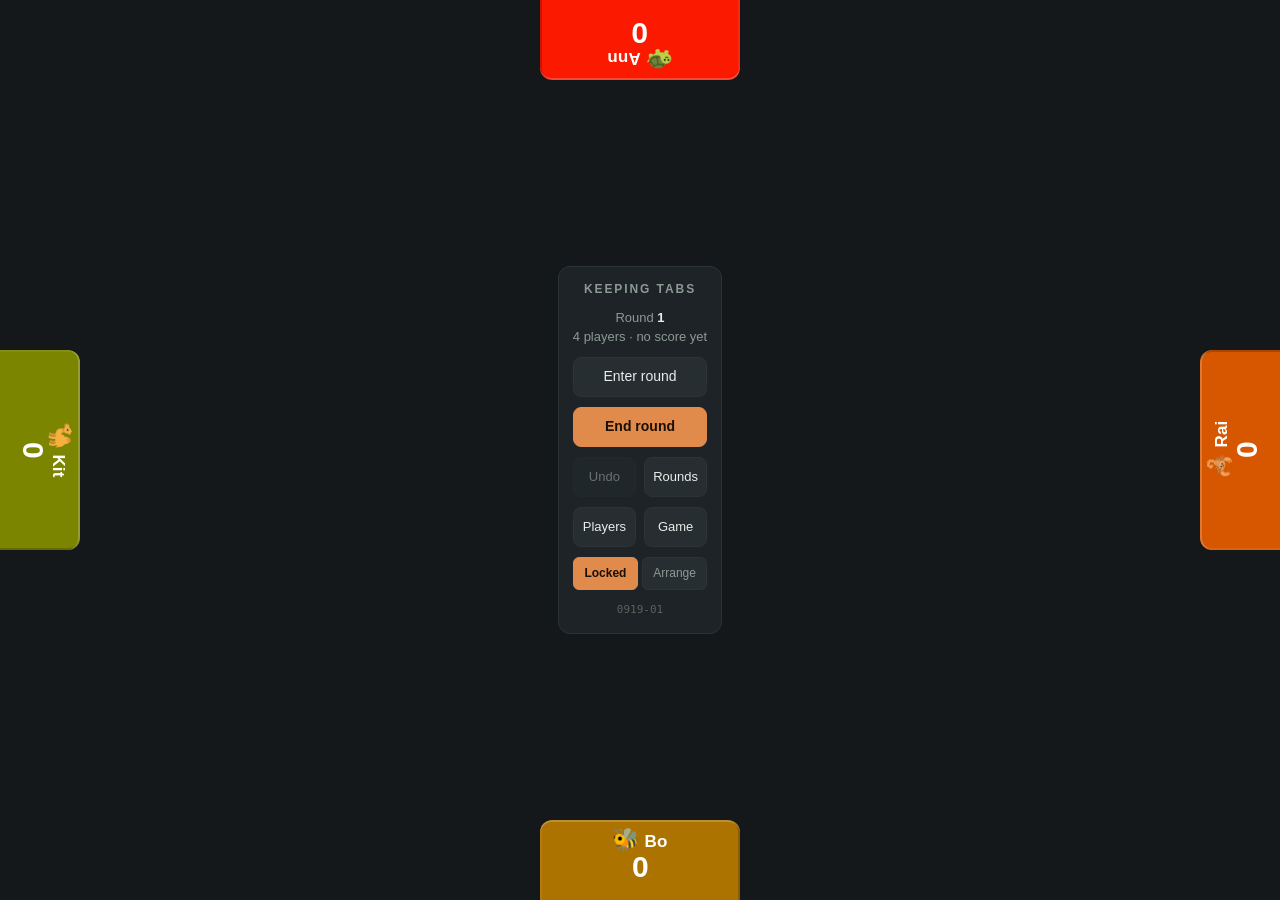
<file: index.html>
<!doctype html>
<html lang="en">
<head>
<meta charset="utf-8">
<meta name="viewport" content="width=device-width, initial-scale=1, viewport-fit=cover, maximum-scale=1, user-scalable=no">
<meta name="color-scheme" content="dark light">
<!-- apple-mobile-web-app-capable + viewport-fit=cover is what makes iOS
     report real safe-area insets in standalone; without it env() reads 0.
     The status bar is deliberately NOT black-translucent: translucent moves
     the viewport origin up under the status bar without growing its height,
     leaving an unpaintable black band along the bottom. -->
<meta name="apple-mobile-web-app-capable" content="yes">
<meta name="mobile-web-app-capable" content="yes">
<meta name="apple-mobile-web-app-status-bar-style" content="black">
<title>Keeping Tabs</title>
<!-- Two marks, because they are read at different sizes. favicon.ico
     carries no letters: at 16px a glyph is four grey pixels. Everything a
     launcher shows is big enough for initials, so those come from
     ref/appicon.svg, which is also where icon-192 and icon-512 come from
     when the manifest lands (#25).

     PNG rather than ICO or SVG: the most broadly compatible of the three,
     and one format means nothing for a browser to choose wrongly between.
     favicon.svg and favicon.ico stay in the repo as the sources these are
     cut from; neither is offered.

     iPadOS Safari used to show no icon here at all, because it scopes
     favicons to the ORIGIN and this app was a subpath of one whose root
     owned the icon (#58). Its own subdomain fixes that as a side effect —
     the reason for moving was storage isolation (#59). -->
<link rel="icon" type="image/png" sizes="48x48" href="icon-48.png">
<link rel="icon" type="image/png" sizes="32x32" href="icon-32.png">
<link rel="icon" type="image/png" sizes="16x16" href="icon-16.png">
<link rel="shortcut icon" href="icon-32.png">
<link rel="apple-touch-icon" href="apple-touch-icon.png">

<!-- og:image must be absolute. A relative path silently fails on most
     scrapers, which is a common way for a card to look broken with nothing
     visibly wrong in the markup. preview-square.png ships alongside for the
     clients that crop to 1:1 rather than letterbox. -->
<link rel="canonical" href="https://keepingtabs.zalgebar.com/">
<meta name="description" content="A tabletop scorekeeper where every player gets a tab on their own edge of the screen, turned to face their seat.">
<meta property="og:type" content="website">
<meta property="og:url" content="https://keepingtabs.zalgebar.com/">
<meta property="og:title" content="Keeping Tabs">
<meta property="og:description" content="A tabletop scorekeeper where every player gets a tab on their own edge of the screen, turned to face their seat.">
<meta property="og:image" content="https://keepingtabs.zalgebar.com/preview.png">
<meta property="og:image:width" content="1200">
<meta property="og:image:height" content="630">
<meta property="og:image:alt" content="Two overlapping tabs on a dark ground: a blue one reading Keeping, a red one in front reading Tabs.">
<meta name="twitter:card" content="summary_large_image">

<link rel="stylesheet" href="app.css">
</head>
<body>

<div id="probe"></div>
<div id="vp"></div>
<div id="stage">
  <div id="scrim"></div>
</div>

<div id="center">
  <div class="hub">
    <h1>Keeping Tabs</h1>
    <div class="lead" id="lead"></div>
    <button class="btn" id="roundentry">Enter round</button>
    <button class="btn primary" id="endRound">End round</button>
    <div class="btns">
      <button class="btn" id="undo">Undo</button>
      <button class="btn" id="rounds">Rounds</button>
    </div>
    <div class="btns">
      <button class="btn" id="manage">Players</button>
      <button class="btn" id="game">Game</button>
    </div>
    <div class="seg" id="arrange">
      <button data-arrange="off" aria-pressed="true">Locked</button>
      <button data-arrange="on" aria-pressed="false">Arrange</button>
    </div>
    <button class="tiny" id="diagToggle"></button>
    <div class="diagbox" id="diagbox"></div>
  </div>
</div>

<div id="sheet"></div>
<div id="emopop"></div>
<script src="app.js"></script>
</body>
</html>
</file>
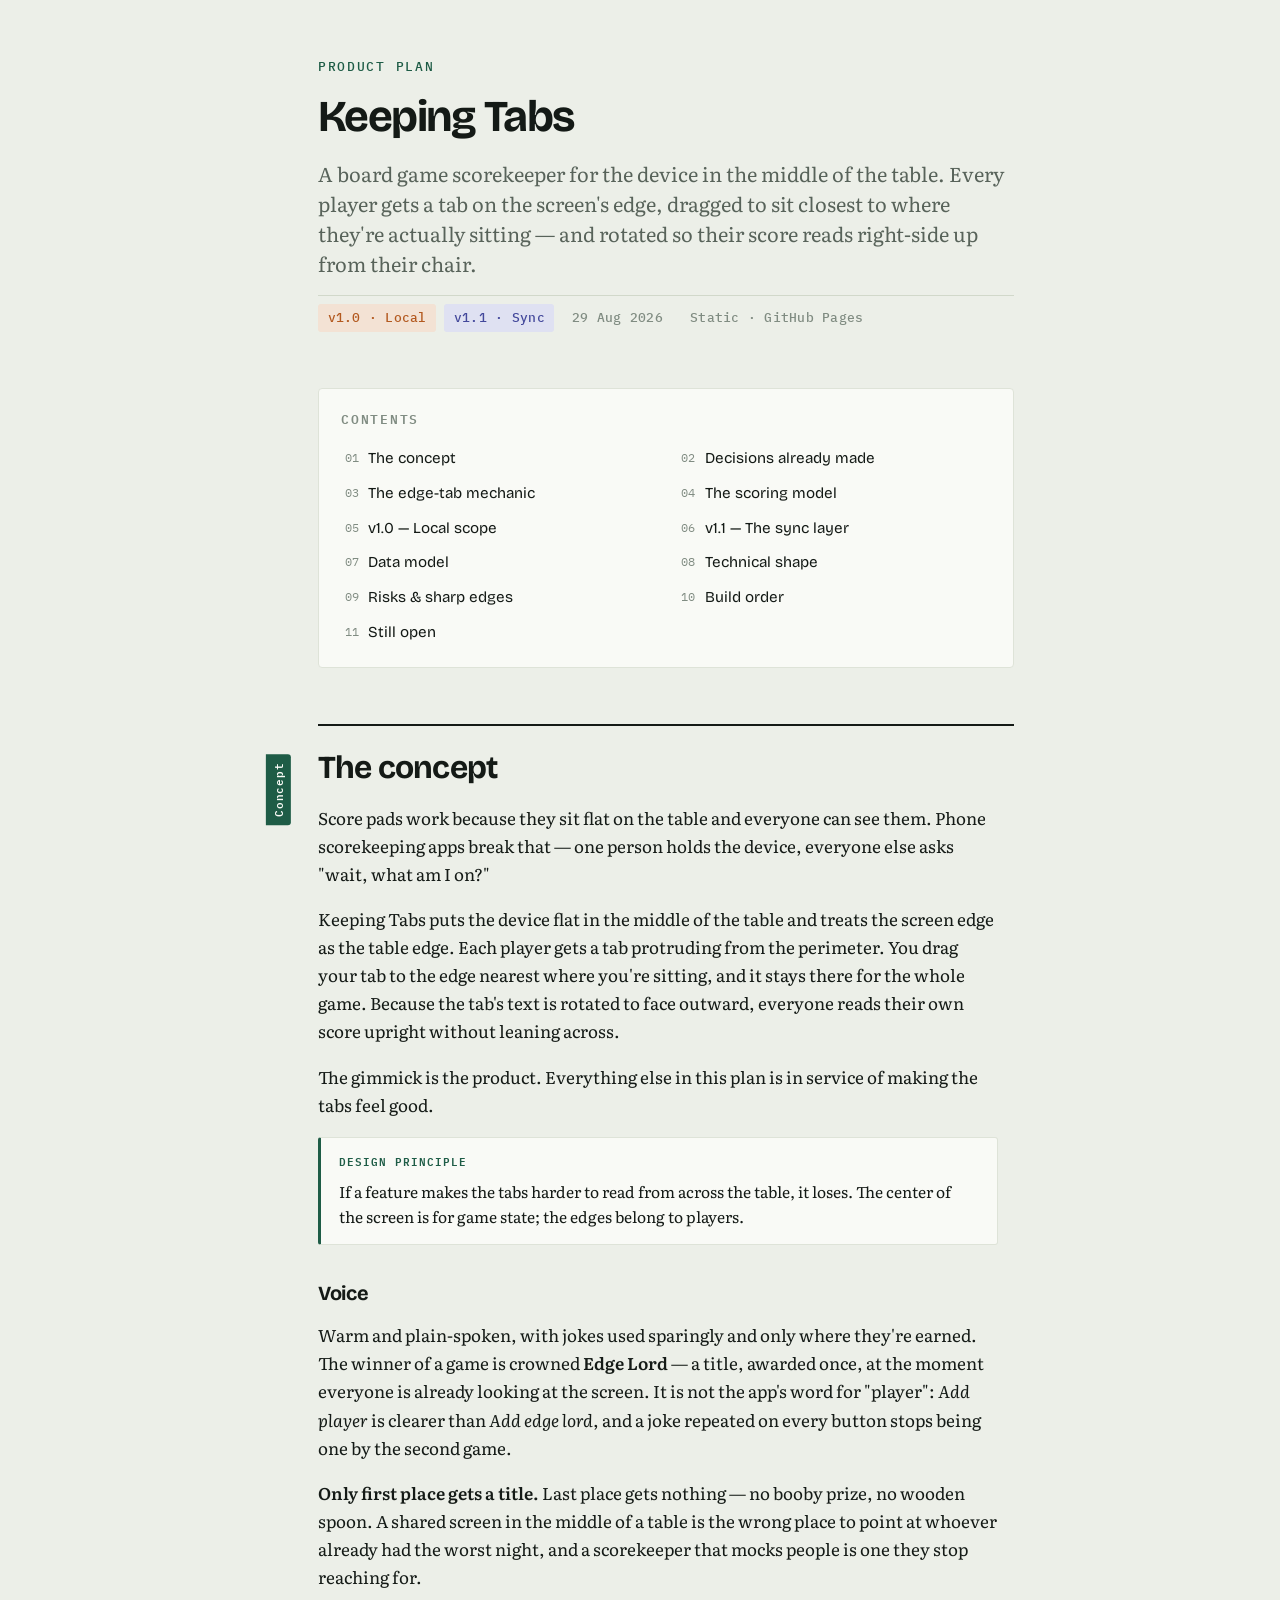
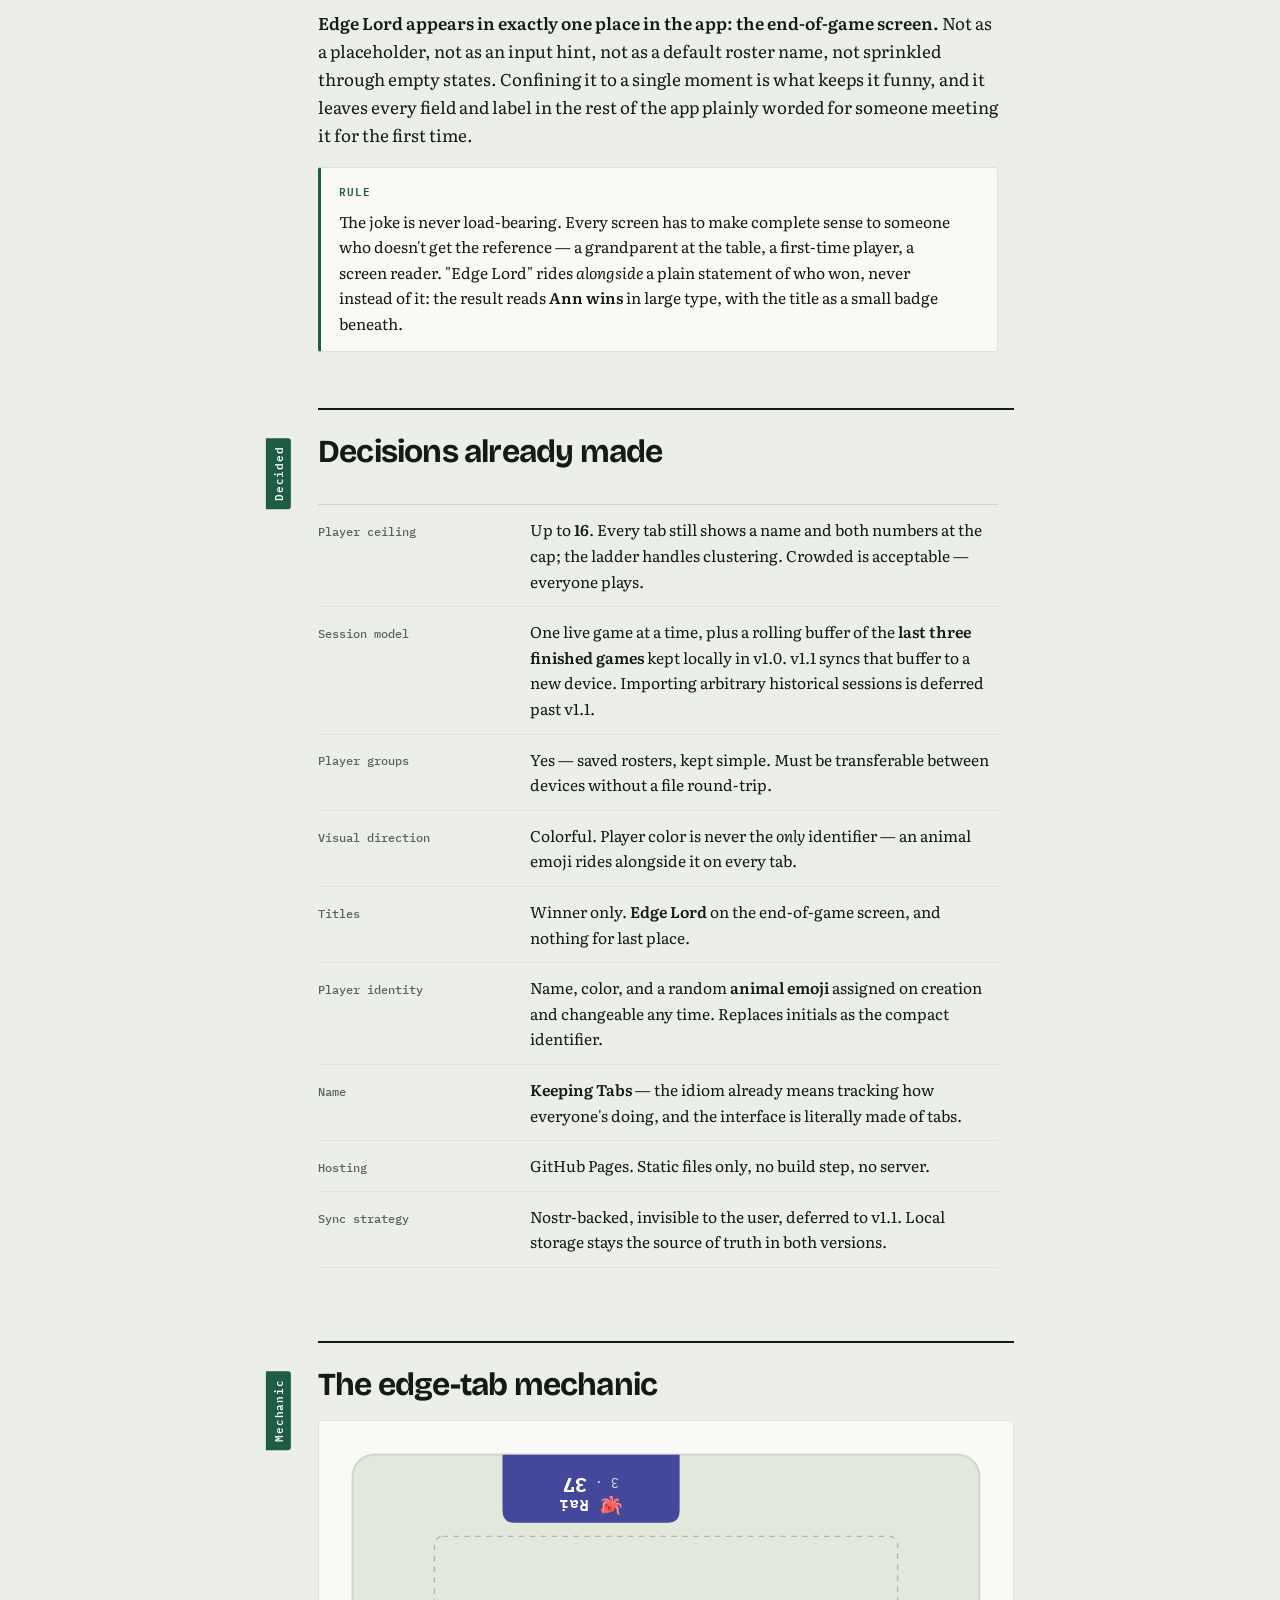
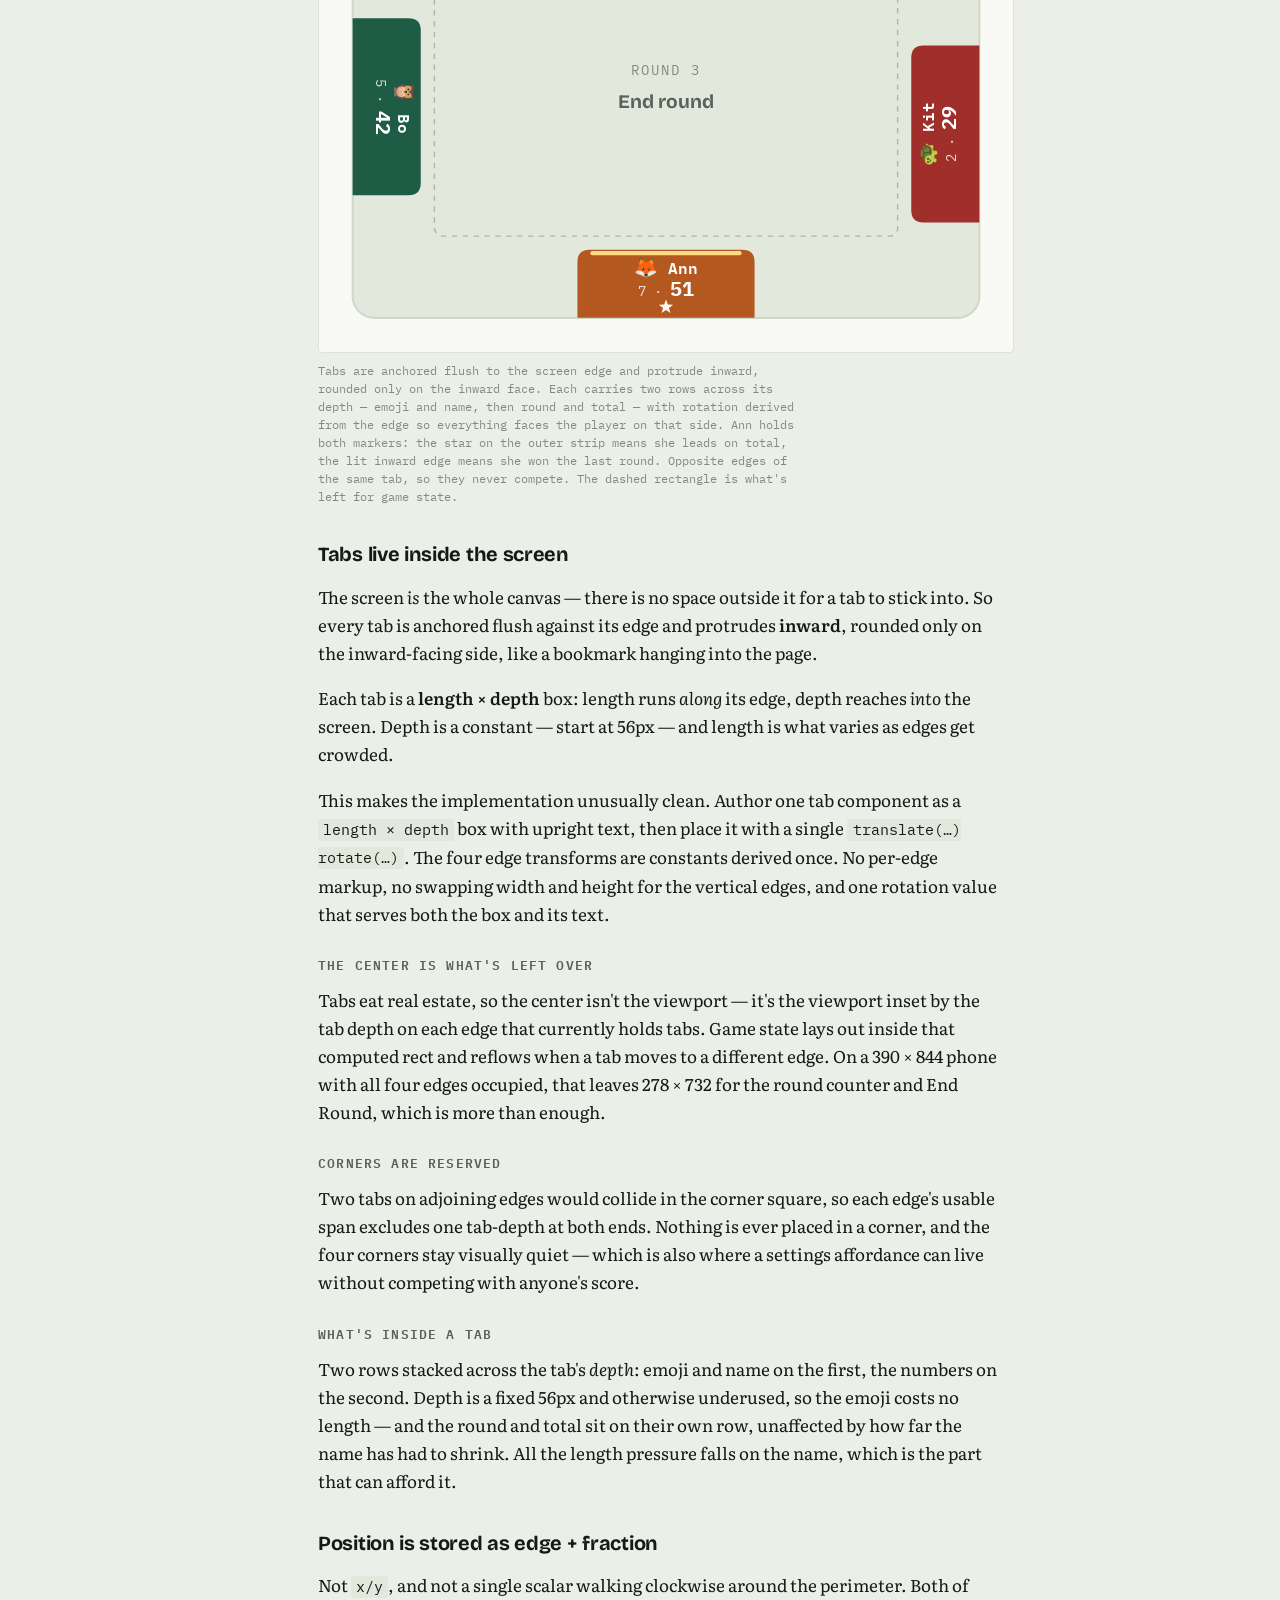
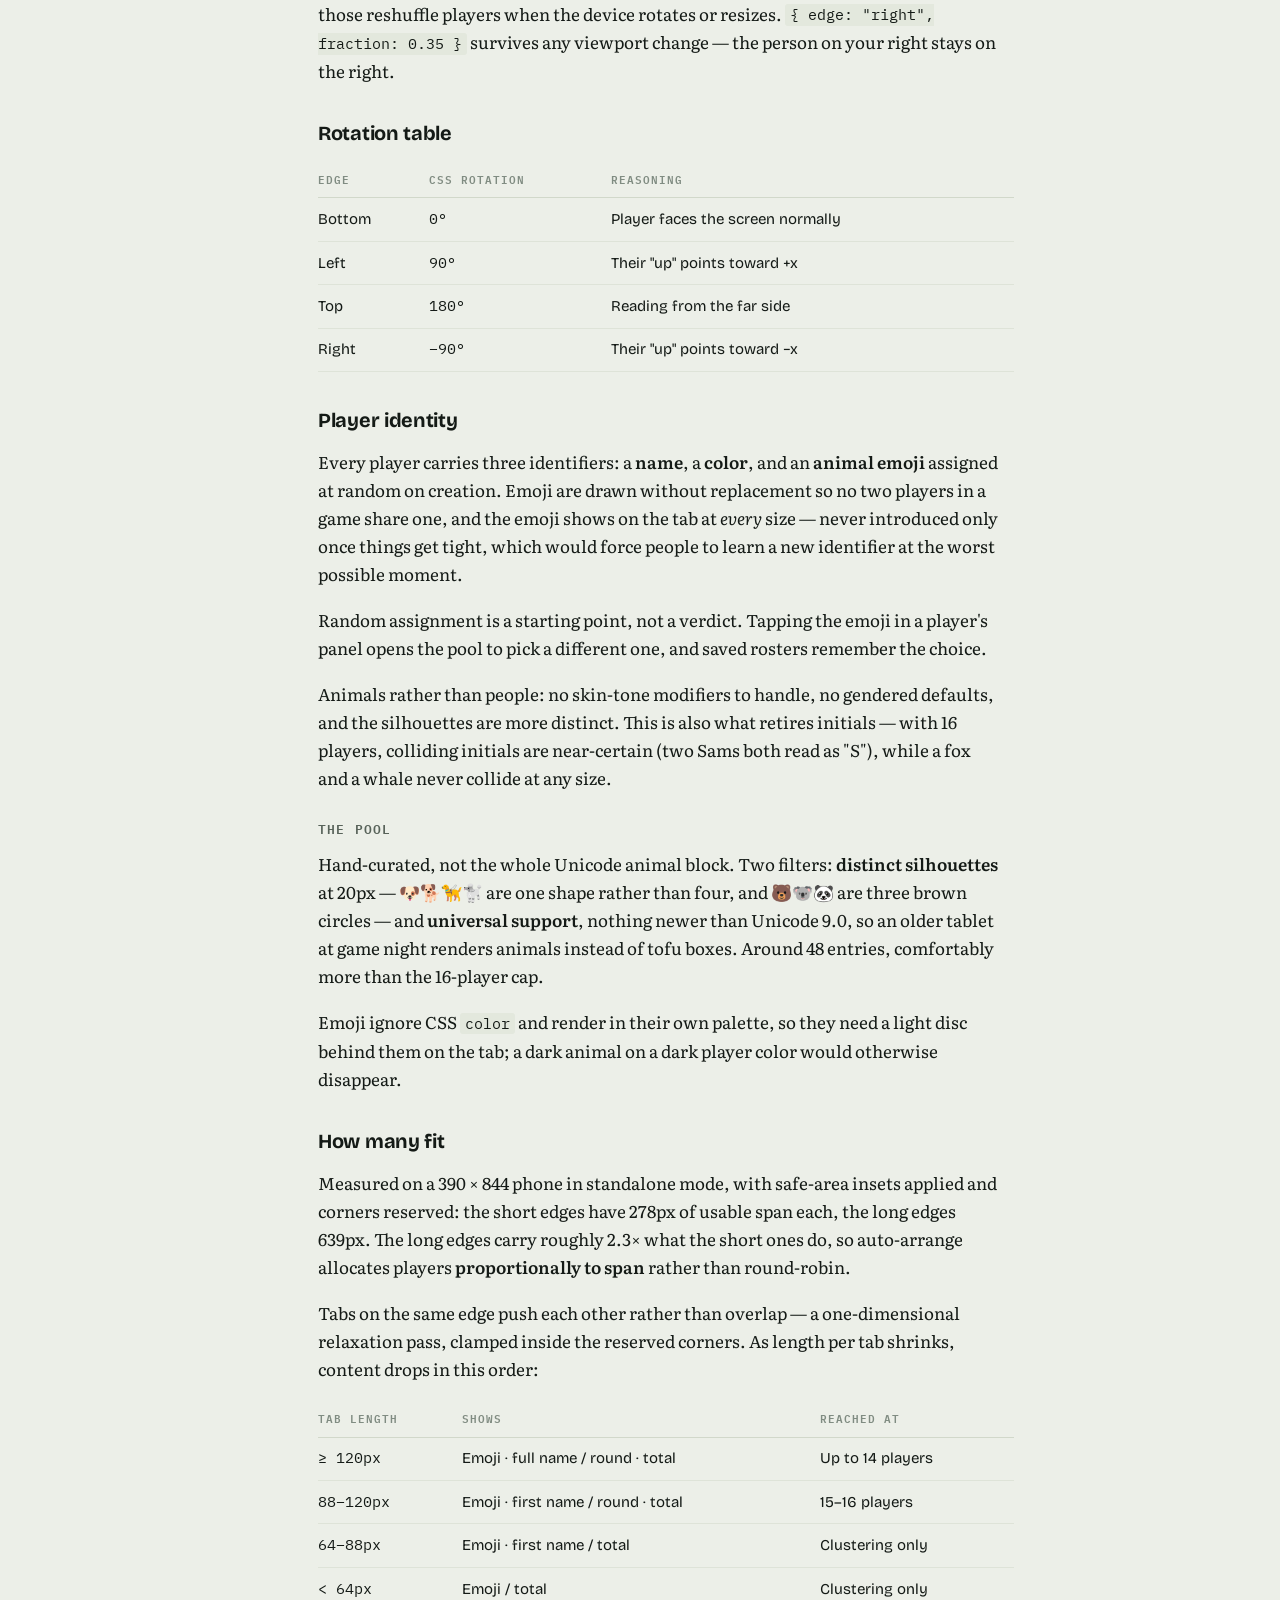
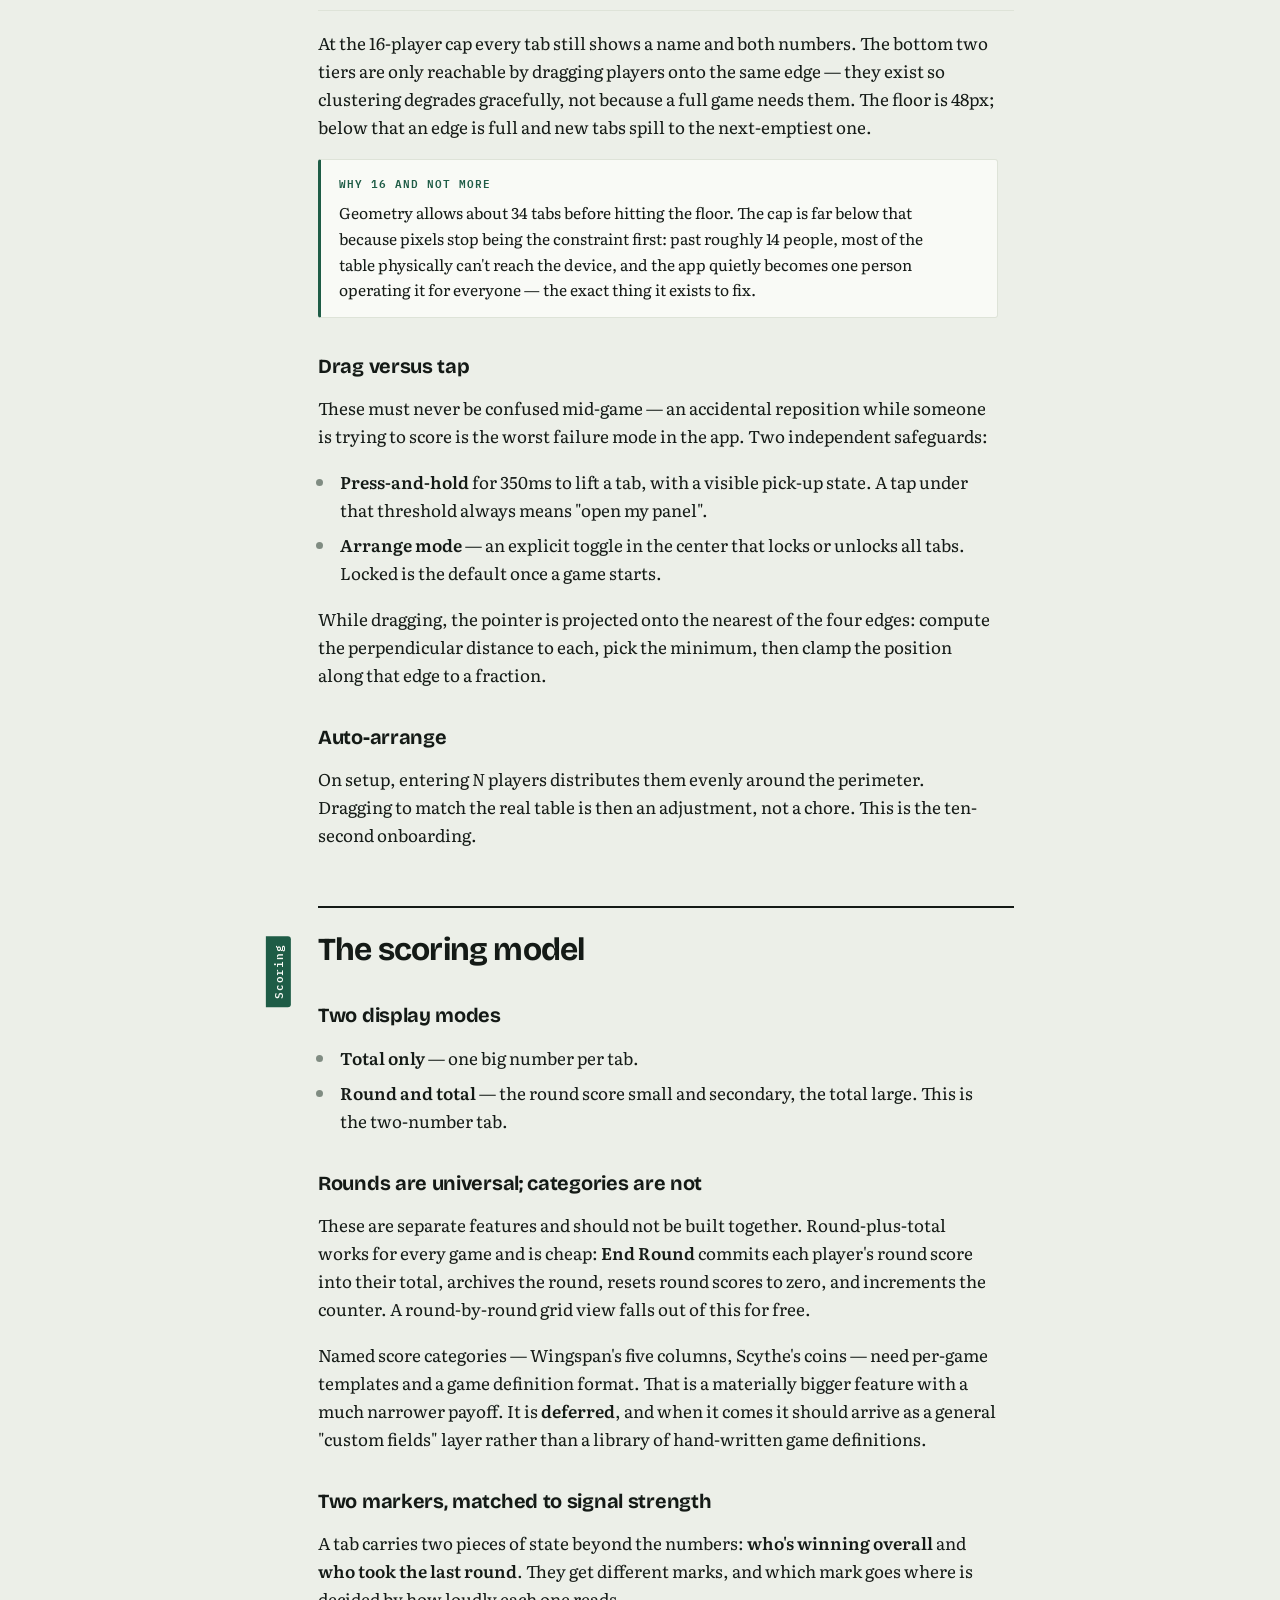
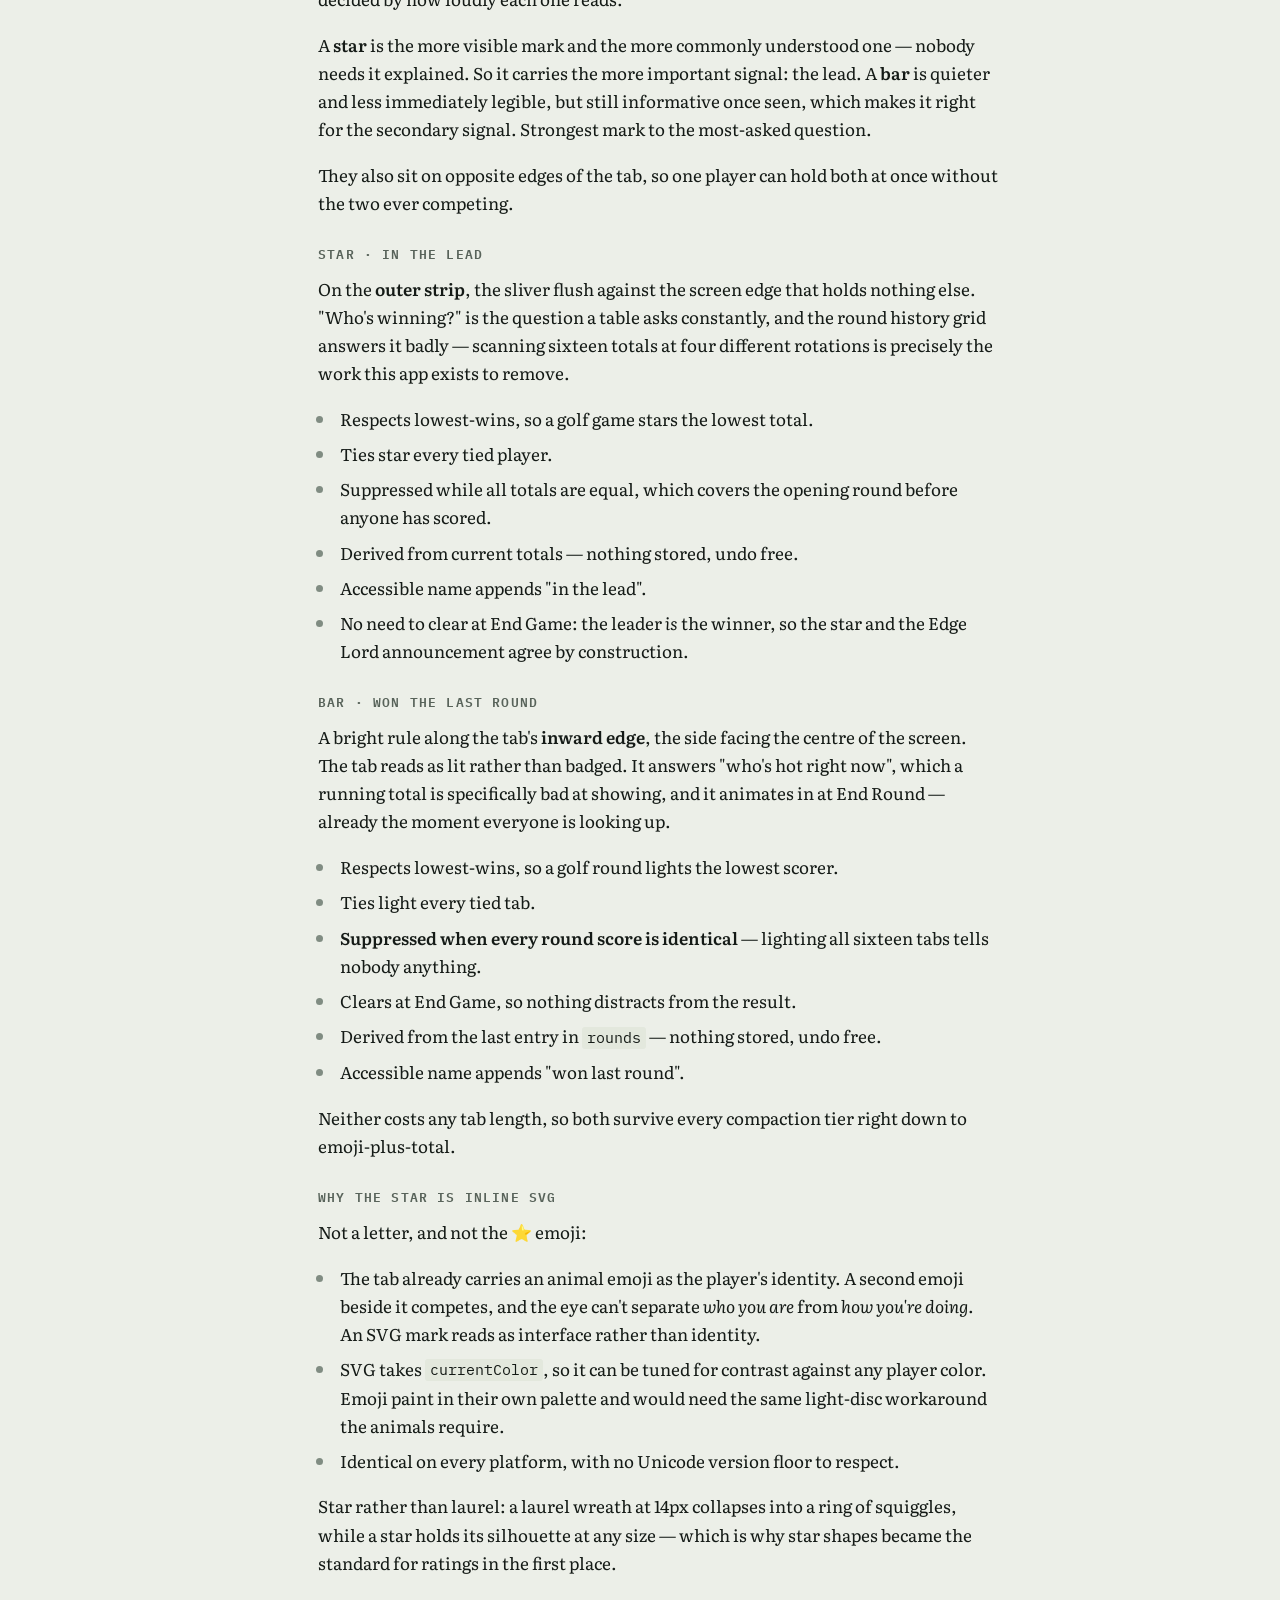
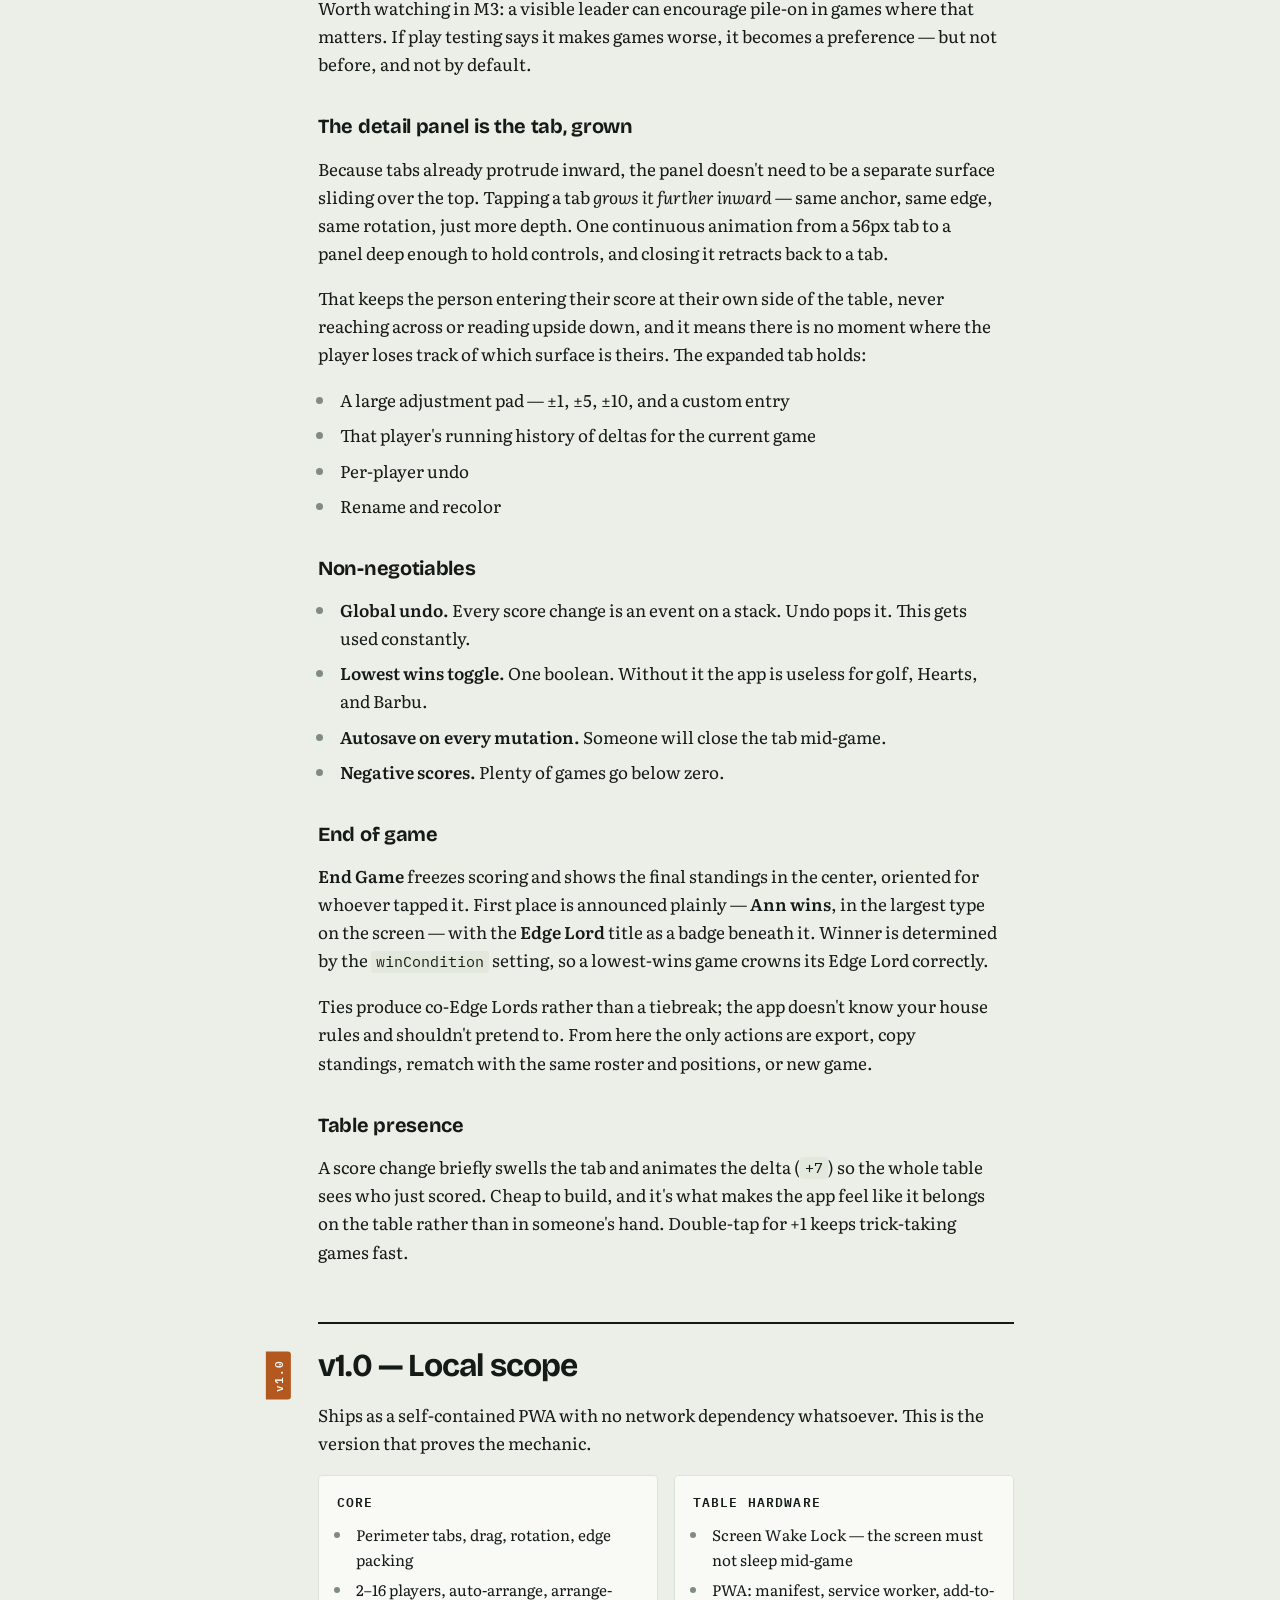
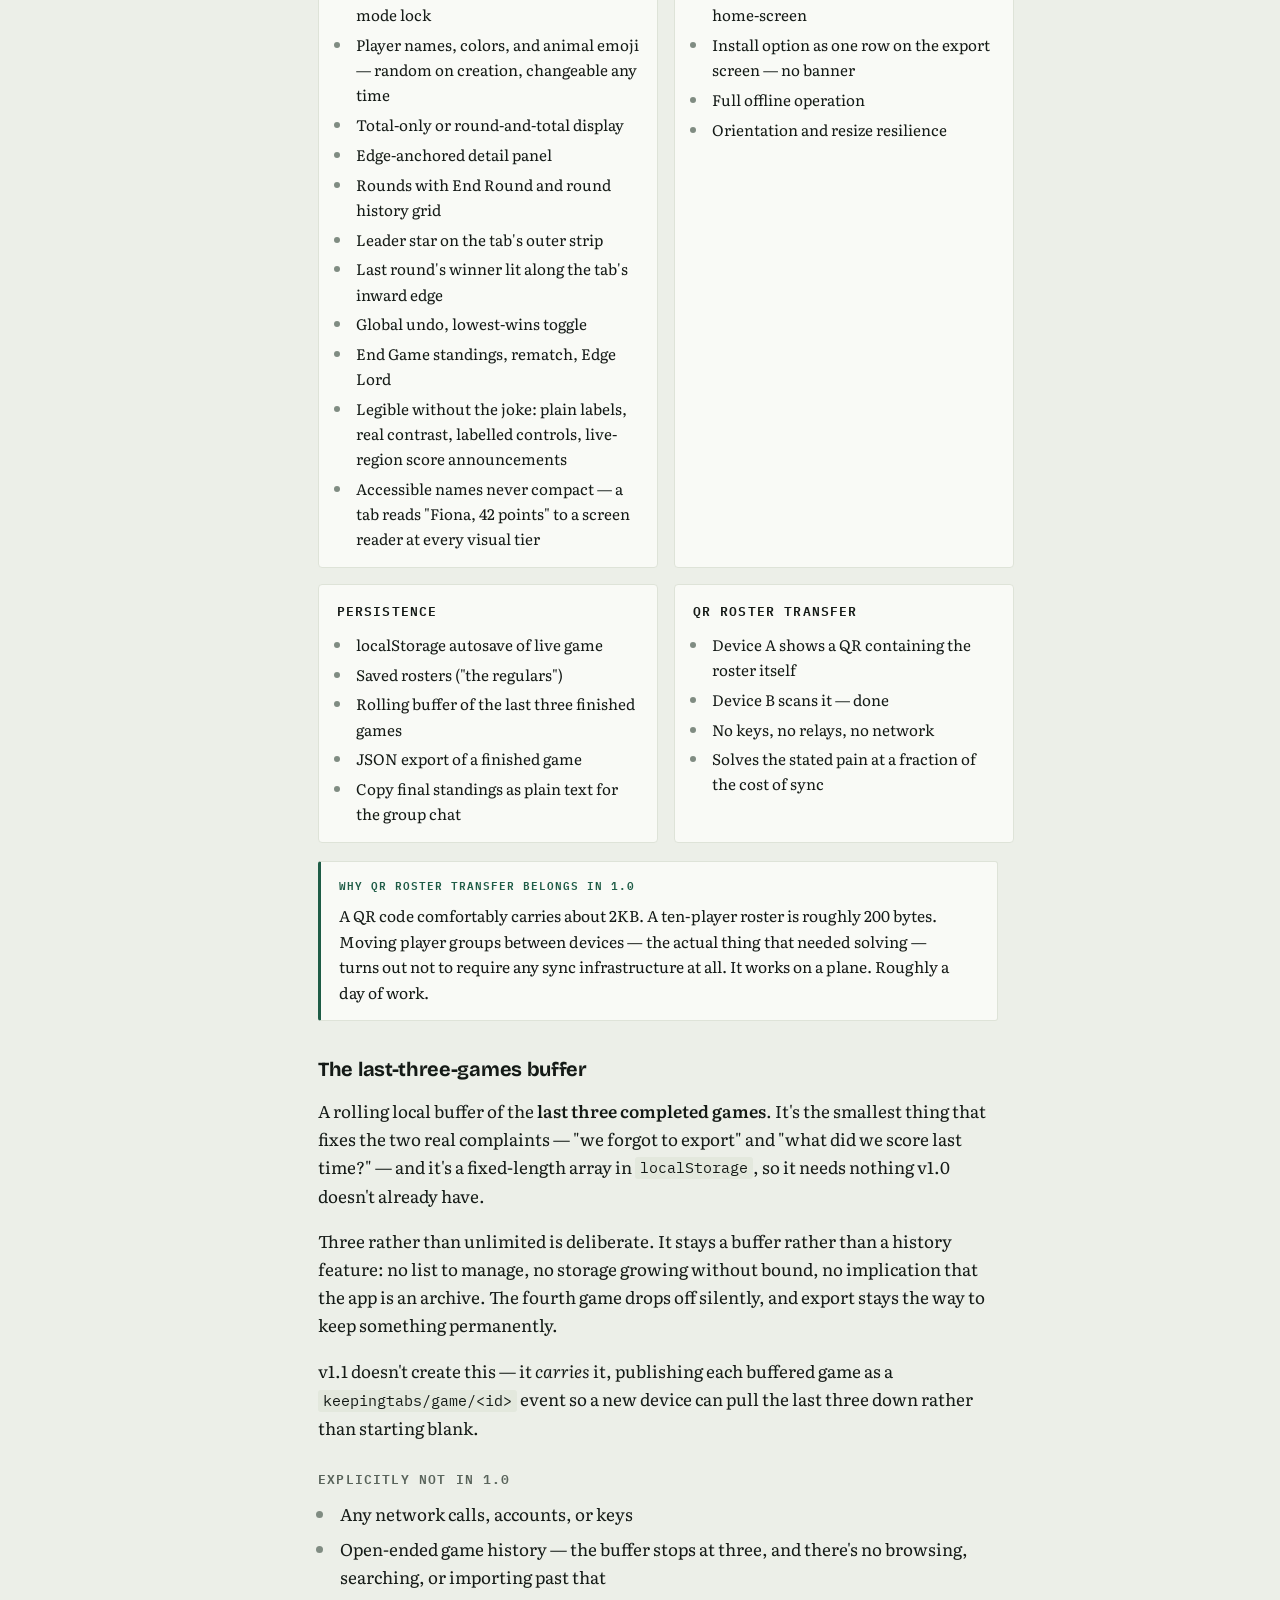
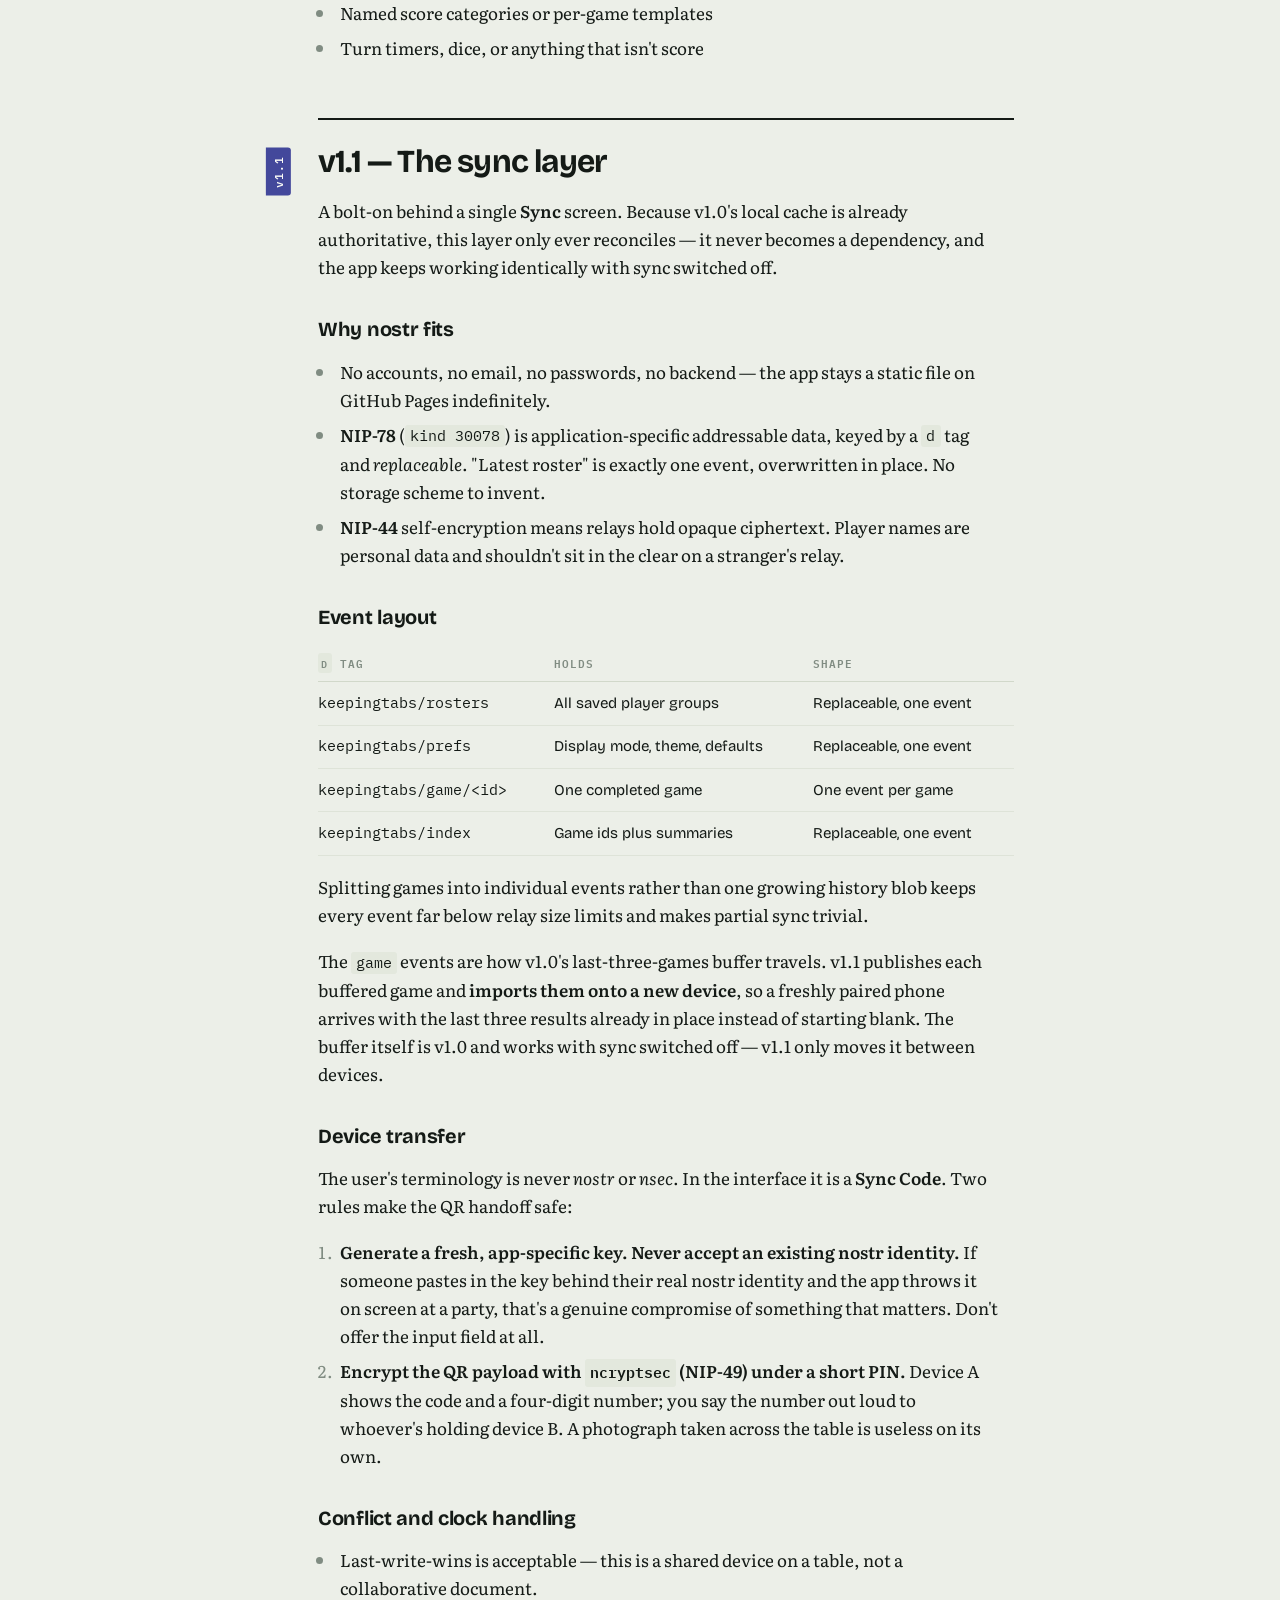
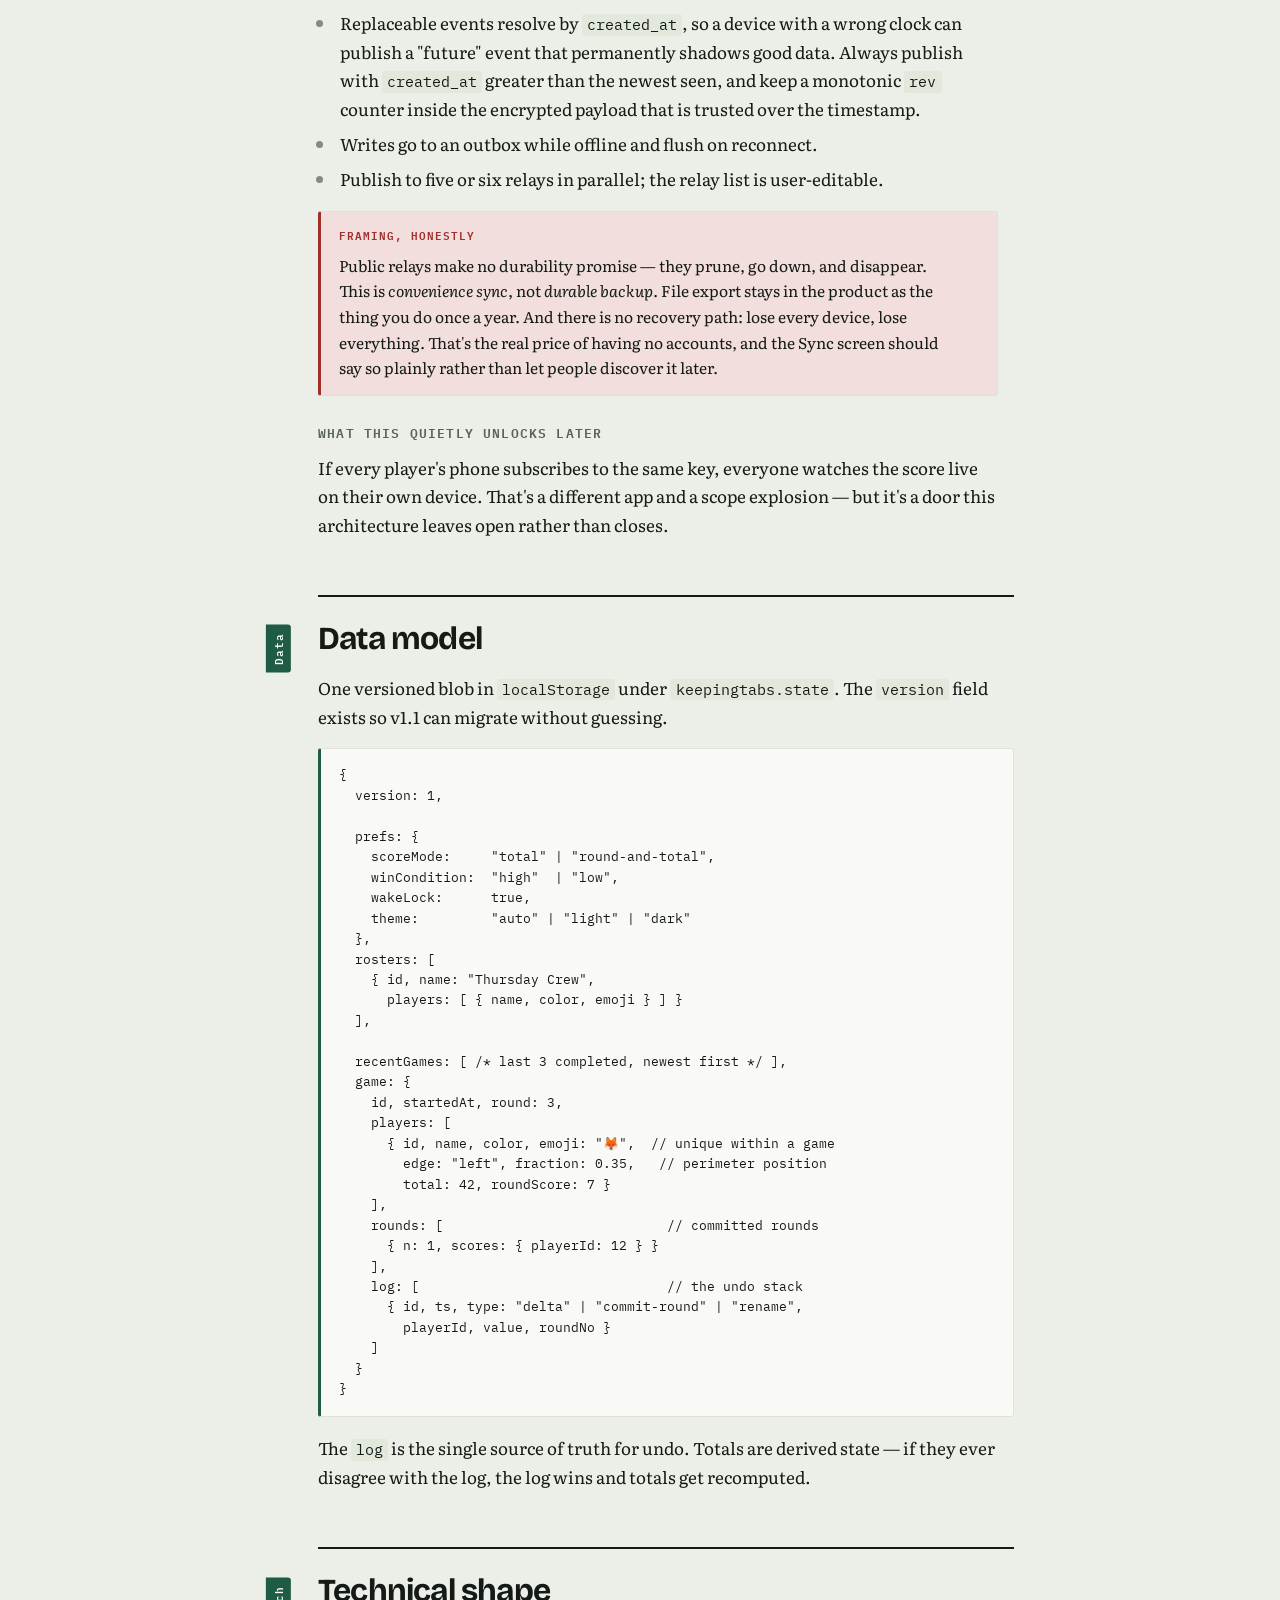
<file: PLAN.html>
<!doctype html>
<html lang="en">
<head>
<meta charset="utf-8">
<meta name="viewport" content="width=device-width, initial-scale=1">
<title>Keeping Tabs — Product Plan</title>
<link rel="preconnect" href="https://fonts.googleapis.com">
<link rel="preconnect" href="https://fonts.gstatic.com" crossorigin>
<link rel="stylesheet" href="https://fonts.googleapis.com/css2?family=Bricolage+Grotesque:opsz,wght@12..96,500;12..96,700&family=IBM+Plex+Mono:wght@400;500;600&family=Literata:ital,opsz,wght@0,7..72,400;0,7..72,600;1,7..72,400&display=swap">

<style>
  :root {
    /* light — score pad on a felt table */
    --ground:      #ECEFE8;
    --surface:     #F9FAF6;
    --surface-2:   #E3E8DD;
    --ink:         #141A16;
    --ink-muted:   #58635A;
    --ink-faint:   #808C82;
    --rule:        #D1D8CA;
    --rule-soft:   #DEE3D8;
    --felt:        #1E5C46;
    --felt-soft:   #DCE8E1;
    --now:         #B3591F;
    --now-soft:    #F3E2D4;
    --next:        #43489B;
    --next-soft:   #DFE1F2;
    --flag:        #A02F2C;
    --flag-soft:   #F2DEDC;

    --step--1: 0.8125rem;
    --step-0:  1.0625rem;
    --step-1:  1.25rem;
    --step-2:  1.5rem;
    --step-3:  2rem;
    --step-4:  2.75rem;

    --measure: 68ch;
    --gutter: 3.25rem;

    --sans: "Bricolage Grotesque", "Helvetica Neue", Arial, sans-serif;
    --serif: "Literata", Georgia, "Times New Roman", serif;
    --mono: "IBM Plex Mono", ui-monospace, "SF Mono", Menlo, monospace;
  }

  @media (prefers-color-scheme: dark) {
    :root:not([data-theme="light"]) {
      --ground:    #12160F;
      --surface:   #1A1F1B;
      --surface-2: #232A24;
      --ink:       #E9EEE7;
      --ink-muted: #96A198;
      --ink-faint: #74806F;
      --rule:      #2E362F;
      --rule-soft: #252C26;
      --felt:      #63C39B;
      --felt-soft: #1B3129;
      --now:       #E28C55;
      --now-soft:  #35251A;
      --next:      #9095E4;
      --next-soft: #23253F;
      --flag:      #E4807B;
      --flag-soft: #38211F;
    }
  }

  :root[data-theme="dark"] {
    --ground:    #12160F;
    --surface:   #1A1F1B;
    --surface-2: #232A24;
    --ink:       #E9EEE7;
    --ink-muted: #96A198;
    --ink-faint: #74806F;
    --rule:      #2E362F;
    --rule-soft: #252C26;
    --felt:      #63C39B;
    --felt-soft: #1B3129;
    --now:       #E28C55;
    --now-soft:  #35251A;
    --next:      #9095E4;
    --next-soft: #23253F;
    --flag:      #E4807B;
    --flag-soft: #38211F;
  }

  * { box-sizing: border-box; }

  body {
    background: var(--ground);
    color: var(--ink);
    font-family: var(--serif);
    font-size: var(--step-0);
    line-height: 1.65;
    -webkit-font-smoothing: antialiased;
    margin: 0;
    padding: 0;
  }

  .page {
    max-width: calc(var(--measure) + var(--gutter) + 4rem);
    margin: 0 auto;
    padding: 3.5rem 1.5rem 6rem;
    display: flex;
    flex-direction: column;
    gap: 3.5rem;
  }

  @media (min-width: 60rem) {
    .page { padding-left: calc(1.5rem + var(--gutter)); }
  }

  /* ---------- masthead ---------- */

  .masthead { display: flex; flex-direction: column; gap: 1.1rem; }

  .eyebrow {
    font-family: var(--mono);
    font-size: var(--step--1);
    font-weight: 500;
    letter-spacing: 0.13em;
    text-transform: uppercase;
    color: var(--felt);
    margin: 0;
  }

  h1 {
    font-family: var(--sans);
    font-weight: 700;
    font-size: var(--step-4);
    line-height: 1.02;
    letter-spacing: -0.035em;
    text-wrap: balance;
    margin: 0;
  }

  .deck {
    font-size: var(--step-1);
    line-height: 1.5;
    color: var(--ink-muted);
    max-width: 60ch;
    margin: 0;
  }

  .meta {
    display: flex;
    flex-wrap: wrap;
    gap: 0.5rem;
    align-items: center;
    font-family: var(--mono);
    font-size: var(--step--1);
    padding-top: 0.5rem;
    border-top: 1px solid var(--rule);
  }

  .chip {
    display: inline-flex;
    align-items: center;
    gap: 0.4rem;
    padding: 0.2rem 0.6rem;
    border-radius: 3px;
    font-weight: 500;
    letter-spacing: 0.02em;
  }
  .chip.now  { background: var(--now-soft);  color: var(--now); }
  .chip.next { background: var(--next-soft); color: var(--next); }
  .chip.plain { color: var(--ink-faint); }

  /* ---------- contents ---------- */

  .contents {
    background: var(--surface);
    border: 1px solid var(--rule-soft);
    border-radius: 4px;
    padding: 1.25rem 1.4rem;
  }
  .contents h2 {
    font-family: var(--mono);
    font-size: var(--step--1);
    font-weight: 600;
    letter-spacing: 0.13em;
    text-transform: uppercase;
    color: var(--ink-faint);
    margin: 0 0 0.85rem;
  }
  .contents ol {
    margin: 0;
    padding: 0;
    list-style: none;
    display: grid;
    grid-template-columns: repeat(auto-fill, minmax(15rem, 1fr));
    gap: 0.3rem 1.5rem;
    counter-reset: toc;
  }
  .contents li { counter-increment: toc; }
  .contents a {
    font-family: var(--sans);
    font-size: 0.95rem;
    color: var(--ink);
    text-decoration: none;
    display: flex;
    gap: 0.6rem;
    padding: 0.15rem 0;
  }
  .contents a::before {
    content: counter(toc, decimal-leading-zero);
    font-family: var(--mono);
    font-size: 0.75rem;
    color: var(--ink-faint);
    padding-top: 0.18em;
  }
  .contents a:hover { color: var(--felt); }

  /* ---------- sections ---------- */

  section { position: relative; display: flex; flex-direction: column; gap: 1.1rem; }

  section > h2 {
    font-family: var(--sans);
    font-weight: 700;
    font-size: var(--step-3);
    line-height: 1.12;
    letter-spacing: -0.025em;
    text-wrap: balance;
    margin: 0;
    padding-top: 1.5rem;
    border-top: 2px solid var(--ink);
  }

  /* the edge-tab motif: a small tab protruding into the left gutter,
     echoing the product's own mechanic */
  .tab {
    font-family: var(--mono);
    font-size: 0.7rem;
    font-weight: 600;
    letter-spacing: 0.08em;
    color: var(--surface);
    background: var(--felt);
    padding: 0.2rem 0.5rem;
    border-radius: 3px;
    align-self: flex-start;
    margin-bottom: -0.4rem;
  }
  .tab.now  { background: var(--now); }
  .tab.next { background: var(--next); }

  @media (min-width: 60rem) {
    .tab {
      position: absolute;
      left: calc(-1 * var(--gutter));
      top: 1.9rem;
      margin: 0;
      border-radius: 3px 0 0 3px;
      writing-mode: vertical-rl;
      transform: rotate(180deg);
      padding: 0.5rem 0.2rem;
    }
  }

  h3 {
    font-family: var(--sans);
    font-weight: 700;
    font-size: var(--step-1);
    letter-spacing: -0.015em;
    margin: 0.9rem 0 -0.4rem;
  }

  h4 {
    font-family: var(--mono);
    font-size: var(--step--1);
    font-weight: 600;
    letter-spacing: 0.09em;
    text-transform: uppercase;
    color: var(--ink-muted);
    margin: 0.6rem 0 -0.5rem;
  }

  p { margin: 0; max-width: var(--measure); }

  a { color: var(--felt); }

  ul, ol.body-list {
    margin: 0;
    padding-left: 1.15rem;
    max-width: var(--measure);
    display: flex;
    flex-direction: column;
    gap: 0.45rem;
  }
  li { padding-left: 0.2rem; }
  li::marker { color: var(--ink-faint); }

  strong { font-weight: 600; }
  em { font-style: italic; }

  code {
    font-family: var(--mono);
    font-size: 0.88em;
    background: var(--surface-2);
    padding: 0.1em 0.35em;
    border-radius: 3px;
  }

  pre {
    font-family: var(--mono);
    font-size: 0.8rem;
    line-height: 1.6;
    background: var(--surface);
    border: 1px solid var(--rule-soft);
    border-left: 3px solid var(--felt);
    border-radius: 3px;
    padding: 1rem 1.1rem;
    margin: 0;
    overflow-x: auto;
  }
  pre code { background: none; padding: 0; font-size: inherit; }

  /* ---------- tables ---------- */

  .table-wrap { overflow-x: auto; }

  table {
    border-collapse: collapse;
    width: 100%;
    min-width: 30rem;
    font-family: var(--sans);
    font-size: 0.94rem;
  }
  th, td {
    text-align: left;
    padding: 0.55rem 0.9rem 0.55rem 0;
    border-bottom: 1px solid var(--rule-soft);
    vertical-align: top;
  }
  th {
    font-family: var(--mono);
    font-size: 0.7rem;
    font-weight: 600;
    letter-spacing: 0.09em;
    text-transform: uppercase;
    color: var(--ink-faint);
    border-bottom: 1px solid var(--rule);
    white-space: nowrap;
  }
  td.num, th.num { font-family: var(--mono); font-variant-numeric: tabular-nums; white-space: nowrap; }

  /* ---------- callouts ---------- */

  .note {
    background: var(--surface);
    border: 1px solid var(--rule-soft);
    border-left: 3px solid var(--felt);
    border-radius: 3px;
    padding: 0.9rem 1.1rem;
    display: flex;
    flex-direction: column;
    gap: 0.5rem;
    max-width: var(--measure);
  }
  .note.risk { border-left-color: var(--flag); background: var(--flag-soft); }
  .note .label {
    font-family: var(--mono);
    font-size: 0.7rem;
    font-weight: 600;
    letter-spacing: 0.09em;
    text-transform: uppercase;
    color: var(--felt);
  }
  .note.risk .label { color: var(--flag); }
  .note p { font-size: 0.97rem; }

  /* ---------- scope cards ---------- */

  .scope {
    display: grid;
    grid-template-columns: repeat(auto-fit, minmax(16rem, 1fr));
    gap: 1rem;
  }
  .scope-card {
    background: var(--surface);
    border: 1px solid var(--rule-soft);
    border-radius: 4px;
    padding: 1rem 1.1rem;
    display: flex;
    flex-direction: column;
    gap: 0.55rem;
  }
  .scope-card h4 { margin: 0; color: var(--ink); }
  .scope-card ul { padding-left: 1rem; gap: 0.3rem; font-size: 0.95rem; }

  /* ---------- milestones ---------- */

  .milestones { display: flex; flex-direction: column; gap: 0; max-width: var(--measure); }
  .ms {
    display: grid;
    grid-template-columns: 3.5rem 1fr;
    gap: 0 1rem;
    padding: 0.85rem 0;
    border-bottom: 1px solid var(--rule-soft);
  }
  .ms:first-child { border-top: 1px solid var(--rule); }
  .ms-id {
    font-family: var(--mono);
    font-size: 0.78rem;
    font-weight: 600;
    color: var(--now);
    padding-top: 0.25em;
  }
  .ms.b .ms-id { color: var(--next); }
  .ms-body { display: flex; flex-direction: column; gap: 0.2rem; }
  .ms-title { font-family: var(--sans); font-weight: 700; font-size: 1rem; }
  .ms-desc { font-size: 0.95rem; color: var(--ink-muted); line-height: 1.5; }

  /* ---------- diagram ---------- */

  figure { margin: 0; display: flex; flex-direction: column; gap: 0.6rem; }
  figure svg { width: 100%; height: auto; display: block; }
  .fig-frame {
    background: var(--surface);
    border: 1px solid var(--rule-soft);
    border-radius: 4px;
    padding: 1.25rem;
  }
  figcaption {
    font-family: var(--mono);
    font-size: 0.75rem;
    line-height: 1.5;
    color: var(--ink-faint);
    max-width: var(--measure);
  }

  /* ---------- decisions ---------- */

  .decisions { display: flex; flex-direction: column; gap: 0; max-width: var(--measure); }
  .dec {
    display: grid;
    grid-template-columns: minmax(8rem, 12rem) 1fr;
    gap: 0.15rem 1.25rem;
    padding: 0.75rem 0;
    border-bottom: 1px solid var(--rule-soft);
  }
  .dec:first-child { border-top: 1px solid var(--rule); }
  .dec dt {
    font-family: var(--mono);
    font-size: 0.78rem;
    font-weight: 500;
    color: var(--ink-muted);
    padding-top: 0.3em;
  }
  .dec dd { margin: 0; font-size: 0.97rem; }

  @media (max-width: 34rem) {
    .dec { grid-template-columns: 1fr; }
    .dec dt { padding-top: 0; }
  }

  a:focus-visible, .contents a:focus-visible {
    outline: 2px solid var(--felt);
    outline-offset: 3px;
    border-radius: 2px;
  }

  @media (prefers-reduced-motion: reduce) {
    * { animation: none !important; transition: none !important; }
  }
</style>
</head>
<body>

<div class="page">

  <header class="masthead">
    <p class="eyebrow">Product plan</p>
    <h1>Keeping Tabs</h1>
    <p class="deck">A board game scorekeeper for the device in the middle of the table. Every player gets a tab on the screen's edge, dragged to sit closest to where they're actually sitting — and rotated so their score reads right-side up from their chair.</p>
    <div class="meta">
      <span class="chip now">v1.0 · Local</span>
      <span class="chip next">v1.1 · Sync</span>
      <span class="chip plain">29 Aug 2026</span>
      <span class="chip plain">Static · GitHub Pages</span>
    </div>
  </header>

  <nav class="contents">
    <h2>Contents</h2>
    <ol>
      <li><a href="#concept">The concept</a></li>
      <li><a href="#decided">Decisions already made</a></li>
      <li><a href="#mechanic">The edge-tab mechanic</a></li>
      <li><a href="#scoring">The scoring model</a></li>
      <li><a href="#v10">v1.0 — Local scope</a></li>
      <li><a href="#v11">v1.1 — The sync layer</a></li>
      <li><a href="#data">Data model</a></li>
      <li><a href="#tech">Technical shape</a></li>
      <li><a href="#risks">Risks &amp; sharp edges</a></li>
      <li><a href="#build">Build order</a></li>
      <li><a href="#open">Still open</a></li>
    </ol>
  </nav>

  <section id="concept">
    <span class="tab">Concept</span>
    <h2>The concept</h2>
    <p>Score pads work because they sit flat on the table and everyone can see them. Phone scorekeeping apps break that — one person holds the device, everyone else asks "wait, what am I on?"</p>
    <p>Keeping Tabs puts the device flat in the middle of the table and treats the screen edge as the table edge. Each player gets a tab protruding from the perimeter. You drag your tab to the edge nearest where you're sitting, and it stays there for the whole game. Because the tab's text is rotated to face outward, everyone reads their own score upright without leaning across.</p>
    <p>The gimmick is the product. Everything else in this plan is in service of making the tabs feel good.</p>
    <div class="note">
      <span class="label">Design principle</span>
      <p>If a feature makes the tabs harder to read from across the table, it loses. The center of the screen is for game state; the edges belong to players.</p>
    </div>

    <h3>Voice</h3>
    <p>Warm and plain-spoken, with jokes used sparingly and only where they're earned. The winner of a game is crowned <strong>Edge Lord</strong> — a title, awarded once, at the moment everyone is already looking at the screen. It is not the app's word for "player": <em>Add player</em> is clearer than <em>Add edge lord</em>, and a joke repeated on every button stops being one by the second game.</p>
    <p><strong>Only first place gets a title.</strong> Last place gets nothing — no booby prize, no wooden spoon. A shared screen in the middle of a table is the wrong place to point at whoever already had the worst night, and a scorekeeper that mocks people is one they stop reaching for.</p>
    <p><strong>Edge Lord appears in exactly one place in the app: the end-of-game screen.</strong> Not as a placeholder, not as an input hint, not as a default roster name, not sprinkled through empty states. Confining it to a single moment is what keeps it funny, and it leaves every field and label in the rest of the app plainly worded for someone meeting it for the first time.</p>

    <div class="note">
      <span class="label">Rule</span>
      <p>The joke is never load-bearing. Every screen has to make complete sense to someone who doesn't get the reference — a grandparent at the table, a first-time player, a screen reader. "Edge Lord" rides <em>alongside</em> a plain statement of who won, never instead of it: the result reads <strong>Ann wins</strong> in large type, with the title as a small badge beneath.</p>
    </div>
  </section>

  <section id="decided">
    <span class="tab">Decided</span>
    <h2>Decisions already made</h2>
    <dl class="decisions">
      <div class="dec">
        <dt>Player ceiling</dt>
        <dd>Up to <strong>16</strong>. Every tab still shows a name and both numbers at the cap; the ladder handles clustering. Crowded is acceptable — everyone plays.</dd>
      </div>
      <div class="dec">
        <dt>Session model</dt>
        <dd>One live game at a time, plus a rolling buffer of the <strong>last three finished games</strong> kept locally in v1.0. v1.1 syncs that buffer to a new device. Importing arbitrary historical sessions is deferred past v1.1.</dd>
      </div>
      <div class="dec">
        <dt>Player groups</dt>
        <dd>Yes — saved rosters, kept simple. Must be transferable between devices without a file round-trip.</dd>
      </div>
      <div class="dec">
        <dt>Visual direction</dt>
        <dd>Colorful. Player color is never the <em>only</em> identifier — an animal emoji rides alongside it on every tab.</dd>
      </div>
      <div class="dec">
        <dt>Titles</dt>
        <dd>Winner only. <strong>Edge Lord</strong> on the end-of-game screen, and nothing for last place.</dd>
      </div>
      <div class="dec">
        <dt>Player identity</dt>
        <dd>Name, color, and a random <strong>animal emoji</strong> assigned on creation and changeable any time. Replaces initials as the compact identifier.</dd>
      </div>
      <div class="dec">
        <dt>Name</dt>
        <dd><strong>Keeping Tabs</strong> — the idiom already means tracking how everyone's doing, and the interface is literally made of tabs.</dd>
      </div>
      <div class="dec">
        <dt>Hosting</dt>
        <dd>GitHub Pages. Static files only, no build step, no server.</dd>
      </div>
      <div class="dec">
        <dt>Sync strategy</dt>
        <dd>Nostr-backed, invisible to the user, deferred to v1.1. Local storage stays the source of truth in both versions.</dd>
      </div>
    </dl>
  </section>

  <section id="mechanic">
    <span class="tab">Mechanic</span>
    <h2>The edge-tab mechanic</h2>

    <figure>
      <div class="fig-frame">
        <svg viewBox="0 0 480 360" xmlns="http://www.w3.org/2000/svg" role="img" aria-label="Diagram of a screen. Four player tabs sit flush against the four screen edges and protrude inward. Each tab carries two rows across its depth — an animal emoji with the player's name, then the round score and total — all rotated to face the player sitting on that side. Ann's tab at the bottom carries both markers at once: a star on its outer strip showing she leads on total, and a bright bar along its inward edge showing she won the last round. A dashed rectangle in the middle marks the remaining center area for game state.">
          <defs>
            <!-- leader mark: inline SVG, not an emoji -->
            <polygon id="kt-star"
                     points="0,-5.5 1.35,-1.86 5.23,-1.7 2.19,0.71 3.23,4.45 0,2.3 -3.23,4.45 -2.19,0.71 -5.23,-1.7 -1.35,-1.86"/>
          </defs>

          <!-- the screen is the whole canvas -->
          <rect x="10" y="10" width="460" height="340" rx="16"
                style="fill: var(--surface-2); stroke: var(--rule);" stroke-width="1.5"/>

          <!-- center safe area -->
          <rect x="70" y="70" width="340" height="220" rx="6"
                style="fill: none; stroke: var(--ink-faint);"
                stroke-width="1" stroke-dasharray="4 4" opacity="0.55"/>
          <text x="240" y="172" text-anchor="middle" font-size="10" letter-spacing="1.5"
                style="font-family: var(--mono); fill: var(--ink-faint);">ROUND 3</text>
          <text x="240" y="196" text-anchor="middle" font-size="14" font-weight="700"
                style="font-family: var(--sans); fill: var(--ink-muted);">End round</text>

          <!-- bottom edge · 0° · in the lead AND won last round -->
          <path d="M175,350 L175,309 Q175,300 184,300 L296,300 Q305,300 305,309 L305,350 Z"
                style="fill: #B3591F;"/>
          <!-- won last round: bright bar on the INWARD edge -->
          <path d="M186,302.5 L294,302.5" stroke-width="3" stroke-linecap="round"
                style="stroke: #FFD98A;"/>
          <g style="font-family: var(--mono); fill: #FFFFFF;">
            <text x="240" y="318" text-anchor="middle">
              <tspan font-size="14">🦊</tspan><tspan font-size="12" font-weight="600"> Ann</tspan>
            </text>
            <text x="240" y="334" text-anchor="middle">
              <tspan font-size="10" opacity="0.8">7 · </tspan><tspan font-size="15" font-weight="700">51</tspan>
            </text>
            <!-- in the lead: star on the OUTER strip -->
            <use href="#kt-star" transform="translate(240 342)" opacity="0.95"/>
          </g>

          <!-- top edge · 180° -->
          <path d="M120,10 L120,51 Q120,60 129,60 L241,60 Q250,60 250,51 L250,10 Z"
                style="fill: #43489B;"/>
          <g transform="rotate(180 185 35)" style="font-family: var(--mono); fill: #FFFFFF;">
            <text x="185" y="27" text-anchor="middle">
              <tspan font-size="14">🐙</tspan><tspan font-size="12" font-weight="600"> Rai</tspan>
            </text>
            <text x="185" y="43" text-anchor="middle">
              <tspan font-size="10" opacity="0.8">3 · </tspan><tspan font-size="15" font-weight="700">37</tspan>
            </text>
          </g>

          <!-- left edge · 90° -->
          <path d="M10,130 L51,130 Q60,130 60,139 L60,251 Q60,260 51,260 L10,260 Z"
                style="fill: #1E5C46;"/>
          <g transform="rotate(90 35 195)" style="font-family: var(--mono); fill: #FFFFFF;">
            <text x="35" y="187" text-anchor="middle">
              <tspan font-size="14">🦉</tspan><tspan font-size="12" font-weight="600"> Bo</tspan>
            </text>
            <text x="35" y="203" text-anchor="middle">
              <tspan font-size="10" opacity="0.8">5 · </tspan><tspan font-size="15" font-weight="700">42</tspan>
            </text>
          </g>

          <!-- right edge · −90° -->
          <path d="M470,150 L429,150 Q420,150 420,159 L420,271 Q420,280 429,280 L470,280 Z"
                style="fill: #A02F2C;"/>
          <g transform="rotate(-90 445 215)" style="font-family: var(--mono); fill: #FFFFFF;">
            <text x="445" y="207" text-anchor="middle">
              <tspan font-size="14">🐢</tspan><tspan font-size="12" font-weight="600"> Kit</tspan>
            </text>
            <text x="445" y="223" text-anchor="middle">
              <tspan font-size="10" opacity="0.8">2 · </tspan><tspan font-size="15" font-weight="700">29</tspan>
            </text>
          </g>
        </svg>
      </div>
      <figcaption>Tabs are anchored flush to the screen edge and protrude inward, rounded only on the inward face. Each carries two rows across its depth — emoji and name, then round and total — with rotation derived from the edge so everything faces the player on that side. Ann holds both markers: the star on the outer strip means she leads on total, the lit inward edge means she won the last round. Opposite edges of the same tab, so they never compete. The dashed rectangle is what's left for game state.</figcaption>
    </figure>

    <h3>Tabs live inside the screen</h3>
    <p>The screen <em>is</em> the whole canvas — there is no space outside it for a tab to stick into. So every tab is anchored flush against its edge and protrudes <strong>inward</strong>, rounded only on the inward-facing side, like a bookmark hanging into the page.</p>
    <p>Each tab is a <strong>length × depth</strong> box: length runs <em>along</em> its edge, depth reaches <em>into</em> the screen. Depth is a constant — start at 56px — and length is what varies as edges get crowded.</p>
    <p>This makes the implementation unusually clean. Author one tab component as a <code>length × depth</code> box with upright text, then place it with a single <code>translate(…) rotate(…)</code>. The four edge transforms are constants derived once. No per-edge markup, no swapping width and height for the vertical edges, and one rotation value that serves both the box and its text.</p>

    <h4>The center is what's left over</h4>
    <p>Tabs eat real estate, so the center isn't the viewport — it's the viewport inset by the tab depth on each edge that currently holds tabs. Game state lays out inside that computed rect and reflows when a tab moves to a different edge. On a 390 × 844 phone with all four edges occupied, that leaves 278 × 732 for the round counter and End Round, which is more than enough.</p>

    <h4>Corners are reserved</h4>
    <p>Two tabs on adjoining edges would collide in the corner square, so each edge's usable span excludes one tab-depth at both ends. Nothing is ever placed in a corner, and the four corners stay visually quiet — which is also where a settings affordance can live without competing with anyone's score.</p>

    <h4>What's inside a tab</h4>
    <p>Two rows stacked across the tab's <em>depth</em>: emoji and name on the first, the numbers on the second. Depth is a fixed 56px and otherwise underused, so the emoji costs no length — and the round and total sit on their own row, unaffected by how far the name has had to shrink. All the length pressure falls on the name, which is the part that can afford it.</p>

    <h3>Position is stored as edge + fraction</h3>
    <p>Not <code>x/y</code>, and not a single scalar walking clockwise around the perimeter. Both of those reshuffle players when the device rotates or resizes. <code>{ edge: "right", fraction: 0.35 }</code> survives any viewport change — the person on your right stays on the right.</p>

    <h3>Rotation table</h3>
    <div class="table-wrap">
      <table>
        <thead>
          <tr><th>Edge</th><th class="num">CSS rotation</th><th>Reasoning</th></tr>
        </thead>
        <tbody>
          <tr><td>Bottom</td><td class="num">0°</td><td>Player faces the screen normally</td></tr>
          <tr><td>Left</td><td class="num">90°</td><td>Their "up" points toward +x</td></tr>
          <tr><td>Top</td><td class="num">180°</td><td>Reading from the far side</td></tr>
          <tr><td>Right</td><td class="num">−90°</td><td>Their "up" points toward −x</td></tr>
        </tbody>
      </table>
    </div>

    <h3>Player identity</h3>
    <p>Every player carries three identifiers: a <strong>name</strong>, a <strong>color</strong>, and an <strong>animal emoji</strong> assigned at random on creation. Emoji are drawn without replacement so no two players in a game share one, and the emoji shows on the tab at <em>every</em> size — never introduced only once things get tight, which would force people to learn a new identifier at the worst possible moment.</p>
    <p>Random assignment is a starting point, not a verdict. Tapping the emoji in a player's panel opens the pool to pick a different one, and saved rosters remember the choice.</p>
    <p>Animals rather than people: no skin-tone modifiers to handle, no gendered defaults, and the silhouettes are more distinct. This is also what retires initials — with 16 players, colliding initials are near-certain (two Sams both read as "S"), while a fox and a whale never collide at any size.</p>

    <h4>The pool</h4>
    <p>Hand-curated, not the whole Unicode animal block. Two filters: <strong>distinct silhouettes</strong> at 20px — 🐶🐕🦮🐩 are one shape rather than four, and 🐻🐨🐼 are three brown circles — and <strong>universal support</strong>, nothing newer than Unicode 9.0, so an older tablet at game night renders animals instead of tofu boxes. Around 48 entries, comfortably more than the 16-player cap.</p>
    <p>Emoji ignore CSS <code>color</code> and render in their own palette, so they need a light disc behind them on the tab; a dark animal on a dark player color would otherwise disappear.</p>

    <h3>How many fit</h3>
    <p>Measured on a 390 × 844 phone in standalone mode, with safe-area insets applied and corners reserved: the short edges have 278px of usable span each, the long edges 639px. The long edges carry roughly 2.3× what the short ones do, so auto-arrange allocates players <strong>proportionally to span</strong> rather than round-robin.</p>
    <p>Tabs on the same edge push each other rather than overlap — a one-dimensional relaxation pass, clamped inside the reserved corners. As length per tab shrinks, content drops in this order:</p>
    <div class="table-wrap">
      <table>
        <thead>
          <tr><th class="num">Tab length</th><th>Shows</th><th>Reached at</th></tr>
        </thead>
        <tbody>
          <tr><td class="num">≥ 120px</td><td>Emoji · full name / round · total</td><td>Up to 14 players</td></tr>
          <tr><td class="num">88–120px</td><td>Emoji · first name / round · total</td><td>15–16 players</td></tr>
          <tr><td class="num">64–88px</td><td>Emoji · first name / total</td><td>Clustering only</td></tr>
          <tr><td class="num">&lt; 64px</td><td>Emoji / total</td><td>Clustering only</td></tr>
        </tbody>
      </table>
    </div>
    <p>At the 16-player cap every tab still shows a name and both numbers. The bottom two tiers are only reachable by dragging players onto the same edge — they exist so clustering degrades gracefully, not because a full game needs them. The floor is 48px; below that an edge is full and new tabs spill to the next-emptiest one.</p>
    <div class="note">
      <span class="label">Why 16 and not more</span>
      <p>Geometry allows about 34 tabs before hitting the floor. The cap is far below that because pixels stop being the constraint first: past roughly 14 people, most of the table physically can't reach the device, and the app quietly becomes one person operating it for everyone — the exact thing it exists to fix.</p>
    </div>

    <h3>Drag versus tap</h3>
    <p>These must never be confused mid-game — an accidental reposition while someone is trying to score is the worst failure mode in the app. Two independent safeguards:</p>
    <ul>
      <li><strong>Press-and-hold</strong> for 350ms to lift a tab, with a visible pick-up state. A tap under that threshold always means "open my panel".</li>
      <li><strong>Arrange mode</strong> — an explicit toggle in the center that locks or unlocks all tabs. Locked is the default once a game starts.</li>
    </ul>
    <p>While dragging, the pointer is projected onto the nearest of the four edges: compute the perpendicular distance to each, pick the minimum, then clamp the position along that edge to a fraction.</p>

    <h3>Auto-arrange</h3>
    <p>On setup, entering <em>N</em> players distributes them evenly around the perimeter. Dragging to match the real table is then an adjustment, not a chore. This is the ten-second onboarding.</p>
  </section>

  <section id="scoring">
    <span class="tab">Scoring</span>
    <h2>The scoring model</h2>

    <h3>Two display modes</h3>
    <ul>
      <li><strong>Total only</strong> — one big number per tab.</li>
      <li><strong>Round and total</strong> — the round score small and secondary, the total large. This is the two-number tab.</li>
    </ul>

    <h3>Rounds are universal; categories are not</h3>
    <p>These are separate features and should not be built together. Round-plus-total works for every game and is cheap: <strong>End Round</strong> commits each player's round score into their total, archives the round, resets round scores to zero, and increments the counter. A round-by-round grid view falls out of this for free.</p>
    <p>Named score categories — Wingspan's five columns, Scythe's coins — need per-game templates and a game definition format. That is a materially bigger feature with a much narrower payoff. It is <strong>deferred</strong>, and when it comes it should arrive as a general "custom fields" layer rather than a library of hand-written game definitions.</p>

    <h3>Two markers, matched to signal strength</h3>
    <p>A tab carries two pieces of state beyond the numbers: <strong>who's winning overall</strong> and <strong>who took the last round</strong>. They get different marks, and which mark goes where is decided by how loudly each one reads.</p>
    <p>A <strong>star</strong> is the more visible mark and the more commonly understood one — nobody needs it explained. So it carries the more important signal: the lead. A <strong>bar</strong> is quieter and less immediately legible, but still informative once seen, which makes it right for the secondary signal. Strongest mark to the most-asked question.</p>
    <p>They also sit on opposite edges of the tab, so one player can hold both at once without the two ever competing.</p>

    <h4>Star · in the lead</h4>
    <p>On the <strong>outer strip</strong>, the sliver flush against the screen edge that holds nothing else. "Who's winning?" is the question a table asks constantly, and the round history grid answers it badly — scanning sixteen totals at four different rotations is precisely the work this app exists to remove.</p>
    <ul>
      <li>Respects lowest-wins, so a golf game stars the lowest total.</li>
      <li>Ties star every tied player.</li>
      <li>Suppressed while all totals are equal, which covers the opening round before anyone has scored.</li>
      <li>Derived from current totals — nothing stored, undo free.</li>
      <li>Accessible name appends "in the lead".</li>
      <li>No need to clear at End Game: the leader <em>is</em> the winner, so the star and the Edge Lord announcement agree by construction.</li>
    </ul>

    <h4>Bar · won the last round</h4>
    <p>A bright rule along the tab's <strong>inward edge</strong>, the side facing the centre of the screen. The tab reads as lit rather than badged. It answers "who's hot right now", which a running total is specifically bad at showing, and it animates in at End Round — already the moment everyone is looking up.</p>
    <ul>
      <li>Respects lowest-wins, so a golf round lights the lowest scorer.</li>
      <li>Ties light every tied tab.</li>
      <li><strong>Suppressed when every round score is identical</strong> — lighting all sixteen tabs tells nobody anything.</li>
      <li>Clears at End Game, so nothing distracts from the result.</li>
      <li>Derived from the last entry in <code>rounds</code> — nothing stored, undo free.</li>
      <li>Accessible name appends "won last round".</li>
    </ul>
    <p>Neither costs any tab length, so both survive every compaction tier right down to emoji-plus-total.</p>

    <h4>Why the star is inline SVG</h4>
    <p>Not a letter, and not the ⭐ emoji:</p>
    <ul>
      <li>The tab already carries an animal emoji as the player's identity. A second emoji beside it competes, and the eye can't separate <em>who you are</em> from <em>how you're doing</em>. An SVG mark reads as interface rather than identity.</li>
      <li>SVG takes <code>currentColor</code>, so it can be tuned for contrast against any player color. Emoji paint in their own palette and would need the same light-disc workaround the animals require.</li>
      <li>Identical on every platform, with no Unicode version floor to respect.</li>
    </ul>
    <p>Star rather than laurel: a laurel wreath at 14px collapses into a ring of squiggles, while a star holds its silhouette at any size — which is why star shapes became the standard for ratings in the first place.</p>
    <p>Worth watching in M3: a visible leader can encourage pile-on in games where that matters. If play testing says it makes games worse, it becomes a preference — but not before, and not by default.</p>

    <h3>The detail panel is the tab, grown</h3>
    <p>Because tabs already protrude inward, the panel doesn't need to be a separate surface sliding over the top. Tapping a tab <em>grows it further inward</em> — same anchor, same edge, same rotation, just more depth. One continuous animation from a 56px tab to a panel deep enough to hold controls, and closing it retracts back to a tab.</p>
    <p>That keeps the person entering their score at their own side of the table, never reaching across or reading upside down, and it means there is no moment where the player loses track of which surface is theirs. The expanded tab holds:</p>
    <ul>
      <li>A large adjustment pad — ±1, ±5, ±10, and a custom entry</li>
      <li>That player's running history of deltas for the current game</li>
      <li>Per-player undo</li>
      <li>Rename and recolor</li>
    </ul>

    <h3>Non-negotiables</h3>
    <ul>
      <li><strong>Global undo.</strong> Every score change is an event on a stack. Undo pops it. This gets used constantly.</li>
      <li><strong>Lowest wins toggle.</strong> One boolean. Without it the app is useless for golf, Hearts, and Barbu.</li>
      <li><strong>Autosave on every mutation.</strong> Someone will close the tab mid-game.</li>
      <li><strong>Negative scores.</strong> Plenty of games go below zero.</li>
    </ul>

    <h3>End of game</h3>
    <p><strong>End Game</strong> freezes scoring and shows the final standings in the center, oriented for whoever tapped it. First place is announced plainly — <strong>Ann wins</strong>, in the largest type on the screen — with the <strong>Edge Lord</strong> title as a badge beneath it. Winner is determined by the <code>winCondition</code> setting, so a lowest-wins game crowns its Edge Lord correctly.</p>
    <p>Ties produce co-Edge Lords rather than a tiebreak; the app doesn't know your house rules and shouldn't pretend to. From here the only actions are export, copy standings, rematch with the same roster and positions, or new game.</p>

    <h3>Table presence</h3>
    <p>A score change briefly swells the tab and animates the delta (<code>+7</code>) so the whole table sees who just scored. Cheap to build, and it's what makes the app feel like it belongs on the table rather than in someone's hand. Double-tap for +1 keeps trick-taking games fast.</p>
  </section>

  <section id="v10">
    <span class="tab now">v1.0</span>
    <h2>v1.0 — Local scope</h2>
    <p>Ships as a self-contained PWA with no network dependency whatsoever. This is the version that proves the mechanic.</p>

    <div class="scope">
      <div class="scope-card">
        <h4>Core</h4>
        <ul>
          <li>Perimeter tabs, drag, rotation, edge packing</li>
          <li>2–16 players, auto-arrange, arrange-mode lock</li>
          <li>Player names, colors, and animal emoji — random on creation, changeable any time</li>
          <li>Total-only or round-and-total display</li>
          <li>Edge-anchored detail panel</li>
          <li>Rounds with End Round and round history grid</li>
          <li>Leader star on the tab's outer strip</li>
          <li>Last round's winner lit along the tab's inward edge</li>
          <li>Global undo, lowest-wins toggle</li>
          <li>End Game standings, rematch, Edge Lord</li>
          <li>Legible without the joke: plain labels, real contrast, labelled controls, live-region score announcements</li>
          <li>Accessible names never compact — a tab reads "Fiona, 42 points" to a screen reader at every visual tier</li>
        </ul>
      </div>
      <div class="scope-card">
        <h4>Table hardware</h4>
        <ul>
          <li>Screen Wake Lock — the screen must not sleep mid-game</li>
          <li>PWA: manifest, service worker, add-to-home-screen</li>
          <li>Install option as one row on the export screen — no banner</li>
          <li>Full offline operation</li>
          <li>Orientation and resize resilience</li>
        </ul>
      </div>
      <div class="scope-card">
        <h4>Persistence</h4>
        <ul>
          <li>localStorage autosave of live game</li>
          <li>Saved rosters ("the regulars")</li>
          <li>Rolling buffer of the last three finished games</li>
          <li>JSON export of a finished game</li>
          <li>Copy final standings as plain text for the group chat</li>
        </ul>
      </div>
      <div class="scope-card">
        <h4>QR roster transfer</h4>
        <ul>
          <li>Device A shows a QR containing the roster itself</li>
          <li>Device B scans it — done</li>
          <li>No keys, no relays, no network</li>
          <li>Solves the stated pain at a fraction of the cost of sync</li>
        </ul>
      </div>
    </div>

    <div class="note">
      <span class="label">Why QR roster transfer belongs in 1.0</span>
      <p>A QR code comfortably carries about 2KB. A ten-player roster is roughly 200 bytes. Moving player groups between devices — the actual thing that needed solving — turns out not to require any sync infrastructure at all. It works on a plane. Roughly a day of work.</p>
    </div>

    <h3>The last-three-games buffer</h3>
    <p>A rolling local buffer of the <strong>last three completed games</strong>. It's the smallest thing that fixes the two real complaints — "we forgot to export" and "what did we score last time?" — and it's a fixed-length array in <code>localStorage</code>, so it needs nothing v1.0 doesn't already have.</p>
    <p>Three rather than unlimited is deliberate. It stays a buffer rather than a history feature: no list to manage, no storage growing without bound, no implication that the app is an archive. The fourth game drops off silently, and export stays the way to keep something permanently.</p>
    <p>v1.1 doesn't create this — it <em>carries</em> it, publishing each buffered game as a <code>keepingtabs/game/&lt;id&gt;</code> event so a new device can pull the last three down rather than starting blank.</p>

    <h4>Explicitly not in 1.0</h4>
    <ul>
      <li>Any network calls, accounts, or keys</li>
      <li>Open-ended game history — the buffer stops at three, and there's no browsing, searching, or importing past that</li>
      <li>Named score categories or per-game templates</li>
      <li>Turn timers, dice, or anything that isn't score</li>
    </ul>
  </section>

  <section id="v11">
    <span class="tab next">v1.1</span>
    <h2>v1.1 — The sync layer</h2>
    <p>A bolt-on behind a single <strong>Sync</strong> screen. Because v1.0's local cache is already authoritative, this layer only ever reconciles — it never becomes a dependency, and the app keeps working identically with sync switched off.</p>

    <h3>Why nostr fits</h3>
    <ul>
      <li>No accounts, no email, no passwords, no backend — the app stays a static file on GitHub Pages indefinitely.</li>
      <li><strong>NIP-78</strong> (<code>kind 30078</code>) is application-specific addressable data, keyed by a <code>d</code> tag and <em>replaceable</em>. "Latest roster" is exactly one event, overwritten in place. No storage scheme to invent.</li>
      <li><strong>NIP-44</strong> self-encryption means relays hold opaque ciphertext. Player names are personal data and shouldn't sit in the clear on a stranger's relay.</li>
    </ul>

    <h3>Event layout</h3>
    <div class="table-wrap">
      <table>
        <thead>
          <tr><th><code>d</code> tag</th><th>Holds</th><th>Shape</th></tr>
        </thead>
        <tbody>
          <tr><td class="num">keepingtabs/rosters</td><td>All saved player groups</td><td>Replaceable, one event</td></tr>
          <tr><td class="num">keepingtabs/prefs</td><td>Display mode, theme, defaults</td><td>Replaceable, one event</td></tr>
          <tr><td class="num">keepingtabs/game/&lt;id&gt;</td><td>One completed game</td><td>One event per game</td></tr>
          <tr><td class="num">keepingtabs/index</td><td>Game ids plus summaries</td><td>Replaceable, one event</td></tr>
        </tbody>
      </table>
    </div>
    <p>Splitting games into individual events rather than one growing history blob keeps every event far below relay size limits and makes partial sync trivial.</p>
    <p>The <code>game</code> events are how v1.0's last-three-games buffer travels. v1.1 publishes each buffered game and <strong>imports them onto a new device</strong>, so a freshly paired phone arrives with the last three results already in place instead of starting blank. The buffer itself is v1.0 and works with sync switched off — v1.1 only moves it between devices.</p>

    <h3>Device transfer</h3>
    <p>The user's terminology is never <em>nostr</em> or <em>nsec</em>. In the interface it is a <strong>Sync Code</strong>. Two rules make the QR handoff safe:</p>
    <ol class="body-list">
      <li><strong>Generate a fresh, app-specific key. Never accept an existing nostr identity.</strong> If someone pastes in the key behind their real nostr identity and the app throws it on screen at a party, that's a genuine compromise of something that matters. Don't offer the input field at all.</li>
      <li><strong>Encrypt the QR payload with <code>ncryptsec</code> (NIP-49) under a short PIN.</strong> Device A shows the code and a four-digit number; you say the number out loud to whoever's holding device B. A photograph taken across the table is useless on its own.</li>
    </ol>

    <h3>Conflict and clock handling</h3>
    <ul>
      <li>Last-write-wins is acceptable — this is a shared device on a table, not a collaborative document.</li>
      <li>Replaceable events resolve by <code>created_at</code>, so a device with a wrong clock can publish a "future" event that permanently shadows good data. Always publish with <code>created_at</code> greater than the newest seen, and keep a monotonic <code>rev</code> counter inside the encrypted payload that is trusted over the timestamp.</li>
      <li>Writes go to an outbox while offline and flush on reconnect.</li>
      <li>Publish to five or six relays in parallel; the relay list is user-editable.</li>
    </ul>

    <div class="note risk">
      <span class="label">Framing, honestly</span>
      <p>Public relays make no durability promise — they prune, go down, and disappear. This is <em>convenience sync</em>, not <em>durable backup</em>. File export stays in the product as the thing you do once a year. And there is no recovery path: lose every device, lose everything. That's the real price of having no accounts, and the Sync screen should say so plainly rather than let people discover it later.</p>
    </div>

    <h4>What this quietly unlocks later</h4>
    <p>If every player's phone subscribes to the same key, everyone watches the score live on their own device. That's a different app and a scope explosion — but it's a door this architecture leaves open rather than closes.</p>
  </section>

  <section id="data">
    <span class="tab">Data</span>
    <h2>Data model</h2>
    <p>One versioned blob in <code>localStorage</code> under <code>keepingtabs.state</code>. The <code>version</code> field exists so v1.1 can migrate without guessing.</p>
<pre><code>{
  version: 1,

  prefs: {
    scoreMode:     "total" | "round-and-total",
    winCondition:  "high"  | "low",
    wakeLock:      true,
    theme:         "auto" | "light" | "dark"
  },
  rosters: [
    { id, name: "Thursday Crew",
      players: [ { name, color, emoji } ] }
  ],

  recentGames: [ /* last 3 completed, newest first */ ],
  game: {
    id, startedAt, round: 3,
    players: [
      { id, name, color, emoji: "🦊",  // unique within a game
        edge: "left", fraction: 0.35,   // perimeter position
        total: 42, roundScore: 7 }
    ],
    rounds: [                            // committed rounds
      { n: 1, scores: { playerId: 12 } }
    ],
    log: [                               // the undo stack
      { id, ts, type: "delta" | "commit-round" | "rename",
        playerId, value, roundNo }
    ]
  }
}</code></pre>
    <p>The <code>log</code> is the single source of truth for undo. Totals are derived state — if they ever disagree with the log, the log wins and totals get recomputed.</p>
  </section>

  <section id="tech">
    <span class="tab">Tech</span>
    <h2>Technical shape</h2>

    <h3>v1.0</h3>
    <ul>
      <li>Single-file vanilla HTML/CSS/JS. No framework, no build step, no dependency rot. Push to <code>gh-pages</code> and it's live.</li>
      <li><strong>Pointer Events</strong> throughout — never separate mouse and touch paths. <code>touch-action: none</code> on tabs.</li>
      <li>CSS <code>transform: rotate()</code> for tab orientation; layout in JS from the edge/fraction model.</li>
      <li>Service worker with a cache-first strategy over a tiny, fully-versioned asset list.</li>
    </ul>

    <h3>The install prompt</h3>
    <p>One row on the Sync &amp; Export screen — the export screen in v1.0, before sync exists. No banner, no interstitial, no trigger logic, and <strong>no dismissal flag, because there is nothing to dismiss.</strong></p>
    <p>That screen is the right and only place because someone standing there is already asking <em>how do I not lose this?</em>, and installing is a real answer to it. A prompt that answers the question the user is currently asking is information; the same words anywhere else are marketing. It's reached naturally from End Game, which is where export already lives, so the option doesn't have to chase anyone to be found.</p>
    <p>The row hides when the app is already installed — gate on <code>display-mode: standalone</code> and, on iOS, <code>navigator.standalone</code>. An installed app offering to install itself is the most common PWA bug there is.</p>
    <p>On Chromium, <code>beforeinstallprompt</code> gives a one-tap install; the event is single-use, so it's re-captured on each fire rather than stashed once. On iOS no such API exists, so the row shows the Add to Home Screen steps instead.</p>

    <h3>Vendored dependencies</h3>
    <div class="table-wrap">
      <table>
        <thead>
          <tr><th>Library</th><th class="num">Approx.</th><th>Needed for</th><th>Phase</th></tr>
        </thead>
        <tbody>
          <tr><td>QR encoder</td><td class="num">~10KB</td><td>Displaying roster and sync codes</td><td>1.0</td></tr>
          <tr><td>jsQR</td><td class="num">~40KB</td><td>Scanning — see note below</td><td>1.0</td></tr>
          <tr><td>@noble/curves + hashes</td><td class="num">~60KB</td><td>Schnorr signing for nostr events</td><td>1.1</td></tr>
        </tbody>
      </table>
    </div>
    <p>Everything is vendored into the repo as ESM files. Importing from a CDN would break offline operation, which defeats the point of the PWA.</p>

    <div class="note risk">
      <span class="label">Scanner compatibility</span>
      <p><code>BarcodeDetector</code> isn't available in Safari, and iOS is very likely the table device. The <code>jsQR</code> fallback isn't optional — feature-detect and prefer the native API where it exists, but assume the fallback is the path most users take.</p>
    </div>
  </section>

  <section id="risks">
    <span class="tab">Risks</span>
    <h2>Risks &amp; sharp edges</h2>
    <div class="table-wrap">
      <table>
        <thead>
          <tr><th>Risk</th><th>Mitigation</th><th class="num">Phase</th></tr>
        </thead>
        <tbody>
          <tr>
            <td>Accidental drag during scoring</td>
            <td>Hold-to-lift threshold plus a default-locked arrange mode</td>
            <td class="num">1.0</td>
          </tr>
          <tr>
            <td>16 players unreadable on a phone</td>
            <td>Capacity math clears the cap with both numbers intact; ladder, edge packing, 48px floor and spill-to-next-edge cover clustering</td>
            <td class="num">1.0</td>
          </tr>
          <tr>
            <td>Tabs collide with OS chrome — the iOS home indicator, notch, and Safari toolbars all sit exactly where bottom and top tabs go</td>
            <td><code>viewport-fit=cover</code> plus <code>env(safe-area-inset-*)</code> folded into each edge's anchor offset, so tab depth is measured from the safe area rather than the raw viewport</td>
            <td class="num">1.0</td>
          </tr>
          <tr>
            <td>Bottom-edge drags fight the iOS swipe-up-for-home gesture</td>
            <td>Keep interactive tab content clear of the bottom gesture strip; verify on a real device during M1 rather than assuming</td>
            <td class="num">1.0</td>
          </tr>
          <tr>
            <td>Sixteen colors indistinguishable, especially for color-blind players</td>
            <td>Color is never the sole identifier — the animal emoji rides on every tab at every size, and works regardless of color vision or language</td>
            <td class="num">1.0</td>
          </tr>
          <tr>
            <td>Emoji render inconsistently across platforms, or fall back to tofu boxes on older devices</td>
            <td>Curated pool capped at Unicode 9.0; silhouettes chosen to stay distinct at 20px; a light disc behind the glyph so dark animals survive dark tab colors</td>
            <td class="num">1.0</td>
          </tr>
          <tr>
            <td>Screen sleeps mid-game</td>
            <td>Wake Lock, re-acquired on visibility change; it silently drops on tab switch</td>
            <td class="num">1.0</td>
          </tr>
          <tr>
            <td>Browser clears localStorage</td>
            <td>Prompt to install as PWA; export nudge at game end</td>
            <td class="num">1.0</td>
          </tr>
          <tr>
            <td>Private key photographed off the screen</td>
            <td>App-specific key only, plus PIN-encrypted <code>ncryptsec</code> payload</td>
            <td class="num">1.1</td>
          </tr>
          <tr>
            <td>Relay data pruned or relay disappears</td>
            <td>Multi-relay publish; sync framed as convenience, file export retained</td>
            <td class="num">1.1</td>
          </tr>
          <tr>
            <td>Clock skew shadows good data permanently</td>
            <td>Monotonic <code>created_at</code> guard plus an internal <code>rev</code> counter</td>
            <td class="num">1.1</td>
          </tr>
          <tr>
            <td>No account recovery at all</td>
            <td>Stated plainly in the Sync screen; export remains the real backup</td>
            <td class="num">1.1</td>
          </tr>
        </tbody>
      </table>
    </div>
  </section>

  <section id="build">
    <span class="tab">Build</span>
    <h2>Build order</h2>
    <p><strong>M1–M7 are build milestones, not releases.</strong> Only two things ship: <strong>v1.0 at M5</strong> and <strong>v1.1 at M7</strong>. The letters keep the two schemes from colliding — numbering the milestones v0.1–v0.7 would put v0.6 and v0.7 <em>after</em> v1.0, which reads like the version going backwards.</p>
    <p>M1 exists to answer one question before anything else gets built: does dragging a tab around the perimeter actually feel good? If it doesn't, the rest of the plan is wrong.</p>
    <div class="milestones">
      <div class="ms">
        <div class="ms-id">M1</div>
        <div class="ms-body">
          <div class="ms-title">Perimeter prototype</div>
          <div class="ms-desc">Drag, edge projection, inward-protruding tabs, rotation, packing at 16 players, safe-area insets. Throwaway code, no persistence. Test on a real phone on a real table — that's the only way to know whether the feel is right.</div>
        </div>
      </div>
      <div class="ms">
        <div class="ms-id">M2</div>
        <div class="ms-body">
          <div class="ms-title">Scoring core</div>
          <div class="ms-desc">Players, the event log, adjustment pad, global undo, localStorage autosave.</div>
        </div>
      </div>
      <div class="ms">
        <div class="ms-id">M3</div>
        <div class="ms-body">
          <div class="ms-title">Rounds and the detail panel</div>
          <div class="ms-desc">Edge-anchored rotated panel, End Round, round history grid, lowest-wins, leader star and last-round bar.</div>
        </div>
      </div>
      <div class="ms">
        <div class="ms-id">M4</div>
        <div class="ms-body">
          <div class="ms-title">Setup, rosters, QR transfer</div>
          <div class="ms-desc">Player entry, color assignment, saved rosters, QR show and scan.</div>
        </div>
      </div>
      <div class="ms">
        <div class="ms-id">M5</div>
        <div class="ms-body">
          <div class="ms-title">Table hardening</div>
          <div class="ms-desc">PWA, service worker, wake lock, export, last-three-games buffer, orientation handling. <strong>v1.0 ships here.</strong></div>
        </div>
      </div>
      <div class="ms b">
        <div class="ms-id">M6</div>
        <div class="ms-body">
          <div class="ms-title">Sync foundation</div>
          <div class="ms-desc">Key generation, NIP-44 encryption, NIP-78 publish and fetch, relay pool, offline outbox.</div>
        </div>
      </div>
      <div class="ms b">
        <div class="ms-id">M7</div>
        <div class="ms-body">
          <div class="ms-title">Sync screen and device handoff</div>
          <div class="ms-desc">PIN-encrypted QR, reconciliation, conflict guards, importing the recent-games buffer onto a new device, plain-language status. <strong>v1.1 ships here.</strong></div>
        </div>
      </div>
    </div>
  </section>

  <section id="open">
    <span class="tab">Open</span>
    <h2>Still open</h2>
    <ul>
      <li><strong>Default relay list.</strong> Pick five or six with a track record; revisit before v1.1 ships rather than now.</li>
      <li><strong>Portrait versus landscape default.</strong> Landscape gives four usable edges more evenly; portrait is how people pick a phone up. May want to nudge toward landscape at setup.</li>
      <li><strong>Tab shape.</strong> Literal file-folder tabs with an angled shoulder, or plain rounded rectangles? Affects the whole visual identity and is worth prototyping both ways in M1.</li>
    </ul>
  </section>

</div>

</body>
</html>
</file>
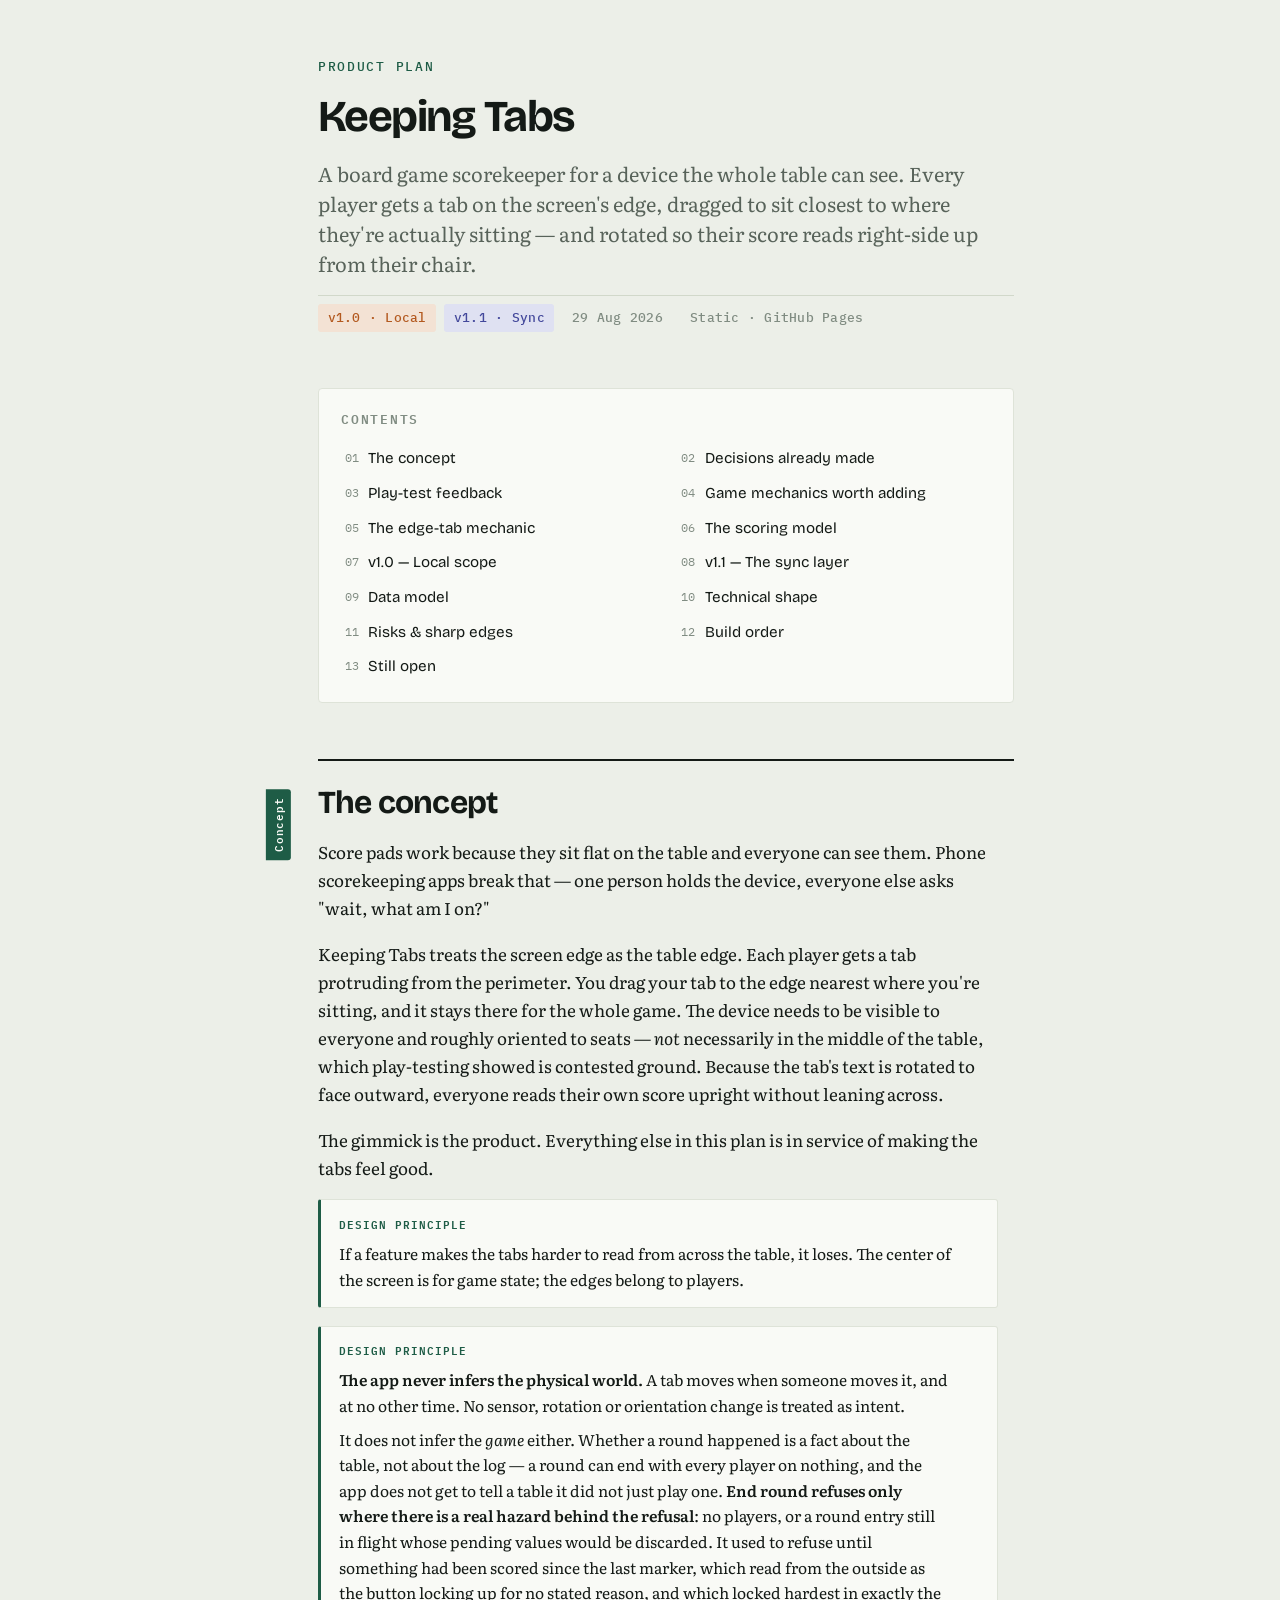
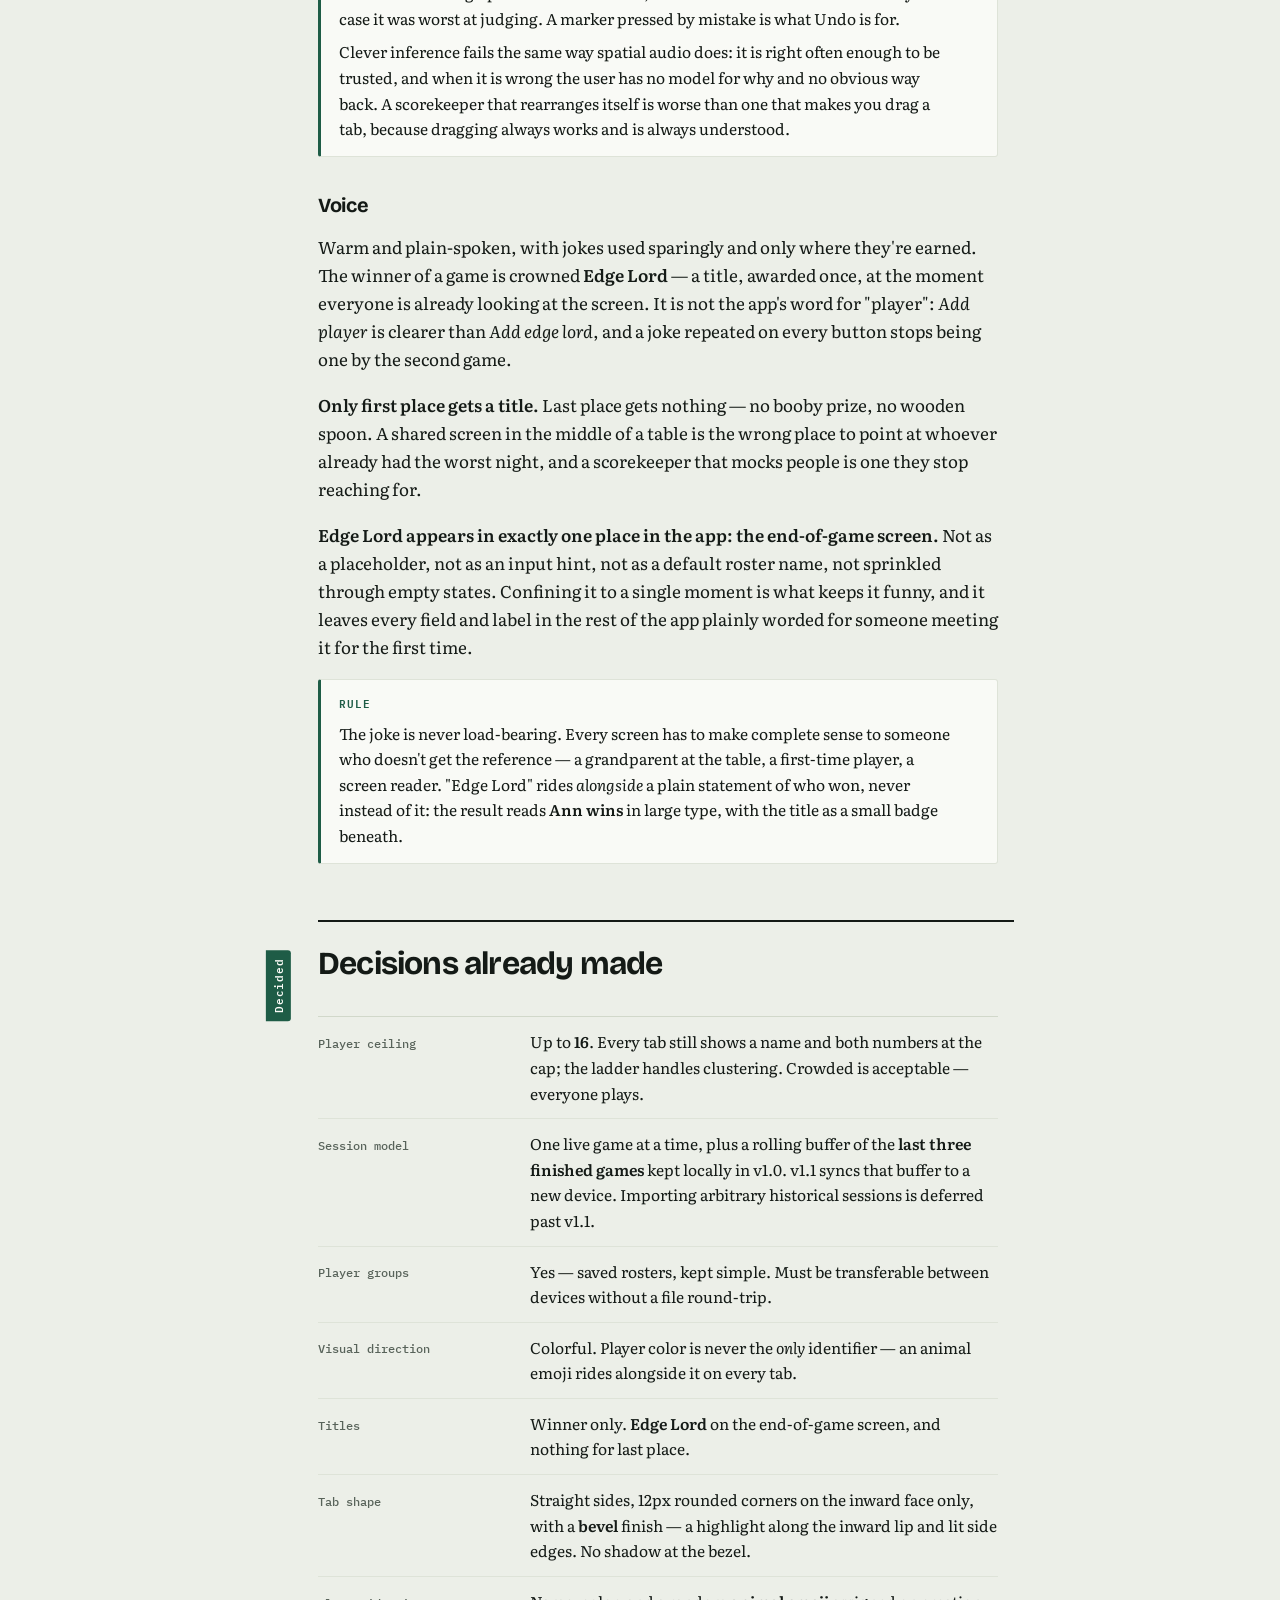
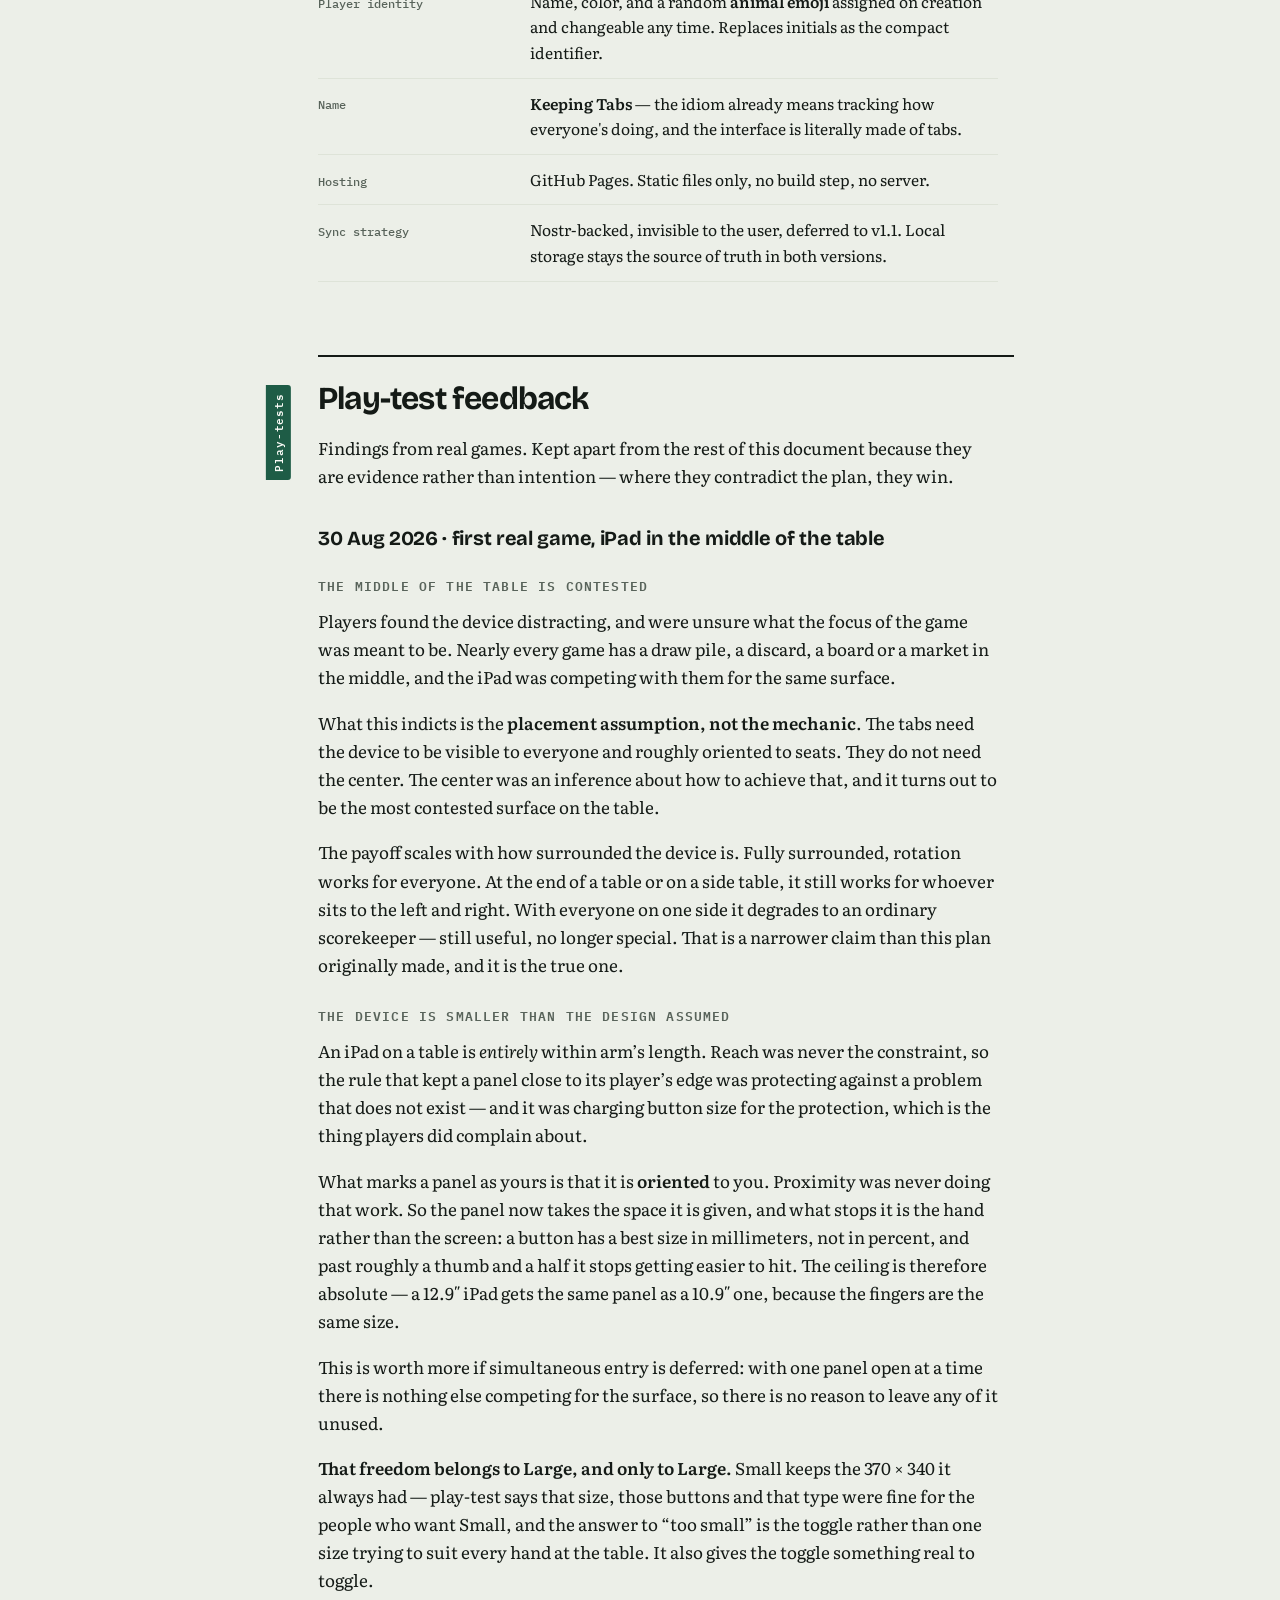
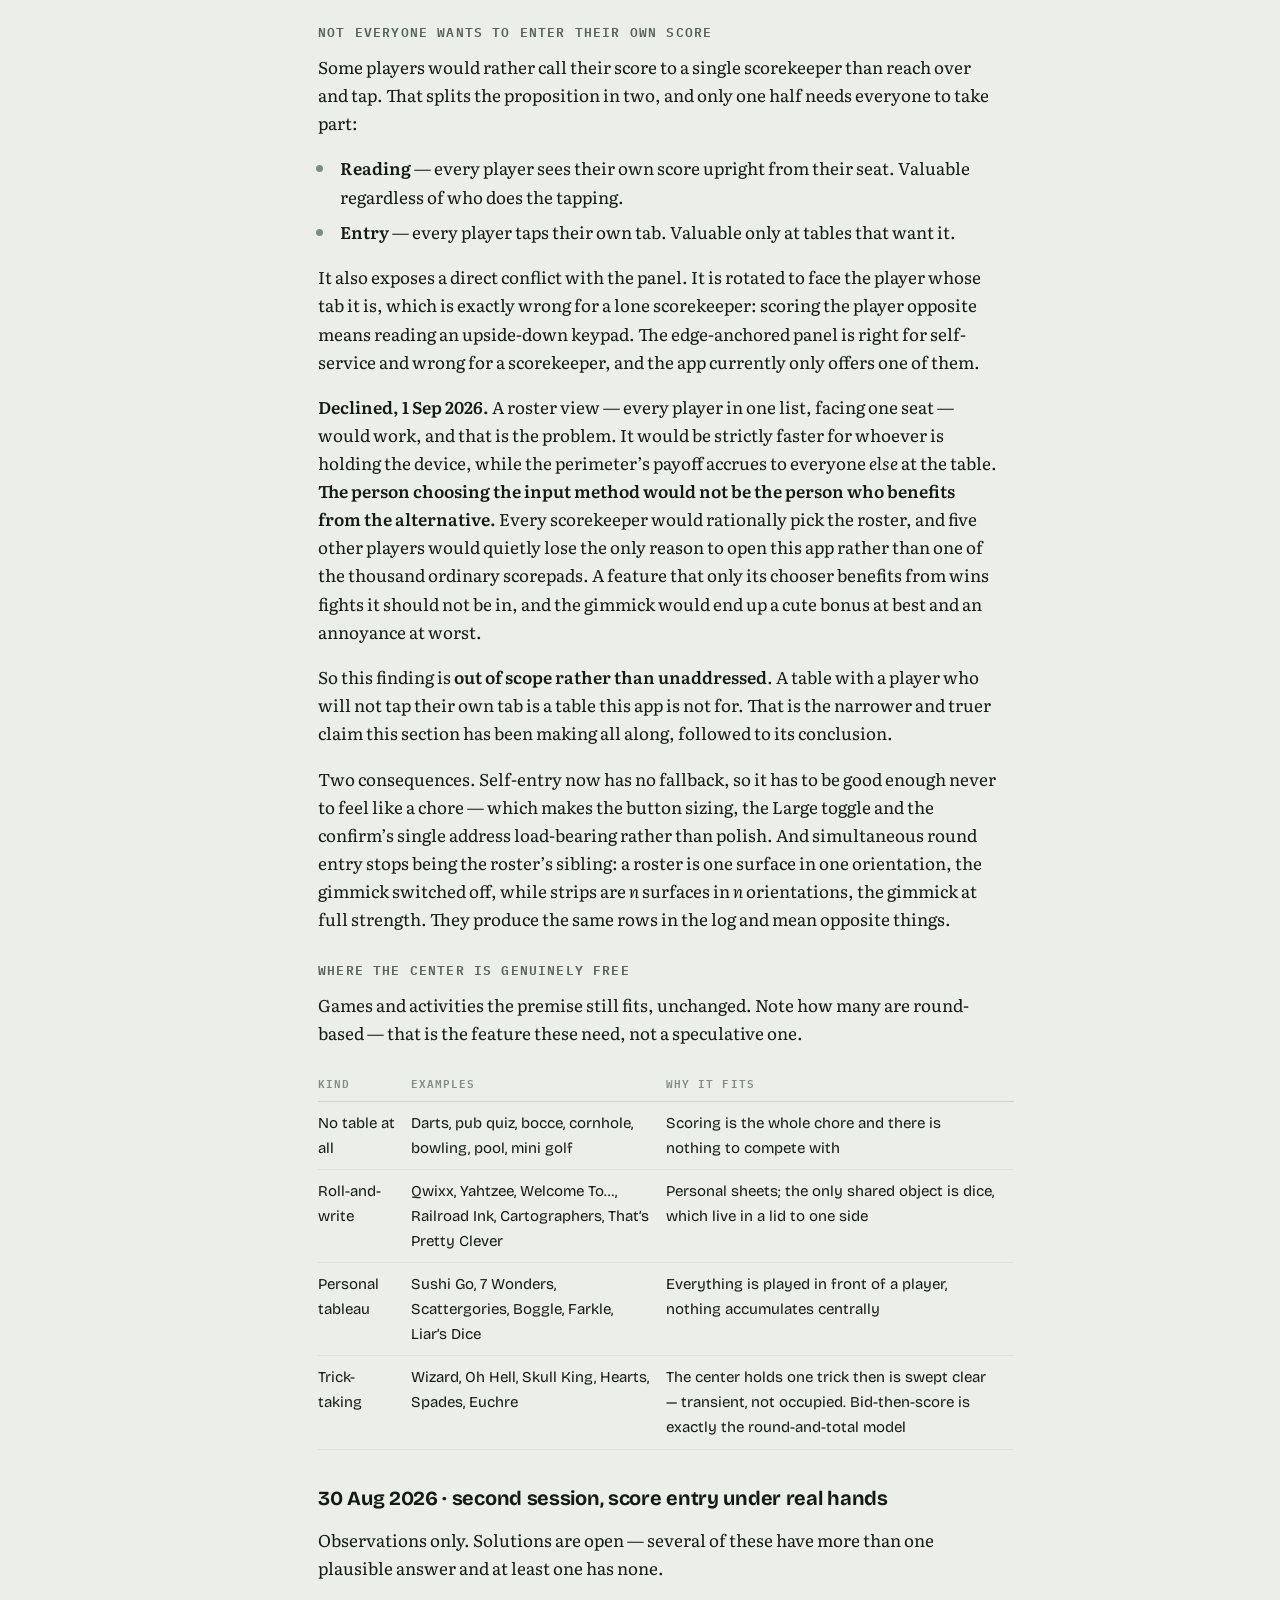
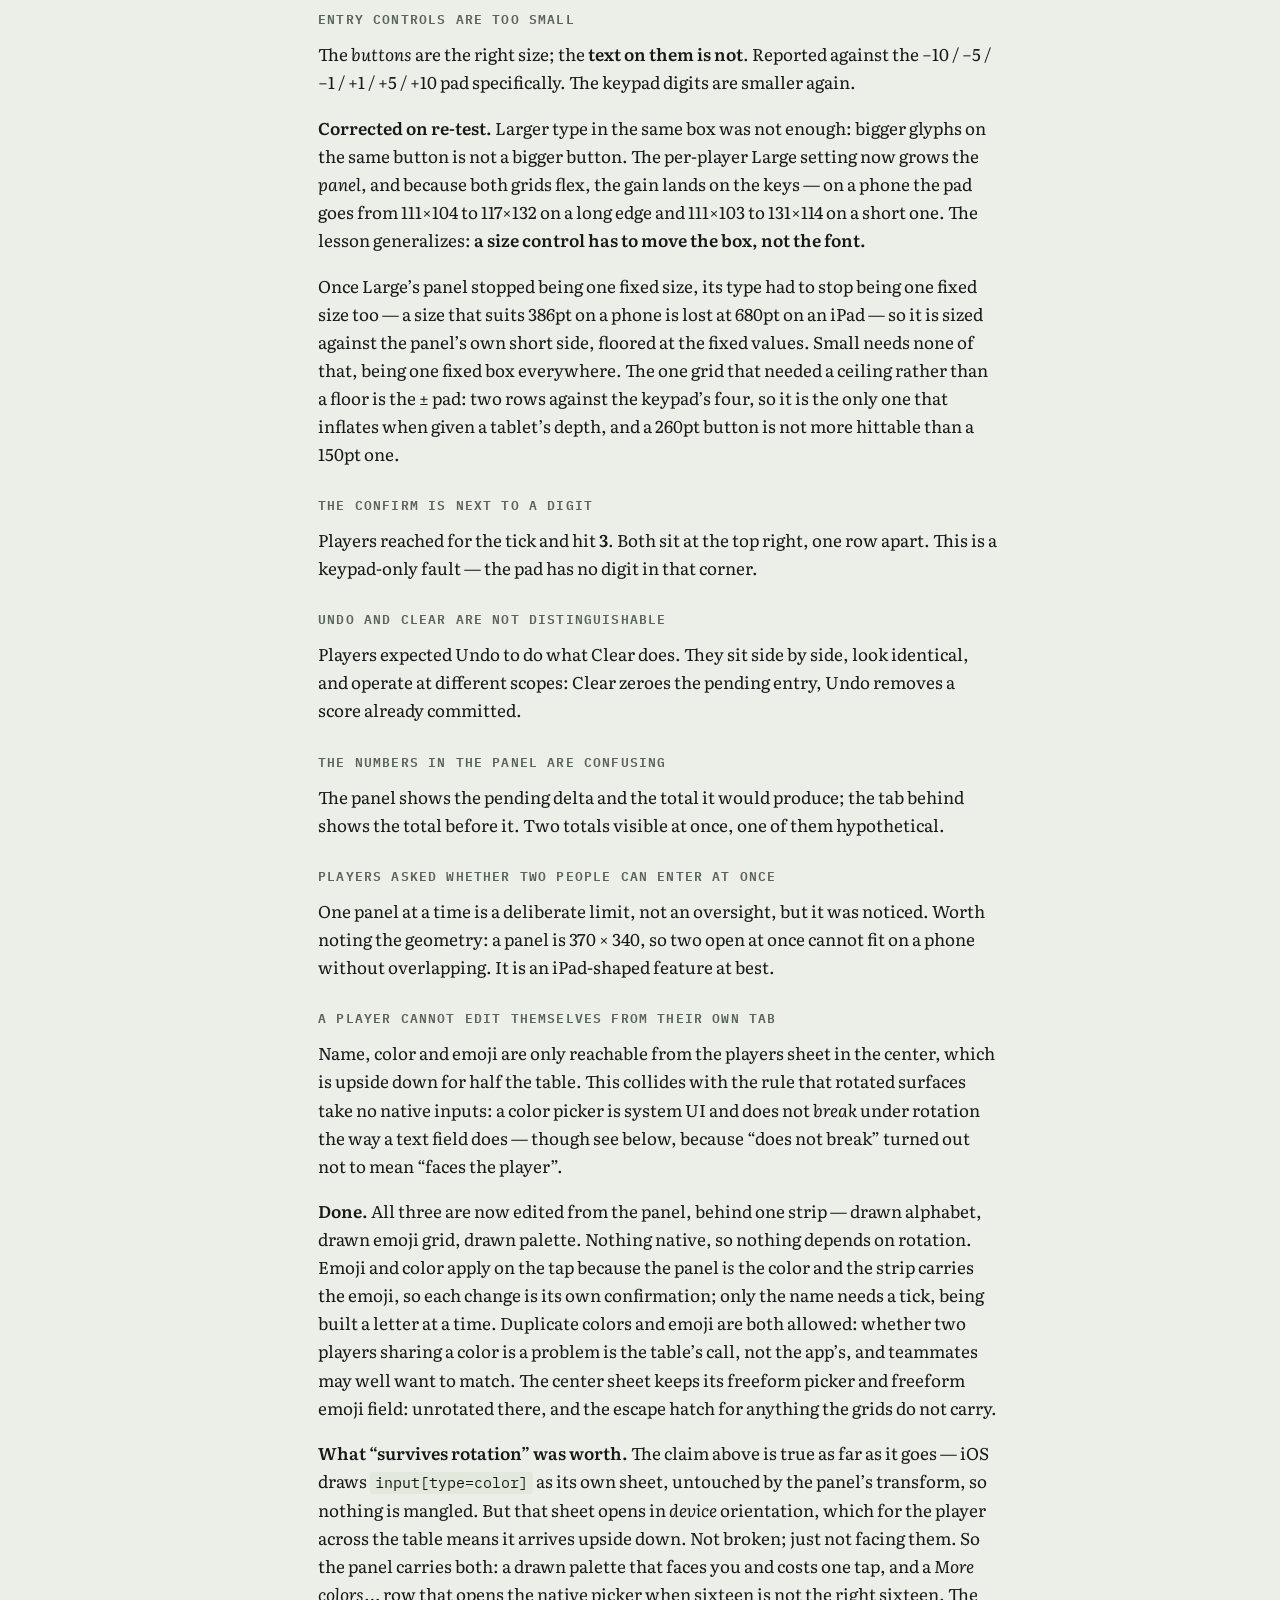
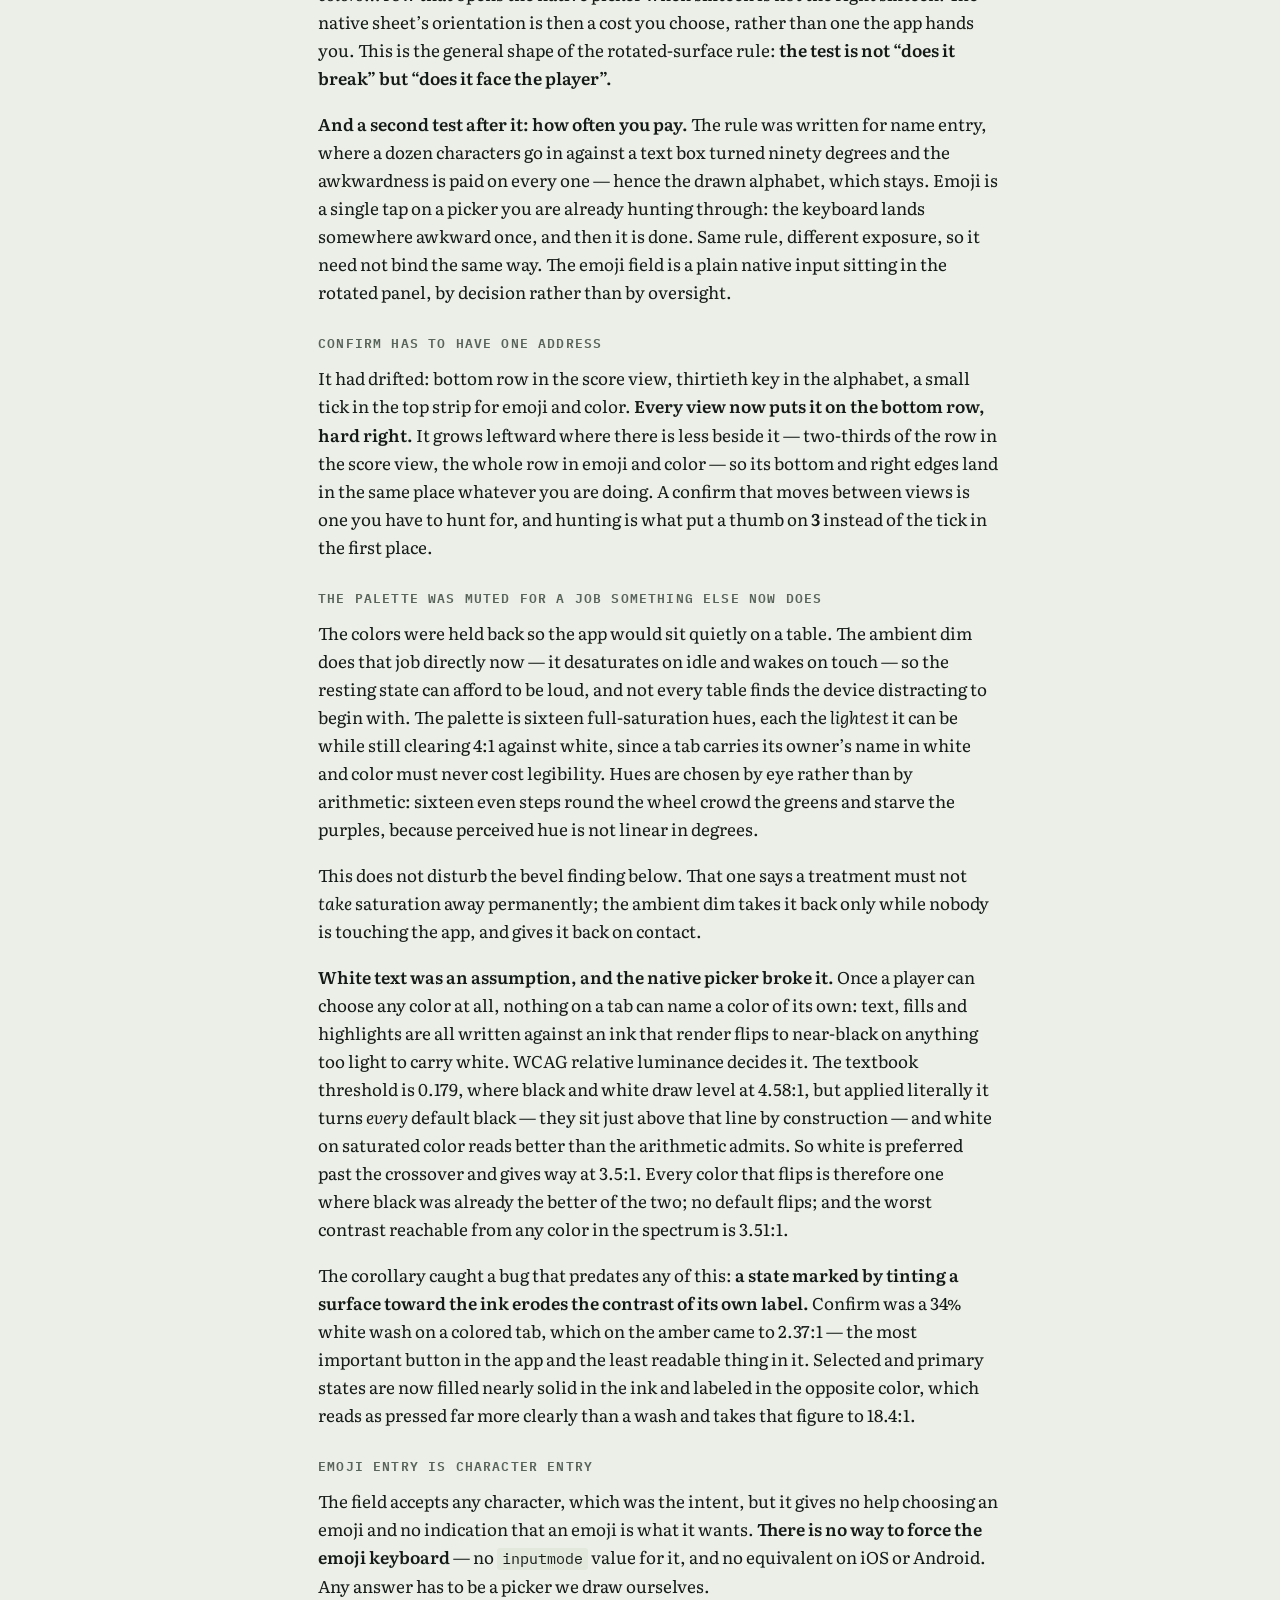
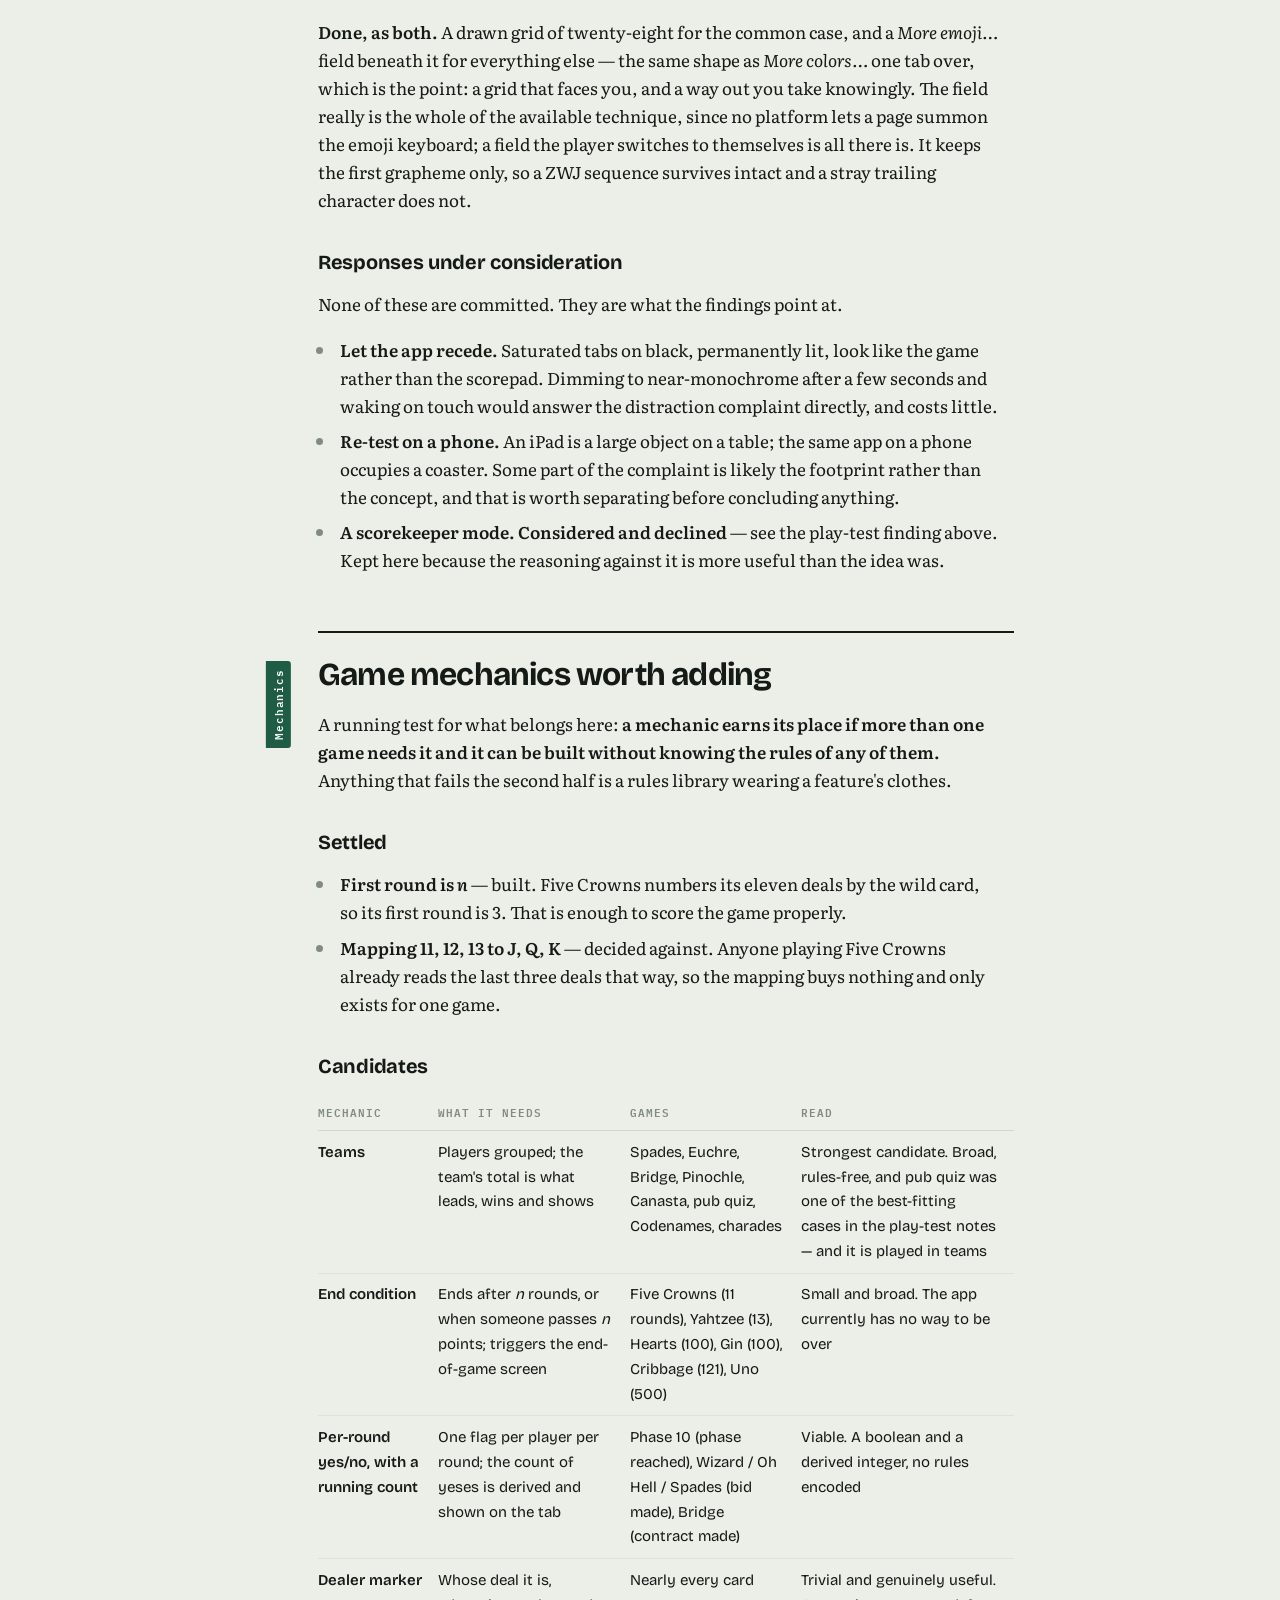
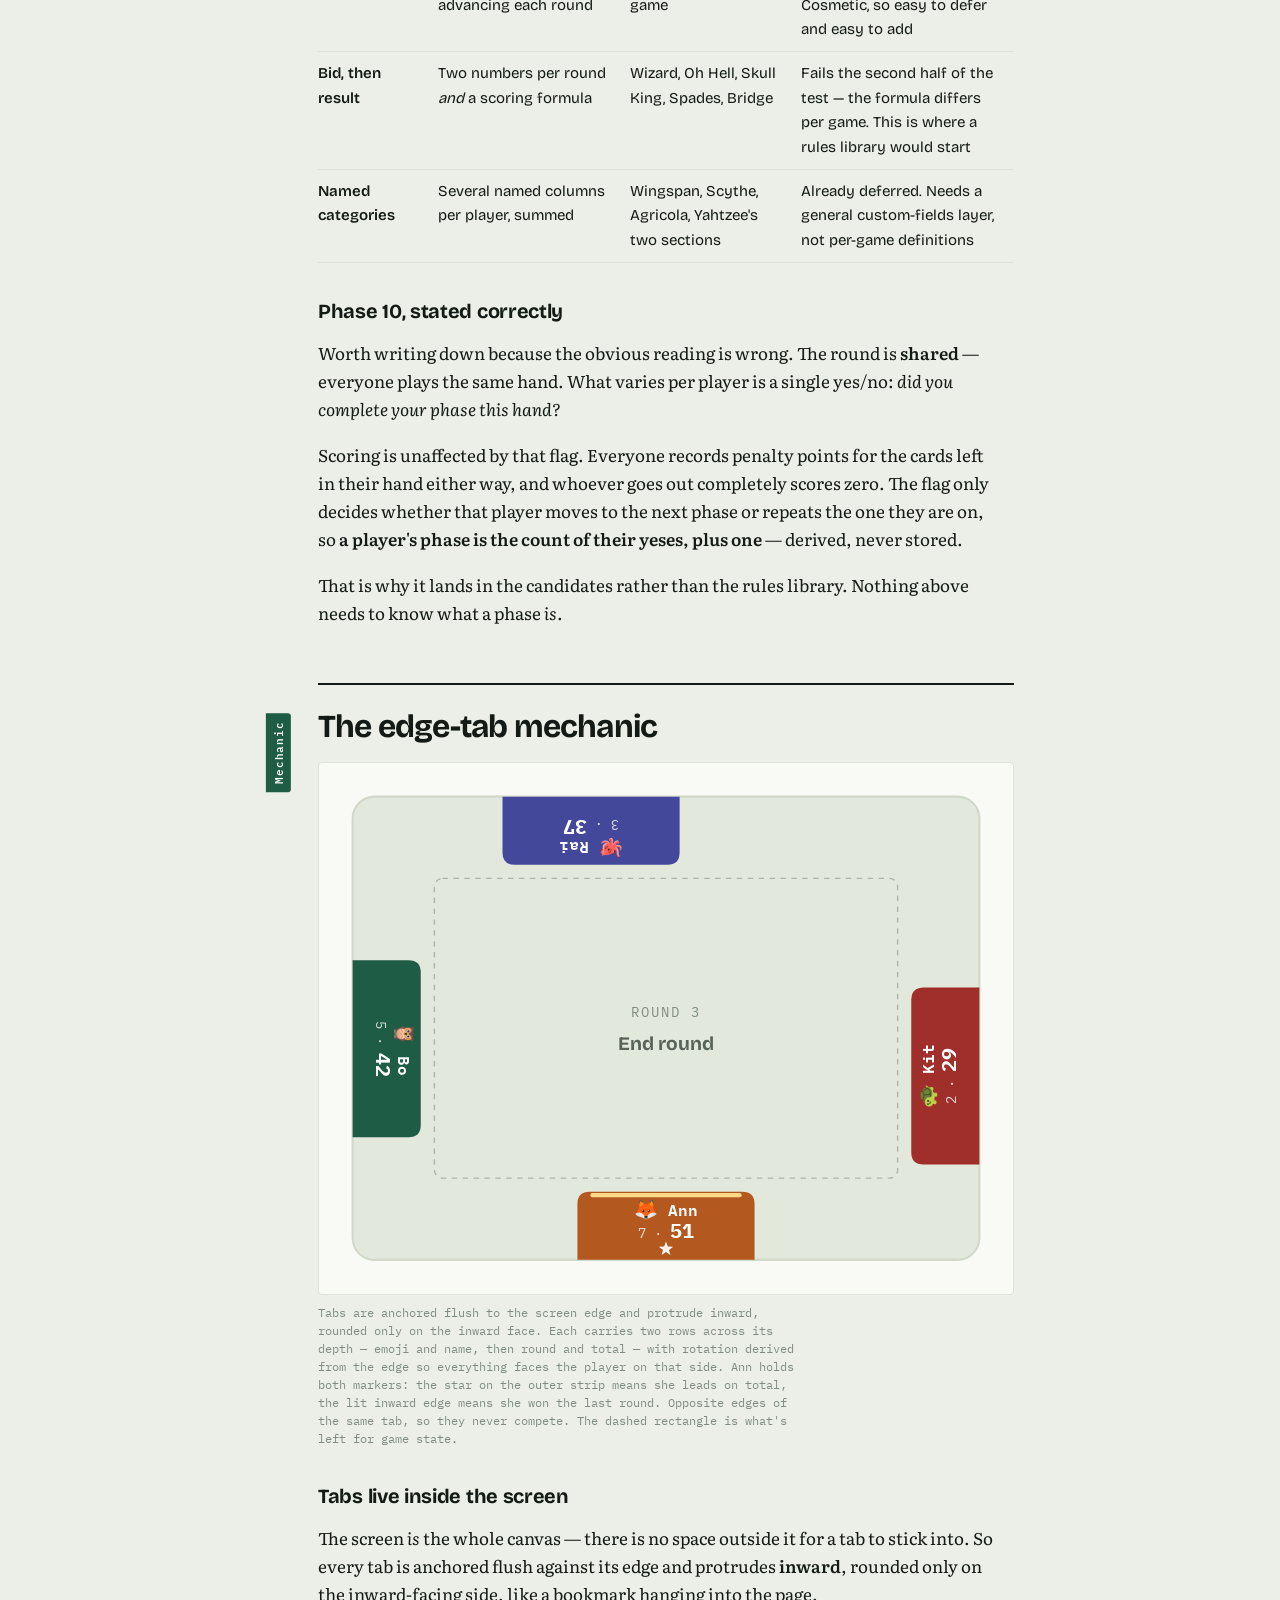
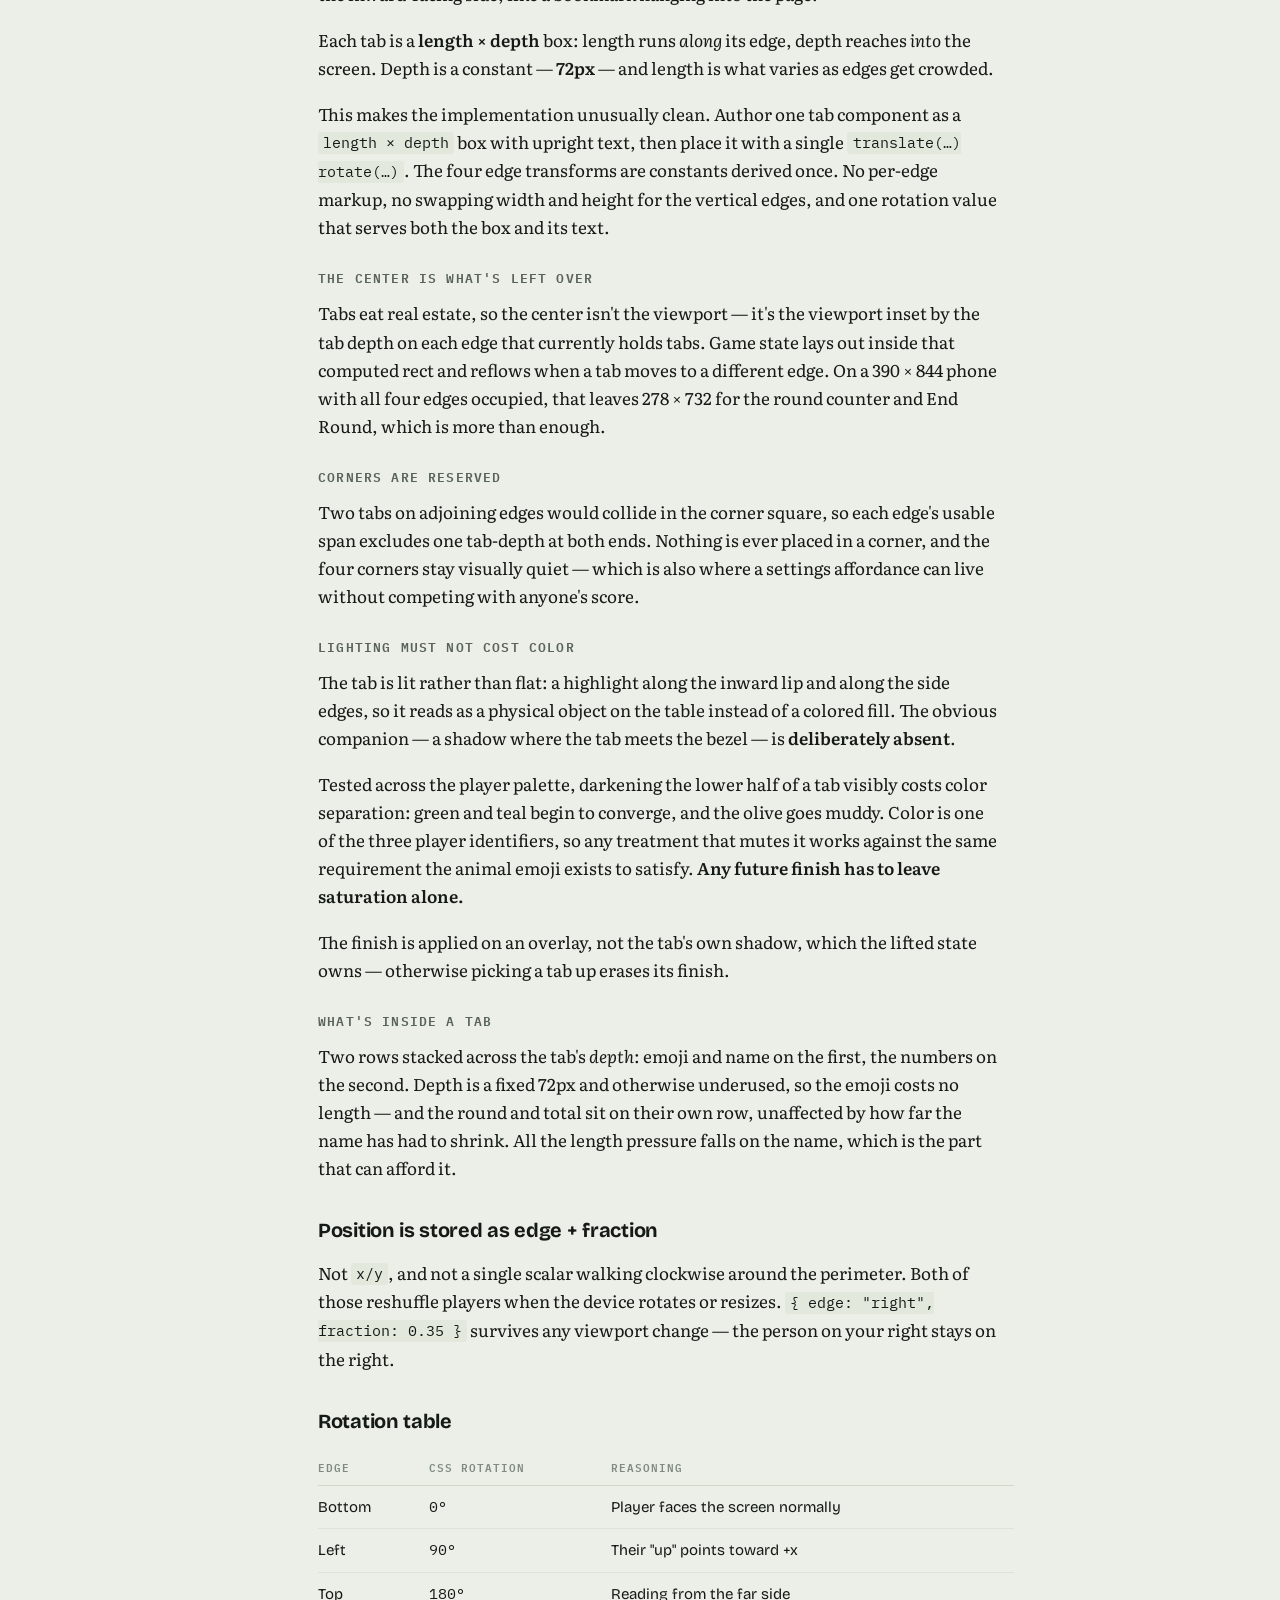
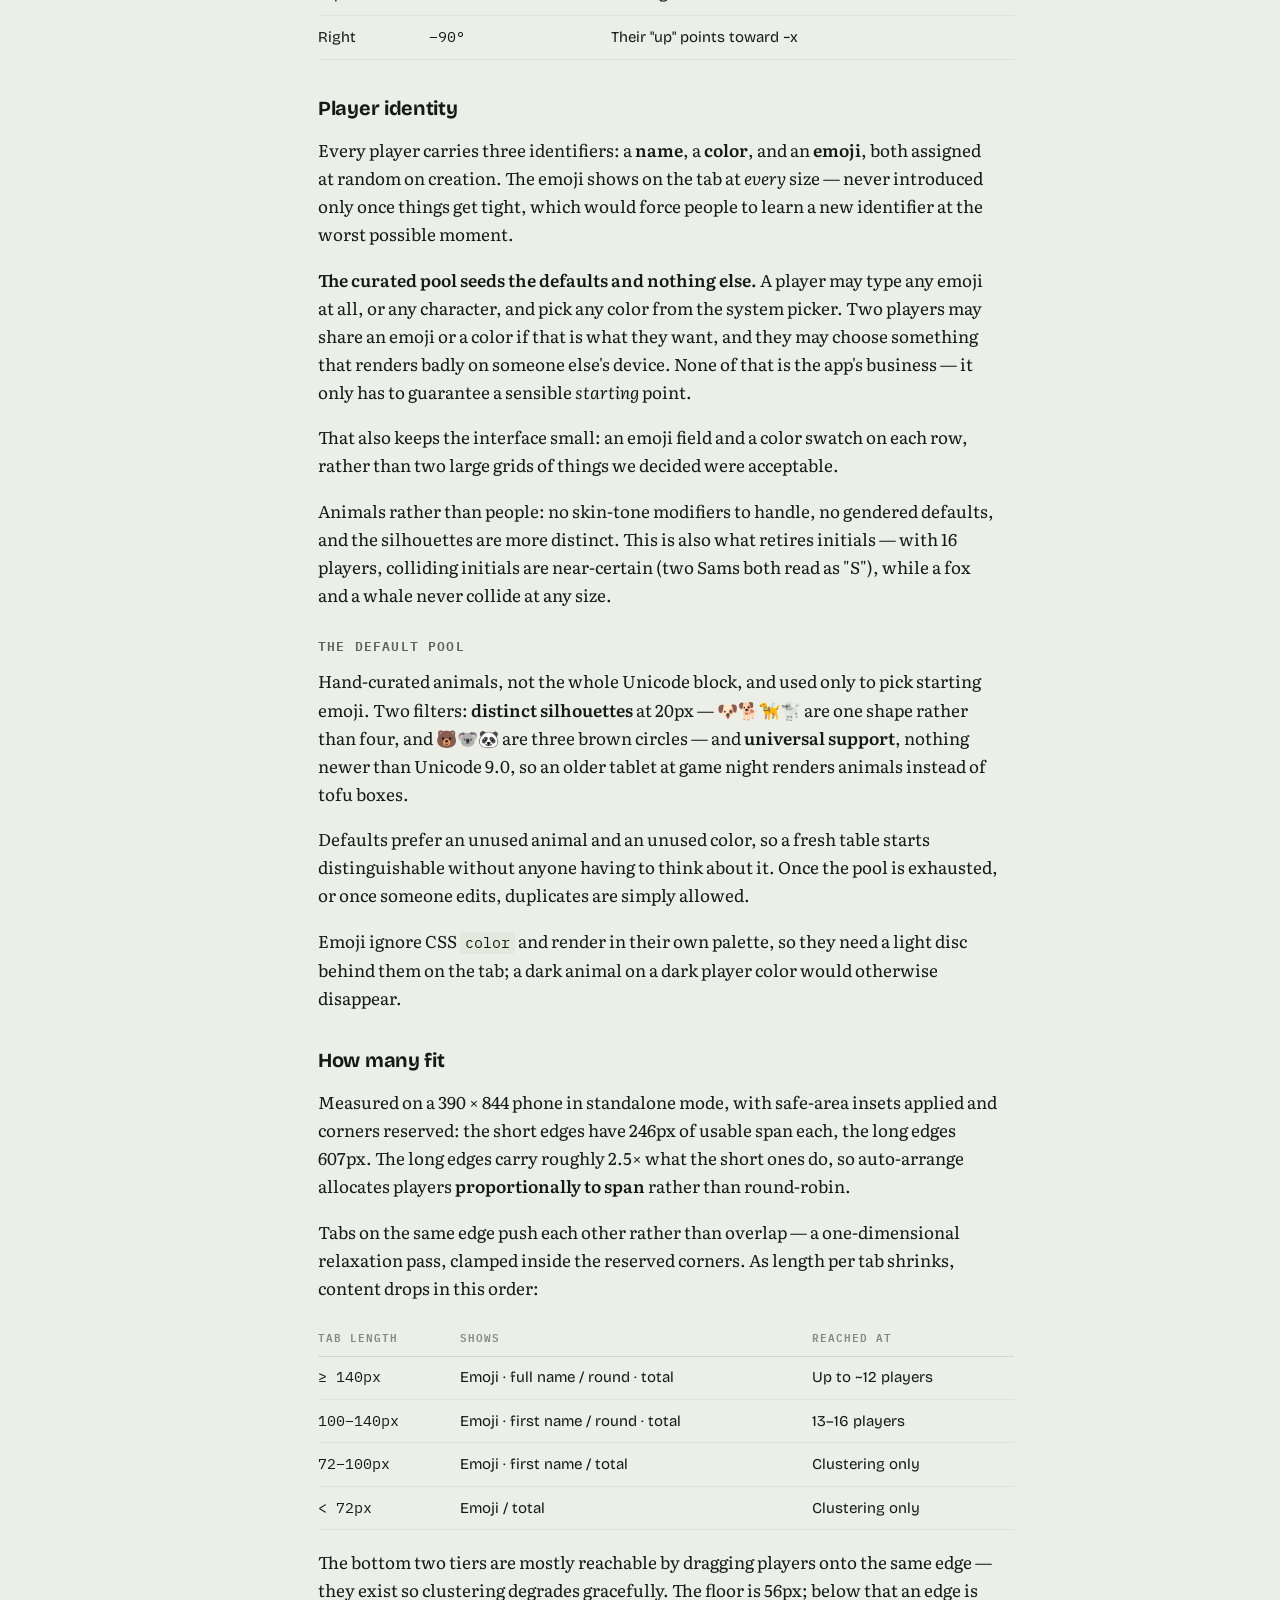
<file: ref/PLAN.html>
<!doctype html>
<html lang="en">
<head>
<meta charset="utf-8">
<meta name="viewport" content="width=device-width, initial-scale=1">
<title>Keeping Tabs — Product Plan</title>
<link rel="preconnect" href="https://fonts.googleapis.com">
<link rel="preconnect" href="https://fonts.gstatic.com" crossorigin>
<link rel="stylesheet" href="https://fonts.googleapis.com/css2?family=Bricolage+Grotesque:opsz,wght@12..96,500;12..96,700&family=IBM+Plex+Mono:wght@400;500;600&family=Literata:ital,opsz,wght@0,7..72,400;0,7..72,600;1,7..72,400&display=swap">

<style>
  :root {
    /* light — score pad on a felt table */
    --ground:      #ECEFE8;
    --surface:     #F9FAF6;
    --surface-2:   #E3E8DD;
    --ink:         #141A16;
    --ink-muted:   #58635A;
    --ink-faint:   #808C82;
    --rule:        #D1D8CA;
    --rule-soft:   #DEE3D8;
    --felt:        #1E5C46;
    --felt-soft:   #DCE8E1;
    --now:         #B3591F;
    --now-soft:    #F3E2D4;
    --next:        #43489B;
    --next-soft:   #DFE1F2;
    --flag:        #A02F2C;
    --flag-soft:   #F2DEDC;

    --step--1: 0.8125rem;
    --step-0:  1.0625rem;
    --step-1:  1.25rem;
    --step-2:  1.5rem;
    --step-3:  2rem;
    --step-4:  2.75rem;

    --measure: 68ch;
    --gutter: 3.25rem;

    --sans: "Bricolage Grotesque", "Helvetica Neue", Arial, sans-serif;
    --serif: "Literata", Georgia, "Times New Roman", serif;
    --mono: "IBM Plex Mono", ui-monospace, "SF Mono", Menlo, monospace;
  }

  @media (prefers-color-scheme: dark) {
    :root:not([data-theme="light"]) {
      --ground:    #12160F;
      --surface:   #1A1F1B;
      --surface-2: #232A24;
      --ink:       #E9EEE7;
      --ink-muted: #96A198;
      --ink-faint: #74806F;
      --rule:      #2E362F;
      --rule-soft: #252C26;
      --felt:      #63C39B;
      --felt-soft: #1B3129;
      --now:       #E28C55;
      --now-soft:  #35251A;
      --next:      #9095E4;
      --next-soft: #23253F;
      --flag:      #E4807B;
      --flag-soft: #38211F;
    }
  }

  :root[data-theme="dark"] {
    --ground:    #12160F;
    --surface:   #1A1F1B;
    --surface-2: #232A24;
    --ink:       #E9EEE7;
    --ink-muted: #96A198;
    --ink-faint: #74806F;
    --rule:      #2E362F;
    --rule-soft: #252C26;
    --felt:      #63C39B;
    --felt-soft: #1B3129;
    --now:       #E28C55;
    --now-soft:  #35251A;
    --next:      #9095E4;
    --next-soft: #23253F;
    --flag:      #E4807B;
    --flag-soft: #38211F;
  }

  * { box-sizing: border-box; }

  body {
    background: var(--ground);
    color: var(--ink);
    font-family: var(--serif);
    font-size: var(--step-0);
    line-height: 1.65;
    -webkit-font-smoothing: antialiased;
    margin: 0;
    padding: 0;
  }

  .page {
    max-width: calc(var(--measure) + var(--gutter) + 4rem);
    margin: 0 auto;
    padding: 3.5rem 1.5rem 6rem;
    display: flex;
    flex-direction: column;
    gap: 3.5rem;
  }

  @media (min-width: 60rem) {
    .page { padding-left: calc(1.5rem + var(--gutter)); }
  }

  /* ---------- masthead ---------- */

  .masthead { display: flex; flex-direction: column; gap: 1.1rem; }

  .eyebrow {
    font-family: var(--mono);
    font-size: var(--step--1);
    font-weight: 500;
    letter-spacing: 0.13em;
    text-transform: uppercase;
    color: var(--felt);
    margin: 0;
  }

  h1 {
    font-family: var(--sans);
    font-weight: 700;
    font-size: var(--step-4);
    line-height: 1.02;
    letter-spacing: -0.035em;
    text-wrap: balance;
    margin: 0;
  }

  .deck {
    font-size: var(--step-1);
    line-height: 1.5;
    color: var(--ink-muted);
    max-width: 60ch;
    margin: 0;
  }

  .meta {
    display: flex;
    flex-wrap: wrap;
    gap: 0.5rem;
    align-items: center;
    font-family: var(--mono);
    font-size: var(--step--1);
    padding-top: 0.5rem;
    border-top: 1px solid var(--rule);
  }

  .chip {
    display: inline-flex;
    align-items: center;
    gap: 0.4rem;
    padding: 0.2rem 0.6rem;
    border-radius: 3px;
    font-weight: 500;
    letter-spacing: 0.02em;
  }
  .chip.now  { background: var(--now-soft);  color: var(--now); }
  .chip.next { background: var(--next-soft); color: var(--next); }
  .chip.plain { color: var(--ink-faint); }

  /* ---------- contents ---------- */

  .contents {
    background: var(--surface);
    border: 1px solid var(--rule-soft);
    border-radius: 4px;
    padding: 1.25rem 1.4rem;
  }
  .contents h2 {
    font-family: var(--mono);
    font-size: var(--step--1);
    font-weight: 600;
    letter-spacing: 0.13em;
    text-transform: uppercase;
    color: var(--ink-faint);
    margin: 0 0 0.85rem;
  }
  .contents ol {
    margin: 0;
    padding: 0;
    list-style: none;
    display: grid;
    grid-template-columns: repeat(auto-fill, minmax(15rem, 1fr));
    gap: 0.3rem 1.5rem;
    counter-reset: toc;
  }
  .contents li { counter-increment: toc; }
  .contents a {
    font-family: var(--sans);
    font-size: 0.95rem;
    color: var(--ink);
    text-decoration: none;
    display: flex;
    gap: 0.6rem;
    padding: 0.15rem 0;
  }
  .contents a::before {
    content: counter(toc, decimal-leading-zero);
    font-family: var(--mono);
    font-size: 0.75rem;
    color: var(--ink-faint);
    padding-top: 0.18em;
  }
  .contents a:hover { color: var(--felt); }

  /* ---------- sections ---------- */

  section { position: relative; display: flex; flex-direction: column; gap: 1.1rem; }

  section > h2 {
    font-family: var(--sans);
    font-weight: 700;
    font-size: var(--step-3);
    line-height: 1.12;
    letter-spacing: -0.025em;
    text-wrap: balance;
    margin: 0;
    padding-top: 1.5rem;
    border-top: 2px solid var(--ink);
  }

  /* the edge-tab motif: a small tab protruding into the left gutter,
     echoing the product's own mechanic */
  .tab {
    font-family: var(--mono);
    font-size: 0.7rem;
    font-weight: 600;
    letter-spacing: 0.08em;
    color: var(--surface);
    background: var(--felt);
    padding: 0.2rem 0.5rem;
    border-radius: 3px;
    align-self: flex-start;
    margin-bottom: -0.4rem;
  }
  .tab.now  { background: var(--now); }
  .tab.next { background: var(--next); }

  @media (min-width: 60rem) {
    .tab {
      position: absolute;
      left: calc(-1 * var(--gutter));
      top: 1.9rem;
      margin: 0;
      border-radius: 3px 0 0 3px;
      writing-mode: vertical-rl;
      transform: rotate(180deg);
      padding: 0.5rem 0.2rem;
    }
  }

  h3 {
    font-family: var(--sans);
    font-weight: 700;
    font-size: var(--step-1);
    letter-spacing: -0.015em;
    margin: 0.9rem 0 -0.4rem;
  }

  h4 {
    font-family: var(--mono);
    font-size: var(--step--1);
    font-weight: 600;
    letter-spacing: 0.09em;
    text-transform: uppercase;
    color: var(--ink-muted);
    margin: 0.6rem 0 -0.5rem;
  }

  p { margin: 0; max-width: var(--measure); }

  a { color: var(--felt); }

  ul, ol.body-list {
    margin: 0;
    padding-left: 1.15rem;
    max-width: var(--measure);
    display: flex;
    flex-direction: column;
    gap: 0.45rem;
  }
  li { padding-left: 0.2rem; }
  li::marker { color: var(--ink-faint); }

  strong { font-weight: 600; }
  em { font-style: italic; }

  code {
    font-family: var(--mono);
    font-size: 0.88em;
    background: var(--surface-2);
    padding: 0.1em 0.35em;
    border-radius: 3px;
  }

  pre {
    font-family: var(--mono);
    font-size: 0.8rem;
    line-height: 1.6;
    background: var(--surface);
    border: 1px solid var(--rule-soft);
    border-left: 3px solid var(--felt);
    border-radius: 3px;
    padding: 1rem 1.1rem;
    margin: 0;
    overflow-x: auto;
  }
  pre code { background: none; padding: 0; font-size: inherit; }

  /* ---------- tables ---------- */

  .table-wrap { overflow-x: auto; }

  table {
    border-collapse: collapse;
    width: 100%;
    min-width: 30rem;
    font-family: var(--sans);
    font-size: 0.94rem;
  }
  th, td {
    text-align: left;
    padding: 0.55rem 0.9rem 0.55rem 0;
    border-bottom: 1px solid var(--rule-soft);
    vertical-align: top;
  }
  th {
    font-family: var(--mono);
    font-size: 0.7rem;
    font-weight: 600;
    letter-spacing: 0.09em;
    text-transform: uppercase;
    color: var(--ink-faint);
    border-bottom: 1px solid var(--rule);
    white-space: nowrap;
  }
  td.num, th.num { font-family: var(--mono); font-variant-numeric: tabular-nums; white-space: nowrap; }

  /* ---------- callouts ---------- */

  .note {
    background: var(--surface);
    border: 1px solid var(--rule-soft);
    border-left: 3px solid var(--felt);
    border-radius: 3px;
    padding: 0.9rem 1.1rem;
    display: flex;
    flex-direction: column;
    gap: 0.5rem;
    max-width: var(--measure);
  }
  .note.risk { border-left-color: var(--flag); background: var(--flag-soft); }
  .note .label {
    font-family: var(--mono);
    font-size: 0.7rem;
    font-weight: 600;
    letter-spacing: 0.09em;
    text-transform: uppercase;
    color: var(--felt);
  }
  .note.risk .label { color: var(--flag); }
  .note p { font-size: 0.97rem; }

  /* ---------- scope cards ---------- */

  .scope {
    display: grid;
    grid-template-columns: repeat(auto-fit, minmax(16rem, 1fr));
    gap: 1rem;
  }
  .scope-card {
    background: var(--surface);
    border: 1px solid var(--rule-soft);
    border-radius: 4px;
    padding: 1rem 1.1rem;
    display: flex;
    flex-direction: column;
    gap: 0.55rem;
  }
  .scope-card h4 { margin: 0; color: var(--ink); }
  .scope-card ul { padding-left: 1rem; gap: 0.3rem; font-size: 0.95rem; }

  /* ---------- milestones ---------- */

  .milestones { display: flex; flex-direction: column; gap: 0; max-width: var(--measure); }
  .ms {
    display: grid;
    grid-template-columns: 3.5rem 1fr;
    gap: 0 1rem;
    padding: 0.85rem 0;
    border-bottom: 1px solid var(--rule-soft);
  }
  .ms:first-child { border-top: 1px solid var(--rule); }
  .ms-id {
    font-family: var(--mono);
    font-size: 0.78rem;
    font-weight: 600;
    color: var(--now);
    padding-top: 0.25em;
  }
  .ms.b .ms-id { color: var(--next); }
  .ms-body { display: flex; flex-direction: column; gap: 0.2rem; }
  .ms-title { font-family: var(--sans); font-weight: 700; font-size: 1rem; }
  .ms-desc { font-size: 0.95rem; color: var(--ink-muted); line-height: 1.5; }

  /* ---------- diagram ---------- */

  figure { margin: 0; display: flex; flex-direction: column; gap: 0.6rem; }
  figure svg { width: 100%; height: auto; display: block; }
  .fig-frame {
    background: var(--surface);
    border: 1px solid var(--rule-soft);
    border-radius: 4px;
    padding: 1.25rem;
  }
  figcaption {
    font-family: var(--mono);
    font-size: 0.75rem;
    line-height: 1.5;
    color: var(--ink-faint);
    max-width: var(--measure);
  }

  /* ---------- decisions ---------- */

  .decisions { display: flex; flex-direction: column; gap: 0; max-width: var(--measure); }
  .dec {
    display: grid;
    grid-template-columns: minmax(8rem, 12rem) 1fr;
    gap: 0.15rem 1.25rem;
    padding: 0.75rem 0;
    border-bottom: 1px solid var(--rule-soft);
  }
  .dec:first-child { border-top: 1px solid var(--rule); }
  .dec dt {
    font-family: var(--mono);
    font-size: 0.78rem;
    font-weight: 500;
    color: var(--ink-muted);
    padding-top: 0.3em;
  }
  .dec dd { margin: 0; font-size: 0.97rem; }

  @media (max-width: 34rem) {
    .dec { grid-template-columns: 1fr; }
    .dec dt { padding-top: 0; }
  }

  a:focus-visible, .contents a:focus-visible {
    outline: 2px solid var(--felt);
    outline-offset: 3px;
    border-radius: 2px;
  }

  @media (prefers-reduced-motion: reduce) {
    * { animation: none !important; transition: none !important; }
  }
</style>
</head>
<body>

<div class="page">

  <header class="masthead">
    <p class="eyebrow">Product plan</p>
    <h1>Keeping Tabs</h1>
    <p class="deck">A board game scorekeeper for a device the whole table can see. Every player gets a tab on the screen's edge, dragged to sit closest to where they're actually sitting — and rotated so their score reads right-side up from their chair.</p>
    <div class="meta">
      <span class="chip now">v1.0 · Local</span>
      <span class="chip next">v1.1 · Sync</span>
      <span class="chip plain">29 Aug 2026</span>
      <span class="chip plain">Static · GitHub Pages</span>
    </div>
  </header>

  <nav class="contents">
    <h2>Contents</h2>
    <ol>
      <li><a href="#concept">The concept</a></li>
      <li><a href="#decided">Decisions already made</a></li>
      <li><a href="#playtest">Play-test feedback</a></li>
      <li><a href="#gamefeat">Game mechanics worth adding</a></li>
      <li><a href="#mechanic">The edge-tab mechanic</a></li>
      <li><a href="#scoring">The scoring model</a></li>
      <li><a href="#v10">v1.0 — Local scope</a></li>
      <li><a href="#v11">v1.1 — The sync layer</a></li>
      <li><a href="#data">Data model</a></li>
      <li><a href="#tech">Technical shape</a></li>
      <li><a href="#risks">Risks &amp; sharp edges</a></li>
      <li><a href="#build">Build order</a></li>
      <li><a href="#open">Still open</a></li>
    </ol>
  </nav>

  <section id="concept">
    <span class="tab">Concept</span>
    <h2>The concept</h2>
    <p>Score pads work because they sit flat on the table and everyone can see them. Phone scorekeeping apps break that — one person holds the device, everyone else asks "wait, what am I on?"</p>
    <p>Keeping Tabs treats the screen edge as the table edge. Each player gets a tab protruding from the perimeter. You drag your tab to the edge nearest where you're sitting, and it stays there for the whole game. The device needs to be visible to everyone and roughly oriented to seats — <em>not</em> necessarily in the middle of the table, which play-testing showed is contested ground. Because the tab's text is rotated to face outward, everyone reads their own score upright without leaning across.</p>
    <p>The gimmick is the product. Everything else in this plan is in service of making the tabs feel good.</p>
    <div class="note">
      <span class="label">Design principle</span>
      <p>If a feature makes the tabs harder to read from across the table, it loses. The center of the screen is for game state; the edges belong to players.</p>
    </div>

    <div class="note">
      <span class="label">Design principle</span>
      <p><strong>The app never infers the physical world.</strong> A tab moves when someone moves it, and at no other time. No sensor, rotation or orientation change is treated as intent.</p>
      <p>It does not infer the <em>game</em> either. Whether a round happened is a fact about the table, not about the log &mdash; a round can end with every player on nothing, and the app does not get to tell a table it did not just play one. <strong>End round refuses only where there is a real hazard behind the refusal</strong>: no players, or a round entry still in flight whose pending values would be discarded. It used to refuse until something had been scored since the last marker, which read from the outside as the button locking up for no stated reason, and which locked hardest in exactly the case it was worst at judging. A marker pressed by mistake is what Undo is for.</p>
      <p>Clever inference fails the same way spatial audio does: it is right often enough to be trusted, and when it is wrong the user has no model for why and no obvious way back. A scorekeeper that rearranges itself is worse than one that makes you drag a tab, because dragging always works and is always understood.</p>
    </div>

    <h3>Voice</h3>
    <p>Warm and plain-spoken, with jokes used sparingly and only where they're earned. The winner of a game is crowned <strong>Edge Lord</strong> — a title, awarded once, at the moment everyone is already looking at the screen. It is not the app's word for "player": <em>Add player</em> is clearer than <em>Add edge lord</em>, and a joke repeated on every button stops being one by the second game.</p>
    <p><strong>Only first place gets a title.</strong> Last place gets nothing — no booby prize, no wooden spoon. A shared screen in the middle of a table is the wrong place to point at whoever already had the worst night, and a scorekeeper that mocks people is one they stop reaching for.</p>
    <p><strong>Edge Lord appears in exactly one place in the app: the end-of-game screen.</strong> Not as a placeholder, not as an input hint, not as a default roster name, not sprinkled through empty states. Confining it to a single moment is what keeps it funny, and it leaves every field and label in the rest of the app plainly worded for someone meeting it for the first time.</p>

    <div class="note">
      <span class="label">Rule</span>
      <p>The joke is never load-bearing. Every screen has to make complete sense to someone who doesn't get the reference — a grandparent at the table, a first-time player, a screen reader. "Edge Lord" rides <em>alongside</em> a plain statement of who won, never instead of it: the result reads <strong>Ann wins</strong> in large type, with the title as a small badge beneath.</p>
    </div>
  </section>

  <section id="decided">
    <span class="tab">Decided</span>
    <h2>Decisions already made</h2>
    <dl class="decisions">
      <div class="dec">
        <dt>Player ceiling</dt>
        <dd>Up to <strong>16</strong>. Every tab still shows a name and both numbers at the cap; the ladder handles clustering. Crowded is acceptable — everyone plays.</dd>
      </div>
      <div class="dec">
        <dt>Session model</dt>
        <dd>One live game at a time, plus a rolling buffer of the <strong>last three finished games</strong> kept locally in v1.0. v1.1 syncs that buffer to a new device. Importing arbitrary historical sessions is deferred past v1.1.</dd>
      </div>
      <div class="dec">
        <dt>Player groups</dt>
        <dd>Yes — saved rosters, kept simple. Must be transferable between devices without a file round-trip.</dd>
      </div>
      <div class="dec">
        <dt>Visual direction</dt>
        <dd>Colorful. Player color is never the <em>only</em> identifier — an animal emoji rides alongside it on every tab.</dd>
      </div>
      <div class="dec">
        <dt>Titles</dt>
        <dd>Winner only. <strong>Edge Lord</strong> on the end-of-game screen, and nothing for last place.</dd>
      </div>
      <div class="dec">
        <dt>Tab shape</dt>
        <dd>Straight sides, 12px rounded corners on the inward face only, with a <strong>bevel</strong> finish — a highlight along the inward lip and lit side edges. No shadow at the bezel.</dd>
      </div>
      <div class="dec">
        <dt>Player identity</dt>
        <dd>Name, color, and a random <strong>animal emoji</strong> assigned on creation and changeable any time. Replaces initials as the compact identifier.</dd>
      </div>
      <div class="dec">
        <dt>Name</dt>
        <dd><strong>Keeping Tabs</strong> — the idiom already means tracking how everyone's doing, and the interface is literally made of tabs.</dd>
      </div>
      <div class="dec">
        <dt>Hosting</dt>
        <dd>GitHub Pages. Static files only, no build step, no server.</dd>
      </div>
      <div class="dec">
        <dt>Sync strategy</dt>
        <dd>Nostr-backed, invisible to the user, deferred to v1.1. Local storage stays the source of truth in both versions.</dd>
      </div>
    </dl>
  </section>

  <section id="playtest">
    <span class="tab">Play-tests</span>
    <h2>Play-test feedback</h2>
    <p>Findings from real games. Kept apart from the rest of this document because they are evidence rather than intention — where they contradict the plan, they win.</p>

    <h3>30 Aug 2026 &middot; first real game, iPad in the middle of the table</h3>

    <h4>The middle of the table is contested</h4>
    <p>Players found the device distracting, and were unsure what the focus of the game was meant to be. Nearly every game has a draw pile, a discard, a board or a market in the middle, and the iPad was competing with them for the same surface.</p>
    <p>What this indicts is the <strong>placement assumption, not the mechanic</strong>. The tabs need the device to be visible to everyone and roughly oriented to seats. They do not need the center. The center was an inference about how to achieve that, and it turns out to be the most contested surface on the table.</p>
    <p>The payoff scales with how surrounded the device is. Fully surrounded, rotation works for everyone. At the end of a table or on a side table, it still works for whoever sits to the left and right. With everyone on one side it degrades to an ordinary scorekeeper — still useful, no longer special. That is a narrower claim than this plan originally made, and it is the true one.</p>

    <h4>The device is smaller than the design assumed</h4>
    <p>An iPad on a table is <em>entirely</em> within arm&rsquo;s length. Reach was never the constraint, so the rule that kept a panel close to its player&rsquo;s edge was protecting against a problem that does not exist &mdash; and it was charging button size for the protection, which is the thing players did complain about.</p>
    <p>What marks a panel as yours is that it is <strong>oriented</strong> to you. Proximity was never doing that work. So the panel now takes the space it is given, and what stops it is the hand rather than the screen: a button has a best size in millimeters, not in percent, and past roughly a thumb and a half it stops getting easier to hit. The ceiling is therefore absolute &mdash; a 12.9&Prime; iPad gets the same panel as a 10.9&Prime; one, because the fingers are the same size.</p>
    <p>This is worth more if simultaneous entry is deferred: with one panel open at a time there is nothing else competing for the surface, so there is no reason to leave any of it unused.</p>
    <p><strong>That freedom belongs to Large, and only to Large.</strong> Small keeps the 370 &times; 340 it always had &mdash; play-test says that size, those buttons and that type were fine for the people who want Small, and the answer to &ldquo;too small&rdquo; is the toggle rather than one size trying to suit every hand at the table. It also gives the toggle something real to toggle.</p>

    <h4>Not everyone wants to enter their own score</h4>
    <p>Some players would rather call their score to a single scorekeeper than reach over and tap. That splits the proposition in two, and only one half needs everyone to take part:</p>
    <ul>
      <li><strong>Reading</strong> — every player sees their own score upright from their seat. Valuable regardless of who does the tapping.</li>
      <li><strong>Entry</strong> — every player taps their own tab. Valuable only at tables that want it.</li>
    </ul>
    <p>It also exposes a direct conflict with the panel. It is rotated to face the player whose tab it is, which is exactly wrong for a lone scorekeeper: scoring the player opposite means reading an upside-down keypad. The edge-anchored panel is right for self-service and wrong for a scorekeeper, and the app currently only offers one of them.</p>
    <p><strong>Declined, 1 Sep 2026.</strong> A roster view &mdash; every player in one list, facing one seat &mdash; would work, and that is the problem. It would be strictly faster for whoever is holding the device, while the perimeter&rsquo;s payoff accrues to everyone <em>else</em> at the table. <strong>The person choosing the input method would not be the person who benefits from the alternative.</strong> Every scorekeeper would rationally pick the roster, and five other players would quietly lose the only reason to open this app rather than one of the thousand ordinary scorepads. A feature that only its chooser benefits from wins fights it should not be in, and the gimmick would end up a cute bonus at best and an annoyance at worst.</p>
    <p>So this finding is <strong>out of scope rather than unaddressed</strong>. A table with a player who will not tap their own tab is a table this app is not for. That is the narrower and truer claim this section has been making all along, followed to its conclusion.</p>
    <p>Two consequences. Self-entry now has no fallback, so it has to be good enough never to feel like a chore &mdash; which makes the button sizing, the Large toggle and the confirm&rsquo;s single address load-bearing rather than polish. And simultaneous round entry stops being the roster&rsquo;s sibling: a roster is one surface in one orientation, the gimmick switched off, while strips are <em>n</em> surfaces in <em>n</em> orientations, the gimmick at full strength. They produce the same rows in the log and mean opposite things.</p>

    <h4>Where the center is genuinely free</h4>
    <p>Games and activities the premise still fits, unchanged. Note how many are round-based — that is the feature these need, not a speculative one.</p>
    <div class="table-wrap">
      <table>
        <thead><tr><th>Kind</th><th>Examples</th><th>Why it fits</th></tr></thead>
        <tbody>
          <tr><td>No table at all</td><td>Darts, pub quiz, bocce, cornhole, bowling, pool, mini golf</td><td>Scoring is the whole chore and there is nothing to compete with</td></tr>
          <tr><td>Roll-and-write</td><td>Qwixx, Yahtzee, Welcome To&hellip;, Railroad Ink, Cartographers, That&rsquo;s Pretty Clever</td><td>Personal sheets; the only shared object is dice, which live in a lid to one side</td></tr>
          <tr><td>Personal tableau</td><td>Sushi Go, 7 Wonders, Scattergories, Boggle, Farkle, Liar&rsquo;s Dice</td><td>Everything is played in front of a player, nothing accumulates centrally</td></tr>
          <tr><td>Trick-taking</td><td>Wizard, Oh Hell, Skull King, Hearts, Spades, Euchre</td><td>The center holds one trick then is swept clear — transient, not occupied. Bid-then-score is exactly the round-and-total model</td></tr>
        </tbody>
      </table>
    </div>

    <h3>30 Aug 2026 &middot; second session, score entry under real hands</h3>
    <p>Observations only. Solutions are open — several of these have more than one plausible answer and at least one has none.</p>

    <h4>Entry controls are too small</h4>
    <p>The <em>buttons</em> are the right size; the <strong>text on them is not</strong>. Reported against the &minus;10 / &minus;5 / &minus;1 / +1 / +5 / +10 pad specifically. The keypad digits are smaller again.</p>
    <p><strong>Corrected on re-test.</strong> Larger type in the same box was not enough: bigger glyphs on the same button is not a bigger button. The per-player Large setting now grows the <em>panel</em>, and because both grids flex, the gain lands on the keys &mdash; on a phone the pad goes from 111&times;104 to 117&times;132 on a long edge and 111&times;103 to 131&times;114 on a short one. The lesson generalizes: <strong>a size control has to move the box, not the font.</strong></p>
    <p>Once Large&rsquo;s panel stopped being one fixed size, its type had to stop being one fixed size too &mdash; a size that suits 386pt on a phone is lost at 680pt on an iPad &mdash; so it is sized against the panel&rsquo;s own short side, floored at the fixed values. Small needs none of that, being one fixed box everywhere. The one grid that needed a ceiling rather than a floor is the &plusmn; pad: two rows against the keypad&rsquo;s four, so it is the only one that inflates when given a tablet&rsquo;s depth, and a 260pt button is not more hittable than a 150pt one.</p>

    <h4>The confirm is next to a digit</h4>
    <p>Players reached for the tick and hit <strong>3</strong>. Both sit at the top right, one row apart. This is a keypad-only fault — the pad has no digit in that corner.</p>

    <h4>Undo and Clear are not distinguishable</h4>
    <p>Players expected Undo to do what Clear does. They sit side by side, look identical, and operate at different scopes: Clear zeroes the pending entry, Undo removes a score already committed.</p>

    <h4>The numbers in the panel are confusing</h4>
    <p>The panel shows the pending delta and the total it would produce; the tab behind shows the total before it. Two totals visible at once, one of them hypothetical.</p>

    <h4>Players asked whether two people can enter at once</h4>
    <p>One panel at a time is a deliberate limit, not an oversight, but it was noticed. Worth noting the geometry: a panel is 370 &times; 340, so two open at once cannot fit on a phone without overlapping. It is an iPad-shaped feature at best.</p>

    <h4>A player cannot edit themselves from their own tab</h4>
    <p>Name, color and emoji are only reachable from the players sheet in the center, which is upside down for half the table. This collides with the rule that rotated surfaces take no native inputs: a color picker is system UI and does not <em>break</em> under rotation the way a text field does &mdash; though see below, because &ldquo;does not break&rdquo; turned out not to mean &ldquo;faces the player&rdquo;.</p>
    <p><strong>Done.</strong> All three are now edited from the panel, behind one strip &mdash; drawn alphabet, drawn emoji grid, drawn palette. Nothing native, so nothing depends on rotation. Emoji and color apply on the tap because the panel <em>is</em> the color and the strip carries the emoji, so each change is its own confirmation; only the name needs a tick, being built a letter at a time. Duplicate colors and emoji are both allowed: whether two players sharing a color is a problem is the table&rsquo;s call, not the app&rsquo;s, and teammates may well want to match. The center sheet keeps its freeform picker and freeform emoji field: unrotated there, and the escape hatch for anything the grids do not carry.</p>
    <p><strong>What &ldquo;survives rotation&rdquo; was worth.</strong> The claim above is true as far as it goes &mdash; iOS draws <code>input[type=color]</code> as its own sheet, untouched by the panel&rsquo;s transform, so nothing is mangled. But that sheet opens in <em>device</em> orientation, which for the player across the table means it arrives upside down. Not broken; just not facing them. So the panel carries both: a drawn palette that faces you and costs one tap, and a <em>More colors&hellip;</em> row that opens the native picker when sixteen is not the right sixteen. The native sheet&rsquo;s orientation is then a cost you choose, rather than one the app hands you. This is the general shape of the rotated-surface rule: <strong>the test is not &ldquo;does it break&rdquo; but &ldquo;does it face the player&rdquo;.</strong></p>
    <p><strong>And a second test after it: how often you pay.</strong> The rule was written for name entry, where a dozen characters go in against a text box turned ninety degrees and the awkwardness is paid on every one &mdash; hence the drawn alphabet, which stays. Emoji is a single tap on a picker you are already hunting through: the keyboard lands somewhere awkward once, and then it is done. Same rule, different exposure, so it need not bind the same way. The emoji field is a plain native input sitting in the rotated panel, by decision rather than by oversight.</p>

    <h4>Confirm has to have one address</h4>
    <p>It had drifted: bottom row in the score view, thirtieth key in the alphabet, a small tick in the top strip for emoji and color. <strong>Every view now puts it on the bottom row, hard right.</strong> It grows leftward where there is less beside it &mdash; two-thirds of the row in the score view, the whole row in emoji and color &mdash; so its bottom and right edges land in the same place whatever you are doing. A confirm that moves between views is one you have to hunt for, and hunting is what put a thumb on <strong>3</strong> instead of the tick in the first place.</p>

    <h4>The palette was muted for a job something else now does</h4>
    <p>The colors were held back so the app would sit quietly on a table. The ambient dim does that job directly now &mdash; it desaturates on idle and wakes on touch &mdash; so the resting state can afford to be loud, and not every table finds the device distracting to begin with. The palette is sixteen full-saturation hues, each the <em>lightest</em> it can be while still clearing 4:1 against white, since a tab carries its owner&rsquo;s name in white and color must never cost legibility. Hues are chosen by eye rather than by arithmetic: sixteen even steps round the wheel crowd the greens and starve the purples, because perceived hue is not linear in degrees.</p>
    <p>This does not disturb the bevel finding below. That one says a treatment must not <em>take</em> saturation away permanently; the ambient dim takes it back only while nobody is touching the app, and gives it back on contact.</p>
    <p><strong>White text was an assumption, and the native picker broke it.</strong> Once a player can choose any color at all, nothing on a tab can name a color of its own: text, fills and highlights are all written against an ink that render flips to near-black on anything too light to carry white. WCAG relative luminance decides it. The textbook threshold is 0.179, where black and white draw level at 4.58:1, but applied literally it turns <em>every</em> default black &mdash; they sit just above that line by construction &mdash; and white on saturated color reads better than the arithmetic admits. So white is preferred past the crossover and gives way at 3.5:1. Every color that flips is therefore one where black was already the better of the two; no default flips; and the worst contrast reachable from any color in the spectrum is 3.51:1.</p>
    <p>The corollary caught a bug that predates any of this: <strong>a state marked by tinting a surface toward the ink erodes the contrast of its own label.</strong> Confirm was a 34% white wash on a colored tab, which on the amber came to 2.37:1 &mdash; the most important button in the app and the least readable thing in it. Selected and primary states are now filled nearly solid in the ink and labeled in the opposite color, which reads as pressed far more clearly than a wash and takes that figure to 18.4:1.</p>

    <h4>Emoji entry is character entry</h4>
    <p>The field accepts any character, which was the intent, but it gives no help choosing an emoji and no indication that an emoji is what it wants. <strong>There is no way to force the emoji keyboard</strong> — no <code>inputmode</code> value for it, and no equivalent on iOS or Android. Any answer has to be a picker we draw ourselves.</p>
    <p><strong>Done, as both.</strong> A drawn grid of twenty-eight for the common case, and a <em>More emoji&hellip;</em> field beneath it for everything else &mdash; the same shape as <em>More colors&hellip;</em> one tab over, which is the point: a grid that faces you, and a way out you take knowingly. The field really is the whole of the available technique, since no platform lets a page summon the emoji keyboard; a field the player switches to themselves is all there is. It keeps the first grapheme only, so a ZWJ sequence survives intact and a stray trailing character does not.</p>

    <h3>Responses under consideration</h3>
    <p>None of these are committed. They are what the findings point at.</p>
    <ul>
      <li><strong>Let the app recede.</strong> Saturated tabs on black, permanently lit, look like the game rather than the scorepad. Dimming to near-monochrome after a few seconds and waking on touch would answer the distraction complaint directly, and costs little.</li>
      <li><strong>Re-test on a phone.</strong> An iPad is a large object on a table; the same app on a phone occupies a coaster. Some part of the complaint is likely the footprint rather than the concept, and that is worth separating before concluding anything.</li>
      <li><strong>A scorekeeper mode. Considered and declined</strong> — see the play-test finding above. Kept here because the reasoning against it is more useful than the idea was.</li>
    </ul>
  </section>

  <section id="gamefeat">
    <span class="tab">Mechanics</span>
    <h2>Game mechanics worth adding</h2>
    <p>A running test for what belongs here: <strong>a mechanic earns its place if more than one game needs it and it can be built without knowing the rules of any of them.</strong> Anything that fails the second half is a rules library wearing a feature's clothes.</p>

    <h3>Settled</h3>
    <ul>
      <li><strong>First round is <em>n</em></strong> — built. Five Crowns numbers its eleven deals by the wild card, so its first round is 3. That is enough to score the game properly.</li>
      <li><strong>Mapping 11, 12, 13 to J, Q, K</strong> — decided against. Anyone playing Five Crowns already reads the last three deals that way, so the mapping buys nothing and only exists for one game.</li>
    </ul>

    <h3>Candidates</h3>
    <div class="table-wrap">
      <table>
        <thead><tr><th>Mechanic</th><th>What it needs</th><th>Games</th><th>Read</th></tr></thead>
        <tbody>
          <tr>
            <td><strong>Teams</strong></td>
            <td>Players grouped; the team's total is what leads, wins and shows</td>
            <td>Spades, Euchre, Bridge, Pinochle, Canasta, pub quiz, Codenames, charades</td>
            <td>Strongest candidate. Broad, rules-free, and pub quiz was one of the best-fitting cases in the play-test notes — and it is played in teams</td>
          </tr>
          <tr>
            <td><strong>End condition</strong></td>
            <td>Ends after <em>n</em> rounds, or when someone passes <em>n</em> points; triggers the end-of-game screen</td>
            <td>Five Crowns (11 rounds), Yahtzee (13), Hearts (100), Gin (100), Cribbage (121), Uno (500)</td>
            <td>Small and broad. The app currently has no way to be over</td>
          </tr>
          <tr>
            <td><strong>Per-round yes/no, with a running count</strong></td>
            <td>One flag per player per round; the count of yeses is derived and shown on the tab</td>
            <td>Phase 10 (phase reached), Wizard / Oh Hell / Spades (bid made), Bridge (contract made)</td>
            <td>Viable. A boolean and a derived integer, no rules encoded</td>
          </tr>
          <tr>
            <td><strong>Dealer marker</strong></td>
            <td>Whose deal it is, advancing each round</td>
            <td>Nearly every card game</td>
            <td>Trivial and genuinely useful. Cosmetic, so easy to defer and easy to add</td>
          </tr>
          <tr>
            <td><strong>Bid, then result</strong></td>
            <td>Two numbers per round <em>and</em> a scoring formula</td>
            <td>Wizard, Oh Hell, Skull King, Spades, Bridge</td>
            <td>Fails the second half of the test — the formula differs per game. This is where a rules library would start</td>
          </tr>
          <tr>
            <td><strong>Named categories</strong></td>
            <td>Several named columns per player, summed</td>
            <td>Wingspan, Scythe, Agricola, Yahtzee's two sections</td>
            <td>Already deferred. Needs a general custom-fields layer, not per-game definitions</td>
          </tr>
        </tbody>
      </table>
    </div>

    <h3>Phase 10, stated correctly</h3>
    <p>Worth writing down because the obvious reading is wrong. The round is <strong>shared</strong> — everyone plays the same hand. What varies per player is a single yes/no: <em>did you complete your phase this hand?</em></p>
    <p>Scoring is unaffected by that flag. Everyone records penalty points for the cards left in their hand either way, and whoever goes out completely scores zero. The flag only decides whether that player moves to the next phase or repeats the one they are on, so <strong>a player's phase is the count of their yeses, plus one</strong> — derived, never stored.</p>
    <p>That is why it lands in the candidates rather than the rules library. Nothing above needs to know what a phase <em>is</em>.</p>
  </section>

  <section id="mechanic">
    <span class="tab">Mechanic</span>
    <h2>The edge-tab mechanic</h2>

    <figure>
      <div class="fig-frame">
        <svg viewBox="0 0 480 360" xmlns="http://www.w3.org/2000/svg" role="img" aria-label="Diagram of a screen. Four player tabs sit flush against the four screen edges and protrude inward. Each tab carries two rows across its depth — an animal emoji with the player's name, then the round score and total — all rotated to face the player sitting on that side. Ann's tab at the bottom carries both markers at once: a star on its outer strip showing she leads on total, and a bright bar along its inward edge showing she won the last round. A dashed rectangle in the middle marks the remaining center area for game state.">
          <defs>
            <!-- leader mark: inline SVG, not an emoji -->
            <polygon id="kt-star"
                     points="0,-5.5 1.35,-1.86 5.23,-1.7 2.19,0.71 3.23,4.45 0,2.3 -3.23,4.45 -2.19,0.71 -5.23,-1.7 -1.35,-1.86"/>
          </defs>

          <!-- the screen is the whole canvas -->
          <rect x="10" y="10" width="460" height="340" rx="16"
                style="fill: var(--surface-2); stroke: var(--rule);" stroke-width="1.5"/>

          <!-- center safe area -->
          <rect x="70" y="70" width="340" height="220" rx="6"
                style="fill: none; stroke: var(--ink-faint);"
                stroke-width="1" stroke-dasharray="4 4" opacity="0.55"/>
          <text x="240" y="172" text-anchor="middle" font-size="10" letter-spacing="1.5"
                style="font-family: var(--mono); fill: var(--ink-faint);">ROUND 3</text>
          <text x="240" y="196" text-anchor="middle" font-size="14" font-weight="700"
                style="font-family: var(--sans); fill: var(--ink-muted);">End round</text>

          <!-- bottom edge · 0° · in the lead AND won last round -->
          <path d="M175,350 L175,309 Q175,300 184,300 L296,300 Q305,300 305,309 L305,350 Z"
                style="fill: #B3591F;"/>
          <!-- won last round: bright bar on the INWARD edge -->
          <path d="M186,302.5 L294,302.5" stroke-width="3" stroke-linecap="round"
                style="stroke: #FFD98A;"/>
          <g style="font-family: var(--mono); fill: #FFFFFF;">
            <text x="240" y="318" text-anchor="middle">
              <tspan font-size="14">🦊</tspan><tspan font-size="12" font-weight="600"> Ann</tspan>
            </text>
            <text x="240" y="334" text-anchor="middle">
              <tspan font-size="10" opacity="0.8">7 · </tspan><tspan font-size="15" font-weight="700">51</tspan>
            </text>
            <!-- in the lead: star on the OUTER strip -->
            <use href="#kt-star" transform="translate(240 342)" opacity="0.95"/>
          </g>

          <!-- top edge · 180° -->
          <path d="M120,10 L120,51 Q120,60 129,60 L241,60 Q250,60 250,51 L250,10 Z"
                style="fill: #43489B;"/>
          <g transform="rotate(180 185 35)" style="font-family: var(--mono); fill: #FFFFFF;">
            <text x="185" y="27" text-anchor="middle">
              <tspan font-size="14">🐙</tspan><tspan font-size="12" font-weight="600"> Rai</tspan>
            </text>
            <text x="185" y="43" text-anchor="middle">
              <tspan font-size="10" opacity="0.8">3 · </tspan><tspan font-size="15" font-weight="700">37</tspan>
            </text>
          </g>

          <!-- left edge · 90° -->
          <path d="M10,130 L51,130 Q60,130 60,139 L60,251 Q60,260 51,260 L10,260 Z"
                style="fill: #1E5C46;"/>
          <g transform="rotate(90 35 195)" style="font-family: var(--mono); fill: #FFFFFF;">
            <text x="35" y="187" text-anchor="middle">
              <tspan font-size="14">🦉</tspan><tspan font-size="12" font-weight="600"> Bo</tspan>
            </text>
            <text x="35" y="203" text-anchor="middle">
              <tspan font-size="10" opacity="0.8">5 · </tspan><tspan font-size="15" font-weight="700">42</tspan>
            </text>
          </g>

          <!-- right edge · −90° -->
          <path d="M470,150 L429,150 Q420,150 420,159 L420,271 Q420,280 429,280 L470,280 Z"
                style="fill: #A02F2C;"/>
          <g transform="rotate(-90 445 215)" style="font-family: var(--mono); fill: #FFFFFF;">
            <text x="445" y="207" text-anchor="middle">
              <tspan font-size="14">🐢</tspan><tspan font-size="12" font-weight="600"> Kit</tspan>
            </text>
            <text x="445" y="223" text-anchor="middle">
              <tspan font-size="10" opacity="0.8">2 · </tspan><tspan font-size="15" font-weight="700">29</tspan>
            </text>
          </g>
        </svg>
      </div>
      <figcaption>Tabs are anchored flush to the screen edge and protrude inward, rounded only on the inward face. Each carries two rows across its depth — emoji and name, then round and total — with rotation derived from the edge so everything faces the player on that side. Ann holds both markers: the star on the outer strip means she leads on total, the lit inward edge means she won the last round. Opposite edges of the same tab, so they never compete. The dashed rectangle is what's left for game state.</figcaption>
    </figure>

    <h3>Tabs live inside the screen</h3>
    <p>The screen <em>is</em> the whole canvas — there is no space outside it for a tab to stick into. So every tab is anchored flush against its edge and protrudes <strong>inward</strong>, rounded only on the inward-facing side, like a bookmark hanging into the page.</p>
    <p>Each tab is a <strong>length × depth</strong> box: length runs <em>along</em> its edge, depth reaches <em>into</em> the screen. Depth is a constant — <strong>72px</strong> — and length is what varies as edges get crowded.</p>
    <p>This makes the implementation unusually clean. Author one tab component as a <code>length × depth</code> box with upright text, then place it with a single <code>translate(…) rotate(…)</code>. The four edge transforms are constants derived once. No per-edge markup, no swapping width and height for the vertical edges, and one rotation value that serves both the box and its text.</p>

    <h4>The center is what's left over</h4>
    <p>Tabs eat real estate, so the center isn't the viewport — it's the viewport inset by the tab depth on each edge that currently holds tabs. Game state lays out inside that computed rect and reflows when a tab moves to a different edge. On a 390 × 844 phone with all four edges occupied, that leaves 278 × 732 for the round counter and End Round, which is more than enough.</p>

    <h4>Corners are reserved</h4>
    <p>Two tabs on adjoining edges would collide in the corner square, so each edge's usable span excludes one tab-depth at both ends. Nothing is ever placed in a corner, and the four corners stay visually quiet — which is also where a settings affordance can live without competing with anyone's score.</p>

    <h4>Lighting must not cost color</h4>
    <p>The tab is lit rather than flat: a highlight along the inward lip and along the side edges, so it reads as a physical object on the table instead of a colored fill. The obvious companion — a shadow where the tab meets the bezel — is <strong>deliberately absent</strong>.</p>
    <p>Tested across the player palette, darkening the lower half of a tab visibly costs color separation: green and teal begin to converge, and the olive goes muddy. Color is one of the three player identifiers, so any treatment that mutes it works against the same requirement the animal emoji exists to satisfy. <strong>Any future finish has to leave saturation alone.</strong></p>
    <p>The finish is applied on an overlay, not the tab's own shadow, which the lifted state owns — otherwise picking a tab up erases its finish.</p>

    <h4>What's inside a tab</h4>
    <p>Two rows stacked across the tab's <em>depth</em>: emoji and name on the first, the numbers on the second. Depth is a fixed 72px and otherwise underused, so the emoji costs no length — and the round and total sit on their own row, unaffected by how far the name has had to shrink. All the length pressure falls on the name, which is the part that can afford it.</p>

    <h3>Position is stored as edge + fraction</h3>
    <p>Not <code>x/y</code>, and not a single scalar walking clockwise around the perimeter. Both of those reshuffle players when the device rotates or resizes. <code>{ edge: "right", fraction: 0.35 }</code> survives any viewport change — the person on your right stays on the right.</p>

    <h3>Rotation table</h3>
    <div class="table-wrap">
      <table>
        <thead>
          <tr><th>Edge</th><th class="num">CSS rotation</th><th>Reasoning</th></tr>
        </thead>
        <tbody>
          <tr><td>Bottom</td><td class="num">0°</td><td>Player faces the screen normally</td></tr>
          <tr><td>Left</td><td class="num">90°</td><td>Their "up" points toward +x</td></tr>
          <tr><td>Top</td><td class="num">180°</td><td>Reading from the far side</td></tr>
          <tr><td>Right</td><td class="num">−90°</td><td>Their "up" points toward −x</td></tr>
        </tbody>
      </table>
    </div>

    <h3>Player identity</h3>
    <p>Every player carries three identifiers: a <strong>name</strong>, a <strong>color</strong>, and an <strong>emoji</strong>, both assigned at random on creation. The emoji shows on the tab at <em>every</em> size — never introduced only once things get tight, which would force people to learn a new identifier at the worst possible moment.</p>
    <p><strong>The curated pool seeds the defaults and nothing else.</strong> A player may type any emoji at all, or any character, and pick any color from the system picker. Two players may share an emoji or a color if that is what they want, and they may choose something that renders badly on someone else's device. None of that is the app's business — it only has to guarantee a sensible <em>starting</em> point.</p>
    <p>That also keeps the interface small: an emoji field and a color swatch on each row, rather than two large grids of things we decided were acceptable.</p>
    <p>Animals rather than people: no skin-tone modifiers to handle, no gendered defaults, and the silhouettes are more distinct. This is also what retires initials — with 16 players, colliding initials are near-certain (two Sams both read as "S"), while a fox and a whale never collide at any size.</p>

    <h4>The default pool</h4>
    <p>Hand-curated animals, not the whole Unicode block, and used only to pick starting emoji. Two filters: <strong>distinct silhouettes</strong> at 20px — 🐶🐕🦮🐩 are one shape rather than four, and 🐻🐨🐼 are three brown circles — and <strong>universal support</strong>, nothing newer than Unicode 9.0, so an older tablet at game night renders animals instead of tofu boxes.</p>
    <p>Defaults prefer an unused animal and an unused color, so a fresh table starts distinguishable without anyone having to think about it. Once the pool is exhausted, or once someone edits, duplicates are simply allowed.</p>
    <p>Emoji ignore CSS <code>color</code> and render in their own palette, so they need a light disc behind them on the tab; a dark animal on a dark player color would otherwise disappear.</p>

    <h3>How many fit</h3>
    <p>Measured on a 390 × 844 phone in standalone mode, with safe-area insets applied and corners reserved: the short edges have 246px of usable span each, the long edges 607px. The long edges carry roughly 2.5× what the short ones do, so auto-arrange allocates players <strong>proportionally to span</strong> rather than round-robin.</p>
    <p>Tabs on the same edge push each other rather than overlap — a one-dimensional relaxation pass, clamped inside the reserved corners. As length per tab shrinks, content drops in this order:</p>
    <div class="table-wrap">
      <table>
        <thead>
          <tr><th class="num">Tab length</th><th>Shows</th><th>Reached at</th></tr>
        </thead>
        <tbody>
          <tr><td class="num">≥ 140px</td><td>Emoji · full name / round · total</td><td>Up to ~12 players</td></tr>
          <tr><td class="num">100–140px</td><td>Emoji · first name / round · total</td><td>13–16 players</td></tr>
          <tr><td class="num">72–100px</td><td>Emoji · first name / total</td><td>Clustering only</td></tr>
          <tr><td class="num">&lt; 72px</td><td>Emoji / total</td><td>Clustering only</td></tr>
        </tbody>
      </table>
    </div>
    <p>The bottom two tiers are mostly reachable by dragging players onto the same edge — they exist so clustering degrades gracefully. The floor is 56px; below that an edge is full and new tabs spill to the next-emptiest one.</p>

    <h4>Tabs must not fill their edge</h4>
    <p>Sizing tabs to consume the whole usable span leaves <strong>exactly zero slack</strong>, and slack is what the push mechanic runs on. With none, a neighbor can never slide out of the way — it can only snap when the sort order flips, which reads as the shove working in one direction and not the other. Tabs therefore take about <strong>92%</strong> of the span and leave the rest free.</p>
    <p>The dragged tab is also <em>pinned</em>, with everything relaxing outward from it in both directions, and the passes that resolve the ends of an edge run only when an end is actually violated. Relaxing from one end unconditionally instead lets the dragged tab be displaced by its own neighbor rather than displacing it.</p>

    <h4>Displacement is provisional until the drop</h4>
    <p>A shoved tab must not treat each frame's new spot as its home. Record continuously and the shove <strong>ratchets</strong>: a resident can be pushed along an edge without limit and can never return. Record never, and the shove is merely cosmetic — the tab springs back the moment anything re-lays out, and a rearrangement the user just made is silently lost.</p>
    <p>The rule sits between the two: <strong>show the displacement during the drag, discard it if the mover moves away, record it on drop.</strong> Every frame re-derives the shove from each resident's original position rather than from its last shoved one, and the commit happens while the dragged tab is still pinned, so what gets stored is exactly the arrangement on screen.</p>
    <p>Slack, the pin, and provisional commit were all found by <em>using</em> M1, not by reasoning about it — three separate bugs in the same mechanic, none of which were visible on paper. That is what the prototype was for.</p>

    <div class="note">
      <span class="label">Measured, and one caveat</span>
      <p>Fresh auto-arrange at 16 players on 390 × 844 gives 2 top, 2 bottom, 6 left, 6 right at 110px and 102px — every tab showing emoji, first name and both numbers, with 58px of slack on the long edges.</p>
      <p>That measurement has <strong>no safe-area insets</strong>, because desktop browsers report zero. On a notched phone in standalone the long edges lose about 93px to the island and home indicator, which at 16 players puts those tabs near 88px — one tier down, dropping the round number. Both numbers should survive to roughly 12–13 players there. Confirming this is part of the on-device pass.</p>
    </div>
    <div class="note">
      <span class="label">Why 16 and not more</span>
      <p>Geometry allows about 34 tabs before hitting the floor. The cap is far below that because pixels stop being the constraint first: past roughly 14 people, most of the table physically can't reach the device, and the app quietly becomes one person operating it for everyone — the exact thing it exists to fix.</p>
    </div>

    <h4>No orientation default, and no prompt</h4>
    <p>The app takes whatever orientation it is given. Capacity is <strong>identical</strong> either way — the perimeter is 2(w+h) and corner reservation is a fixed eight tab-depths, so a 390 × 844 phone offers 1828px of usable edge in portrait and 1828px in landscape. The edges only swap roles.</p>
    <p>Nor is there anything to nudge people toward. Someone picks the device up, orients it the way they want, and sets it down; asking first is a decision with no consequence placed in front of the fun. A device lying flat also has no gravity vector to sense, so iOS generally will not auto-rotate it at all — orientation is settled once, by hand, and then stays put.</p>

    <h3>Drag versus tap</h3>
    <p>These must never be confused mid-game — an accidental reposition while someone is trying to score is the worst failure mode in the app. Two independent safeguards:</p>
    <ul>
      <li><strong>Press-and-hold</strong> for 350ms to lift a tab, with a visible pick-up state. A tap under that threshold always means "open my panel".</li>
      <li><strong>Arrange mode</strong> — an explicit toggle in the center that locks or unlocks all tabs. Locked is the default once a game starts.</li>
    </ul>
    <p>While dragging, the pointer is projected onto the nearest of the four edges: compute the perpendicular distance to each, pick the minimum, then clamp the position along that edge to a fraction.</p>

    <h3>Auto-arrange</h3>
    <p>On setup, entering <em>N</em> players distributes them evenly around the perimeter. Dragging to match the real table is then an adjustment, not a chore. This is the ten-second onboarding.</p>
  </section>

  <section id="scoring">
    <span class="tab">Scoring</span>
    <h2>The scoring model</h2>

    <h3>Two display modes</h3>
    <ul>
      <li><strong>Total only</strong> — one big number per tab.</li>
      <li><strong>Round and total</strong> — the round score small and secondary, the total large. This is the two-number tab.</li>
    </ul>

    <h3>Rounds are universal; categories are not</h3>
    <p>These are separate features and should not be built together. Round-plus-total works for every game and is cheap: <strong>End Round</strong> commits each player's round score into their total, archives the round, resets round scores to zero, and increments the counter. A round-by-round grid view falls out of this for free.</p>
    <p>Named score categories — Wingspan's five columns, Scythe's coins — need per-game templates and a game definition format. That is a materially bigger feature with a much narrower payoff. It is <strong>deferred</strong>, and when it comes it should arrive as a general "custom fields" layer rather than a library of hand-written game definitions.</p>

    <h3>Two markers, matched to signal strength</h3>
    <p>A tab carries two pieces of state beyond the numbers: <strong>who's winning overall</strong> and <strong>who took the last round</strong>. They get different marks, and which mark goes where is decided by how loudly each one reads.</p>
    <p>A <strong>star</strong> is the more visible mark and the more commonly understood one — nobody needs it explained. So it carries the more important signal: the lead. A <strong>bar</strong> is quieter and less immediately legible, but still informative once seen, which makes it right for the secondary signal. Strongest mark to the most-asked question.</p>
    <p>They also sit on opposite edges of the tab, so one player can hold both at once without the two ever competing.</p>

    <h4>Star · in the lead</h4>
    <p>On the <strong>outer strip</strong>, the sliver flush against the screen edge that holds nothing else. "Who's winning?" is the question a table asks constantly, and the round history grid answers it badly — scanning sixteen totals at four different rotations is precisely the work this app exists to remove.</p>
    <ul>
      <li>Respects lowest-wins, so a golf game stars the lowest total.</li>
      <li>Ties star every tied player.</li>
      <li>Suppressed while all totals are equal, which covers the opening round before anyone has scored.</li>
      <li>Derived from current totals — nothing stored, undo free.</li>
      <li>Accessible name appends "in the lead".</li>
      <li>No need to clear at End Game: the leader <em>is</em> the winner, so the star and the Edge Lord announcement agree by construction.</li>
    </ul>

    <h4>Bar · won the last round</h4>
    <p>A bright rule along the tab's <strong>inward edge</strong>, the side facing the center of the screen. The tab reads as lit rather than badged. It answers "who's hot right now", which a running total is specifically bad at showing, and it animates in at End Round — already the moment everyone is looking up.</p>
    <ul>
      <li>Respects lowest-wins, so a golf round lights the lowest scorer.</li>
      <li>Ties light every tied tab.</li>
      <li><strong>Suppressed when every round score is identical</strong> — lighting all sixteen tabs tells nobody anything.</li>
      <li>Clears at End Game, so nothing distracts from the result.</li>
      <li>Derived from the last entry in <code>rounds</code> — nothing stored, undo free.</li>
      <li>Accessible name appends "won last round".</li>
    </ul>
    <p>Neither costs any tab length, so both survive every compaction tier right down to emoji-plus-total.</p>

    <h4>Why the star is inline SVG</h4>
    <p>Not a letter, and not the ⭐ emoji:</p>
    <ul>
      <li>The tab already carries an animal emoji as the player's identity. A second emoji beside it competes, and the eye can't separate <em>who you are</em> from <em>how you're doing</em>. An SVG mark reads as interface rather than identity.</li>
      <li>SVG takes <code>currentColor</code>, so it can be tuned for contrast against any player color. Emoji paint in their own palette and would need the same light-disc workaround the animals require.</li>
      <li>Identical on every platform, with no Unicode version floor to respect.</li>
    </ul>
    <p>Star rather than laurel: a laurel wreath at 14px collapses into a ring of squiggles, while a star holds its silhouette at any size — which is why star shapes became the standard for ratings in the first place.</p>
    <p>Worth watching in M3: a visible leader can encourage pile-on in games where that matters. If play testing says it makes games worse, it becomes a preference — but not before, and not by default.</p>

    <h3>The panel edits a value, not a delta</h3>
    <p>A player's panel opens holding <strong>their score for this round</strong>, and every control acts on that one number: digits type it, backspace shortens it, Clear zeroes it, the pad nudges it up and down. Confirm records the difference against whatever was already banked.</p>
    <p>That distinction matters more than it sounds. A panel that accumulates modifiers cannot correct itself — enter 5 when you meant 3 and the only remedies are a compensating &minus;2 or a global undo, neither of which is what a person reaching for their own tab expects. Editing a value makes the correction the same gesture as the original entry.</p>
    <p>The log is unaffected. It stays an append-only list of deltas, so totals, rounds, undo and history all keep working; correcting 5 to 3 simply records a &minus;2. The value is what the player sees, the delta is what the app stores.</p>

    <h3>The detail panel is the tab, grown</h3>
    <p>Because tabs already protrude inward, the panel doesn't need to be a separate surface sliding over the top. Tapping a tab <em>grows it further inward</em> — same anchor, same edge, same rotation, just more depth. One continuous animation from a 72px tab to a panel deep enough to hold controls, and closing it retracts back to a tab.</p>
    <p>That keeps the person entering their score at their own side of the table, never reaching across or reading upside down, and it means there is no moment where the player loses track of which surface is theirs. The expanded tab holds:</p>
    <ul>
      <li>A large adjustment pad — ±1, ±5, ±10, and a custom entry</li>
      <li>That player's running history of deltas for the current game</li>
      <li>Per-player undo</li>
      <li>Rename and recolor</li>
    </ul>

    <h3>Non-negotiables</h3>
    <ul>
      <li><strong>Global undo.</strong> Every score change is an event on a stack. Undo pops it. This gets used constantly.</li>
      <li><strong>Lowest wins toggle.</strong> One boolean. Without it the app is useless for golf, Hearts, and Barbu.</li>
      <li><strong>Autosave on every mutation.</strong> Someone will close the tab mid-game.</li>
      <li><strong>Negative scores.</strong> Plenty of games go below zero.</li>
    </ul>

    <h3>End of game</h3>
    <p><strong>End Game</strong> freezes scoring and shows the final standings in the center, oriented for whoever tapped it. First place is announced plainly — <strong>Ann wins</strong>, in the largest type on the screen — with the <strong>Edge Lord</strong> title as a badge beneath it. Winner is determined by the <code>winCondition</code> setting, so a lowest-wins game crowns its Edge Lord correctly.</p>
    <p>Ties produce co-Edge Lords rather than a tiebreak; the app doesn't know your house rules and shouldn't pretend to. From here the only actions are export, copy standings, rematch with the same roster and positions, or new game.</p>

    <h3>Table presence</h3>
    <p>A score change briefly swells the tab and animates the delta (<code>+7</code>) so the whole table sees who just scored. Cheap to build, and it's what makes the app feel like it belongs on the table rather than in someone's hand. Double-tap for +1 keeps trick-taking games fast.</p>
  </section>

  <section id="v10">
    <span class="tab now">v1.0</span>
    <h2>v1.0 — Local scope</h2>
    <p>Ships as a self-contained PWA with no network dependency whatsoever. This is the version that proves the mechanic.</p>

    <div class="scope">
      <div class="scope-card">
        <h4>Core</h4>
        <ul>
          <li>Perimeter tabs, drag, rotation, edge packing</li>
          <li>2–16 players, auto-arrange, arrange-mode lock</li>
          <li>Player names, colors, and animal emoji — random on creation, changeable any time</li>
          <li>Total-only or round-and-total display</li>
          <li>Edge-anchored detail panel</li>
          <li>Rounds with End Round and round history grid</li>
          <li>Leader star on the tab's outer strip</li>
          <li>Last round's winner lit along the tab's inward edge</li>
          <li>Global undo, lowest-wins toggle</li>
          <li>End Game standings, rematch, Edge Lord</li>
          <li>Legible without the joke: plain labels, real contrast, labeled controls, live-region score announcements</li>
          <li>Accessible names never compact — a tab reads "Fiona, 42 points" to a screen reader at every visual tier</li>
        </ul>
      </div>
      <div class="scope-card">
        <h4>Table hardware</h4>
        <ul>
          <li>Screen Wake Lock — the screen must not sleep mid-game</li>
          <li>PWA: manifest, service worker, add-to-home-screen</li>
          <li>Install option as one row on the export screen — no banner</li>
          <li>Full offline operation</li>
          <li>Orientation and resize resilience</li>
        </ul>
      </div>
      <div class="scope-card">
        <h4>Persistence</h4>
        <ul>
          <li>localStorage autosave of live game</li>
          <li>Saved rosters ("the regulars")</li>
          <li>Rolling buffer of the last three finished games</li>
          <li>JSON export of a finished game</li>
          <li>Copy final standings as plain text for the group chat</li>
        </ul>
      </div>
      <div class="scope-card">
        <h4>QR roster transfer</h4>
        <ul>
          <li>Device A shows a QR containing the roster itself</li>
          <li>Device B scans it — done</li>
          <li>No keys, no relays, no network</li>
          <li>Solves the stated pain at a fraction of the cost of sync</li>
        </ul>
      </div>
    </div>

    <div class="note">
      <span class="label">Why QR roster transfer belongs in 1.0</span>
      <p>A QR code comfortably carries about 2KB. A ten-player roster is roughly 200 bytes. Moving player groups between devices — the actual thing that needed solving — turns out not to require any sync infrastructure at all. It works on a plane. Roughly a day of work.</p>
    </div>

    <h3>The last-three-games buffer</h3>
    <p>A rolling local buffer of the <strong>last three completed games</strong>. It's the smallest thing that fixes the two real complaints — "we forgot to export" and "what did we score last time?" — and it's a fixed-length array in <code>localStorage</code>, so it needs nothing v1.0 doesn't already have.</p>
    <p>Three rather than unlimited is deliberate. It stays a buffer rather than a history feature: no list to manage, no storage growing without bound, no implication that the app is an archive. The fourth game drops off silently, and export stays the way to keep something permanently.</p>
    <p>v1.1 doesn't create this — it <em>carries</em> it, publishing each buffered game as a <code>keepingtabs/game/&lt;id&gt;</code> event so a new device can pull the last three down rather than starting blank.</p>

    <h4>Explicitly not in 1.0</h4>
    <ul>
      <li>Any network calls, accounts, or keys</li>
      <li>Open-ended game history — the buffer stops at three, and there's no browsing, searching, or importing past that</li>
      <li>Named score categories or per-game templates</li>
      <li>Turn timers, dice, or anything that isn't score</li>
    </ul>
  </section>

  <section id="v11">
    <span class="tab next">v1.1</span>
    <h2>v1.1 — The sync layer</h2>
    <p>A bolt-on behind a single <strong>Sync</strong> screen. Because v1.0's local cache is already authoritative, this layer only ever reconciles — it never becomes a dependency, and the app keeps working identically with sync switched off.</p>

    <h3>Why nostr fits</h3>
    <ul>
      <li>No accounts, no email, no passwords, no backend — the app stays a static file on GitHub Pages indefinitely.</li>
      <li><strong>NIP-78</strong> (<code>kind 30078</code>) is application-specific addressable data, keyed by a <code>d</code> tag and <em>replaceable</em>. "Latest roster" is exactly one event, overwritten in place. No storage scheme to invent.</li>
      <li><strong>NIP-44</strong> self-encryption means relays hold opaque ciphertext. Player names are personal data and shouldn't sit in the clear on a stranger's relay.</li>
    </ul>

    <h3>Event layout</h3>
    <div class="table-wrap">
      <table>
        <thead>
          <tr><th><code>d</code> tag</th><th>Holds</th><th>Shape</th></tr>
        </thead>
        <tbody>
          <tr><td class="num">keepingtabs/rosters</td><td>All saved player groups</td><td>Replaceable, one event</td></tr>
          <tr><td class="num">keepingtabs/prefs</td><td>Display mode, theme, defaults</td><td>Replaceable, one event</td></tr>
          <tr><td class="num">keepingtabs/game/&lt;id&gt;</td><td>One completed game</td><td>One event per game</td></tr>
          <tr><td class="num">keepingtabs/index</td><td>Game ids plus summaries</td><td>Replaceable, one event</td></tr>
        </tbody>
      </table>
    </div>
    <p>Splitting games into individual events rather than one growing history blob keeps every event far below relay size limits and makes partial sync trivial.</p>
    <p>The <code>game</code> events are how v1.0's last-three-games buffer travels. v1.1 publishes each buffered game and <strong>imports them onto a new device</strong>, so a freshly paired phone arrives with the last three results already in place instead of starting blank. The buffer itself is v1.0 and works with sync switched off — v1.1 only moves it between devices.</p>

    <h3>Device transfer</h3>
    <p>The user's terminology is never <em>nostr</em> or <em>nsec</em>. In the interface it is a <strong>Sync Code</strong>. Two rules make the QR handoff safe:</p>
    <ol class="body-list">
      <li><strong>Generate a fresh, app-specific key. Never accept an existing nostr identity.</strong> If someone pastes in the key behind their real nostr identity and the app throws it on screen at a party, that's a genuine compromise of something that matters. Don't offer the input field at all.</li>
      <li><strong>Encrypt the QR payload with <code>ncryptsec</code> (NIP-49) under a short PIN.</strong> Device A shows the code and a four-digit number; you say the number out loud to whoever's holding device B. A photograph taken across the table is useless on its own.</li>
    </ol>

    <h3>Conflict and clock handling</h3>
    <ul>
      <li>Last-write-wins is acceptable — this is a shared device on a table, not a collaborative document.</li>
      <li>Replaceable events resolve by <code>created_at</code>, so a device with a wrong clock can publish a "future" event that permanently shadows good data. Always publish with <code>created_at</code> greater than the newest seen, and keep a monotonic <code>rev</code> counter inside the encrypted payload that is trusted over the timestamp.</li>
      <li>Writes go to an outbox while offline and flush on reconnect.</li>
      <li>Publish to five or six relays in parallel; the relay list is user-editable.</li>
    </ul>

    <div class="note risk">
      <span class="label">Framing, honestly</span>
      <p>Public relays make no durability promise — they prune, go down, and disappear. This is <em>convenience sync</em>, not <em>durable backup</em>. File export stays in the product as the thing you do once a year. And there is no recovery path: lose every device, lose everything. That's the real price of having no accounts, and the Sync screen should say so plainly rather than let people discover it later.</p>
    </div>

    <h4>What this quietly unlocks later</h4>
    <p>If every player's phone subscribes to the same key, everyone watches the score live on their own device. That's a different app and a scope explosion — but it's a door this architecture leaves open rather than closes.</p>
  </section>

  <section id="data">
    <span class="tab">Data</span>
    <h2>Data model</h2>
    <p>One versioned blob in <code>localStorage</code> under <code>keepingtabs.state</code>. The <code>version</code> field exists so v1.1 can migrate without guessing.</p>
<pre><code>{
  version: 1,

  prefs: {
    scoreMode:     "total" | "round-and-total",
    winCondition:  "high"  | "low",
    wakeLock:      true,
    theme:         "auto" | "light" | "dark"
  },
  rosters: [
    { id, name: "Thursday Crew",
      players: [ { name, color, emoji } ] }
  ],

  recentGames: [ /* last 3 completed, newest first */ ],
  game: {
    id, startedAt, round: 3,
    players: [
      { id, name, color, emoji: "🦊",  // unique within a game
        edge: "left", fraction: 0.35,   // perimeter position
        total: 42, roundScore: 7 }
    ],
    rounds: [                            // committed rounds
      { n: 1, scores: { playerId: 12 } }
    ],
    log: [                               // the undo stack
      { id, ts, type: "delta" | "commit-round" | "rename",
        playerId, value, roundNo }
    ]
  }
}</code></pre>
    <p>The <code>log</code> is the single source of truth for undo. Totals are derived state — if they ever disagree with the log, the log wins and totals get recomputed.</p>
  </section>

  <section id="tech">
    <span class="tab">Tech</span>
    <h2>Technical shape</h2>

    <h3>v1.0</h3>
    <ul>
      <li>Single-file vanilla HTML/CSS/JS. No framework, no build step, no dependency rot. Push to <code>gh-pages</code> and it's live.</li>
      <li><strong>Pointer Events</strong> throughout — never separate mouse and touch paths. <code>touch-action: none</code> on tabs.</li>
      <li>CSS <code>transform: rotate()</code> for tab orientation; layout in JS from the edge/fraction model.</li>
      <li>Service worker with a cache-first strategy over a tiny, fully-versioned asset list.</li>
    </ul>

    <h3>The install prompt</h3>
    <p>One row on the Sync &amp; Export screen — the export screen in v1.0, before sync exists. No banner, no interstitial, no trigger logic, and <strong>no dismissal flag, because there is nothing to dismiss.</strong></p>
    <p>That screen is the right and only place because someone standing there is already asking <em>how do I not lose this?</em>, and installing is a real answer to it. A prompt that answers the question the user is currently asking is information; the same words anywhere else are marketing. It's reached naturally from End Game, which is where export already lives, so the option doesn't have to chase anyone to be found.</p>
    <p>The row hides when the app is already installed — gate on <code>display-mode: standalone</code> and, on iOS, <code>navigator.standalone</code>. An installed app offering to install itself is the most common PWA bug there is.</p>
    <p>On Chromium, <code>beforeinstallprompt</code> gives a one-tap install; the event is single-use, so it's re-captured on each fire rather than stashed once. On iOS no such API exists, so the row shows the Add to Home Screen steps instead.</p>

    <h3>Vendored dependencies</h3>
    <div class="table-wrap">
      <table>
        <thead>
          <tr><th>Library</th><th class="num">Approx.</th><th>Needed for</th><th>Phase</th></tr>
        </thead>
        <tbody>
          <tr><td>QR encoder</td><td class="num">~10KB</td><td>Displaying roster and sync codes</td><td>1.0</td></tr>
          <tr><td>jsQR</td><td class="num">~40KB</td><td>Scanning — see note below</td><td>1.0</td></tr>
          <tr><td>@noble/curves + hashes</td><td class="num">~60KB</td><td>Schnorr signing for nostr events</td><td>1.1</td></tr>
        </tbody>
      </table>
    </div>
    <p>Everything is vendored into the repo as ESM files. Importing from a CDN would break offline operation, which defeats the point of the PWA.</p>

    <div class="note risk">
      <span class="label">Scanner compatibility</span>
      <p><code>BarcodeDetector</code> isn't available in Safari, and iOS is very likely the table device. The <code>jsQR</code> fallback isn't optional — feature-detect and prefer the native API where it exists, but assume the fallback is the path most users take.</p>
    </div>
  </section>

  <section id="risks">
    <span class="tab">Risks</span>
    <h2>Risks &amp; sharp edges</h2>
    <div class="table-wrap">
      <table>
        <thead>
          <tr><th>Risk</th><th>Mitigation</th><th class="num">Phase</th></tr>
        </thead>
        <tbody>
          <tr>
            <td>Accidental drag during scoring</td>
            <td>Hold-to-lift threshold plus a default-locked arrange mode</td>
            <td class="num">1.0</td>
          </tr>
          <tr>
            <td>16 players unreadable on a phone</td>
            <td>Measured at the cap with both numbers intact (insets absent); ladder, edge packing, 56px floor and spill-to-next-edge cover clustering. Insets may cost one tier on long edges — see the on-device pass</td>
            <td class="num">1.0</td>
          </tr>
          <tr>
            <td>Tabs collide with OS chrome — the iOS home indicator, notch, and Safari toolbars all sit exactly where bottom and top tabs go</td>
            <td><code>viewport-fit=cover</code> plus <code>env(safe-area-inset-*)</code> folded into each edge's anchor offset, so tab depth is measured from the safe area rather than the raw viewport</td>
            <td class="num">1.0</td>
          </tr>
          <tr>
            <td>Bottom-edge drags fight the iOS swipe-up-for-home gesture</td>
            <td>Keep interactive tab content clear of the bottom gesture strip; verify on a real device during M1 rather than assuming</td>
            <td class="num">1.0</td>
          </tr>
          <tr>
            <td>Sixteen colors indistinguishable, especially for color-blind players</td>
            <td>Color is never the sole identifier — the animal emoji rides on every tab at every size, and works regardless of color vision or language</td>
            <td class="num">1.0</td>
          </tr>
          <tr>
            <td>Emoji render inconsistently across platforms, or fall back to tofu boxes on older devices</td>
            <td>Defaults come from a pool capped at Unicode 9.0 with silhouettes distinct at 20px, so the out-of-the-box case is always safe. A hand-picked emoji that renders badly is the player's own choice and is left alone</td>
            <td class="num">1.0</td>
          </tr>
          <tr>
            <td>Screen sleeps mid-game</td>
            <td>Wake Lock, re-acquired on visibility change; it silently drops on tab switch</td>
            <td class="num">1.0</td>
          </tr>
          <tr>
            <td>Browser clears localStorage</td>
            <td>Prompt to install as PWA; export nudge at game end</td>
            <td class="num">1.0</td>
          </tr>
          <tr>
            <td>Private key photographed off the screen</td>
            <td>App-specific key only, plus PIN-encrypted <code>ncryptsec</code> payload</td>
            <td class="num">1.1</td>
          </tr>
          <tr>
            <td>Relay data pruned or relay disappears</td>
            <td>Multi-relay publish; sync framed as convenience, file export retained</td>
            <td class="num">1.1</td>
          </tr>
          <tr>
            <td>Clock skew shadows good data permanently</td>
            <td>Monotonic <code>created_at</code> guard plus an internal <code>rev</code> counter</td>
            <td class="num">1.1</td>
          </tr>
          <tr>
            <td>No account recovery at all</td>
            <td>Stated plainly in the Sync screen; export remains the real backup</td>
            <td class="num">1.1</td>
          </tr>
        </tbody>
      </table>
    </div>
  </section>

  <section id="build">
    <span class="tab">Build</span>
    <h2>Build order</h2>
    <p><strong>M1–M7 are build milestones, not releases.</strong> Only two things ship: <strong>v1.0 at M5</strong> and <strong>v1.1 at M7</strong>. The letters keep the two schemes from colliding — numbering the milestones v0.1–v0.7 would put v0.6 and v0.7 <em>after</em> v1.0, which reads like the version going backwards.</p>
    <p>M1 exists to answer one question before anything else gets built: does dragging a tab around the perimeter actually feel good? If it doesn't, the rest of the plan is wrong.</p>
    <div class="milestones">
      <div class="ms">
        <div class="ms-id">M1</div>
        <div class="ms-body">
          <div class="ms-title">Perimeter prototype</div>
          <div class="ms-desc">Drag, edge projection, inward-protruding tabs, rotation, packing at 16 players, safe-area insets. Throwaway code, no persistence. Test on a real phone on a real table — that's the only way to know whether the feel is right.</div>
        </div>
      </div>
      <div class="ms">
        <div class="ms-id">M2</div>
        <div class="ms-body">
          <div class="ms-title">Scoring core</div>
          <div class="ms-desc">Players, the event log, adjustment pad, global undo, localStorage autosave.</div>
        </div>
      </div>
      <div class="ms">
        <div class="ms-id">M3</div>
        <div class="ms-body">
          <div class="ms-title">Rounds and the detail panel</div>
          <div class="ms-desc">Edge-anchored rotated panel, End Round, round history grid, lowest-wins, leader star and last-round bar.</div>
        </div>
      </div>
      <div class="ms">
        <div class="ms-id">M4</div>
        <div class="ms-body">
          <div class="ms-title">Setup, rosters, QR transfer</div>
          <div class="ms-desc">Player entry, color assignment, saved rosters, QR show and scan.</div>
        </div>
      </div>
      <div class="ms">
        <div class="ms-id">M5</div>
        <div class="ms-body">
          <div class="ms-title">Table hardening</div>
          <div class="ms-desc">PWA, service worker, wake lock, export, last-three-games buffer, orientation handling. <strong>v1.0 ships here.</strong></div>
        </div>
      </div>
      <div class="ms b">
        <div class="ms-id">M6</div>
        <div class="ms-body">
          <div class="ms-title">Sync foundation</div>
          <div class="ms-desc">Key generation, NIP-44 encryption, NIP-78 publish and fetch, relay pool, offline outbox.</div>
        </div>
      </div>
      <div class="ms b">
        <div class="ms-id">M7</div>
        <div class="ms-body">
          <div class="ms-title">Sync screen and device handoff</div>
          <div class="ms-desc">PIN-encrypted QR, reconciliation, conflict guards, importing the recent-games buffer onto a new device, plain-language status. <strong>v1.1 ships here.</strong></div>
        </div>
      </div>
    </div>
  </section>

  <section id="open">
    <span class="tab">Open</span>
    <h2>Still open</h2>
    <ul>
      <li><strong>Default relay list.</strong> Pick five or six with a track record; revisit before v1.1 ships rather than now.</li>
    </ul>
  </section>

</div>

</body>
</html>
</file>
<file: app.css>
/* ============================================================
   Keeping Tabs - styles

   Two zones, and the rule that separates them:
     scoring - edge-anchored, rotated, NO native inputs
     setup   - center, unrotated, native inputs fine
   A rotated <input> puts the iOS keyboard against a 90-degree field,
   which is why the keypad and the alphabet in here are drawn.
   ============================================================ */

:root {
  --depth: 80px;
  --ground: #14181A;
  --ink: #E8EDEA;
  --ink-dim: #8C9A94;
  --hub: #1D2326;
  --rule: #2C3438;
  --accent: #E08A4C;
}

* { box-sizing: border-box; -webkit-tap-highlight-color: transparent; }

html, body {
  margin: 0; height: 100%; overflow: hidden;
  overscroll-behavior: none;
  background: var(--ground); color: var(--ink);
  font: 15px/1.4 -apple-system, BlinkMacSystemFont, "Segoe UI", Roboto, sans-serif;
  touch-action: none; user-select: none; -webkit-user-select: none;
}

#probe {
  position: fixed; top: 0; left: 0; width: 1px; height: 1px;
  padding: env(safe-area-inset-top) env(safe-area-inset-right)
           env(safe-area-inset-bottom) env(safe-area-inset-left);
  opacity: 0; pointer-events: none; z-index: -1;
}
/* Measures what the page can actually paint - innerHeight lies in iOS
   standalone. A fixed inset:0 box IS the layout viewport. */
#vp { position: fixed; inset: 0; pointer-events: none; z-index: -2; }

/* ---------------- center ---------------- */

/* Explicit order at the root, or DOM order decides it: #center would
   paint over an expanding panel, and #stage would paint over nothing.
   Inside #stage: tabs 0, lifted 10, scrim 20, open panel 30. */
#center {
  position: fixed; z-index: 1;
  display: flex; flex-direction: column;
  align-items: center; justify-content: center; gap: 12px;
  padding: 12px; text-align: center;
}
.hub {
  background: var(--hub); border: 1px solid var(--rule); border-radius: 12px;
  padding: 14px; display: flex; flex-direction: column; gap: 10px;
  min-width: 0; max-width: min(320px, 100%);
}
.hub h1 {
  margin: 0; font-size: 12px; font-weight: 600; letter-spacing: .16em;
  text-transform: uppercase; color: var(--ink-dim);
}
.lead { font-size: 13px; color: var(--ink-dim); line-height: 1.5; }
.tiny {
  font: 11px/1.4 ui-monospace, SFMono-Regular, Menlo, monospace;
  background: none; border: 0; color: #59635E; cursor: pointer; padding: 2px;
}
.diagbox {
  display: none; font: 11px/1.5 ui-monospace, SFMono-Regular, Menlo, monospace;
  color: var(--ink-dim); text-align: left; white-space: pre-wrap;
  background: #14191B; border: 1px solid var(--rule); border-radius: 8px; padding: 8px;
}
.diagbox.on { display: block; }
.diagbox b { color: var(--ink); font-weight: 600; }
.warn { color: #E5A25C; }
.lead b { color: var(--ink); font-weight: 600; }

.btn {
  font: inherit; font-size: 14px; padding: 9px 8px; border-radius: 8px;
  background: #262E31; color: var(--ink); border: 1px solid var(--rule);
  cursor: pointer; min-height: 40px;
  /* three of these share one row inside a center that is only ~222px
     wide on a phone, so they must be allowed to shrink */
  min-width: 0; white-space: nowrap; overflow: hidden; text-overflow: ellipsis;
}
.btn:disabled { opacity: .38; }
.btn.primary { background: var(--accent); color: #1A1005; border-color: var(--accent); font-weight: 600; }
.btn:focus-visible { outline: 2px solid var(--accent); outline-offset: 2px; }
.btns { display: flex; gap: 8px; }
/* Two side by side get less room than a full-width one. */
.btns .btn { flex: 1 1 0; font-size: 13px; padding-left: 4px; padding-right: 4px; }

.seg { display: flex; gap: 4px; }
.seg button {
  flex: 1; padding: 7px 8px; font: inherit; font-size: 12px;
  background: #262E31; color: var(--ink-dim);
  border: 1px solid var(--rule); border-radius: 6px; cursor: pointer;
}
.seg button[aria-pressed="true"] { background: var(--accent); color: #1A1005; border-color: var(--accent); font-weight: 600; }

/* ---------------- tabs ---------------- */

#stage { position: fixed; inset: 0; pointer-events: none; z-index: 2; }
/* Saturated tabs on black read as the game rather than the scorepad
   beside it. Idle, the whole app desaturates and sinks back; any touch
   wakes it. Filtering the two containers rather than each tab keeps it
   to two composited layers, and it cannot fight the per-tab filter the
   lifted state uses. The hub is included or it becomes the brightest
   thing on the table while everything else recedes. */
#stage, #center { transition: filter .7s ease; }
body.ambient #stage, body.ambient #center { filter: saturate(.3) brightness(.62); }

/* A tab is painted in a color its player chose, and since v1.0 that can
   be any color at all — the native picker has no palette. So nothing in
   here names white: everything is written against --ink, which render
   flips to near-black on a color too light to carry white text. The
   translucent fills go with it, or a white-tinted button on a yellow tab
   would vanish while its label stayed put.

     --ink       text and anything that has to be read
     --ink-rgb   fills that RAISE a surface toward the ink
     --anti-rgb  fills that SINK one away from it
     --edit      the unsaved-edit highlight, which has to clear the tab too

   Defaults are the white-ink case, so a tab renders correctly before
   render has said anything about it.

   One consequence worth naming: a state marked by tinting a surface
   TOWARD the ink is a state that erodes the contrast of its own label.
   Confirm was a .34 white wash on a colored tab, which on the amber
   came to 2.37:1 — the most important button in the app, and the least
   readable thing in it. So selected and primary states are filled
   nearly solid in the ink and label themselves in the anti color
   instead. They read as pressed far more clearly than a wash did, and
   the contrast goes up rather than down. */
.tab {
  --ink: #fff;
  --ink-rgb: 255,255,255;
  --anti-rgb: 0,0,0;
  --edit: #FFD98A;
  position: absolute; top: 0; left: 0; transform-origin: 0 0;
  pointer-events: auto; cursor: grab; color: var(--ink);
  display: flex; flex-direction: column; align-items: center; justify-content: center;
  gap: 1px; overflow: hidden;
  border-radius: 12px 12px 0 0;
  padding: 7px 0 17px;
  transition: box-shadow .18s ease, filter .18s ease;
  /* local y=0 is the INWARD edge, y=depth is the OUTER edge */
}
/* Bevel finish, on an overlay rather than the tab's own box-shadow which
   the lift state owns. No shadow at the bezel: darkening the lower half
   costs color separation, and color is a player identifier. */
.tab::after {
  content: ""; position: absolute; inset: 0;
  border-radius: inherit; pointer-events: none;
  box-shadow: inset 0 2px 0 rgba(255,255,255,.20),
              inset 2px 0 0 rgba(255,255,255,.07),
              inset -2px 0 0 rgba(0,0,0,.20);
}
.tab.lifted { cursor: grabbing; filter: brightness(1.14); box-shadow: 0 0 0 2px #fff8, 0 8px 24px #0009; z-index: 10; }
.tab.settling { transition: transform .22s cubic-bezier(.2,.9,.3,1), width .22s cubic-bezier(.2,.9,.3,1), height .22s cubic-bezier(.2,.9,.3,1), box-shadow .18s ease, filter .18s ease; }
/* ---- ROUND ENTRY PROTOTYPE ---- */
.tab.strip .compact, .tab.strip .panel { display: none; }
.tab .strip { display: none; }
.tab.strip .strip {
  display: flex; flex-direction: column; gap: 5px;
  width: 100%; height: 100%; padding: 7px 8px calc(8px + var(--bleed, 0px));
  align-items: stretch; min-height: 0;
}
.tab.strip { z-index: 5; }
.strip .who2 {
  display: flex; align-items: center; gap: 5px; flex: none;
  font-size: 13px; font-weight: 700; line-height: 1;
  white-space: nowrap; overflow: hidden;
}
.strip .val {
  flex: 1; min-height: 0; display: flex; align-items: center; justify-content: center;
  font-size: 40px; font-weight: 700; line-height: 1; font-variant-numeric: tabular-nums;
  background: rgba(var(--ink-rgb),.14); border-radius: 9px;
}
.strip .steps { display: flex; gap: 5px; flex: none; }
.strip .steps button {
  flex: 1 1 0; min-width: 0; font: inherit; font-size: 26px; font-weight: 700;
  min-height: 46px; border: 0; border-radius: 9px; cursor: pointer;
  color: var(--ink); background: rgba(var(--anti-rgb),.26);
}
.strip .done {
  flex: none; font: inherit; font-size: 24px; font-weight: 700; min-height: 46px;
  border: 0; border-radius: 9px; cursor: pointer;
  background: rgba(var(--ink-rgb),.92); color: rgba(var(--anti-rgb),1);
}
/* A confirmed player folds back to an ordinary tab, so the table can see
   at a glance who it is still waiting on. */
.tab.locked-in .compact { opacity: .55; }
.tab.locked-in .bar { background: rgba(var(--ink-rgb),.9); }

.tab.open { z-index: 30; box-shadow: 0 10px 40px #000b; cursor: default; }

.tab .name { display: flex; align-items: baseline; gap: 5px; max-width: 100%; padding: 0 8px; line-height: 1; }
.tab .emoji { font-size: 22px; line-height: 1; }
.tab .who { font-size: 17px; font-weight: 600; letter-spacing: .01em; white-space: nowrap; overflow: hidden; text-overflow: ellipsis; }
.tab .nums { display: flex; align-items: baseline; gap: 4px; font-variant-numeric: tabular-nums; line-height: 1; }
.tab .tot { font-size: 30px; font-weight: 700; letter-spacing: -.02em; }

.tab.t-first .who { max-width: 8ch; }
.tab.t-emoji .who { display: none; }
.tab.t-emoji .emoji { font-size: 24px; }

/* Two markers, matched to signal strength. The star is the more
   visible mark and carries the more important signal: the lead. The bar
   is quieter and takes the secondary one, the last round's winner.
   Opposite edges of the tab, so one player can hold both. */
.tab .star { position: absolute; bottom: calc(2px + var(--bleed, 0px)); font-size: 13px; line-height: 1; display: none; color: #FFD98A; }
.tab.leading .star { display: block; }
.tab .bar { position: absolute; top: 3px; left: 14%; right: 14%; height: 4px;
            border-radius: 2px; background: #FFD98A; display: none; }
.tab.won-round .bar { display: block; }
.tab .rnd { font-size: 16px; opacity: .78; }
.tab.t-emoji .rnd { display: none; }

/* ---------------- expanded panel (the tab, grown) ---------------- */

/* display:contents so the compact rows participate in the tab's own
   flex column. Must be a rule, not an inline style, or it outranks
   the hide-when-open below. */
.tab .compact { display: contents; }
.tab.open .compact { display: none; }
.panel { display: none; }
.tab.open .panel {
  display: flex; flex-direction: column; gap: 6px;
  width: 100%; height: 100%; padding: 8px 12px calc(10px + var(--bleed, 0px));
  align-items: stretch; min-height: 0;
}
.panel .ptop { display: flex; align-items: center; gap: 8px; flex: none; line-height: 1; }
/* Emoji and name are one control, not two. They were a 30x26 button beside
   a 17pt-tall strip, both sitting directly above the pad — small enough
   that a thumb aiming at a score could not reliably tell which of the
   three things under it it was about to hit. Now it is one target, one
   destination, and tall enough to be chosen on purpose. Emoji and color
   are reached from the strip once you are inside, so the header does not
   have to offer three doors. */
.panel .pid {
  display: flex; align-items: center; gap: 8px; flex: 1 1 0; min-width: 0;
  font: inherit; font-size: 17px; font-weight: 700; text-align: left;
  min-height: 44px; padding: 4px 10px; border: 0; border-radius: 9px;
  background: rgba(var(--anti-rgb),.2); color: var(--ink); cursor: pointer;
}
.panel .pidemo { font-size: 22px; line-height: 1; flex: none; }
.panel .pname { flex: 1; min-width: 0; text-align: left;
                white-space: nowrap; overflow: hidden; text-overflow: ellipsis; }
.tab.size-large .panel .pid { min-height: 54px; }
/* Even halves. The name used to take the whole row and leave the score
   whatever was left, which had it backwards: the panel exists to enter a
   score, and the name is the door out of it. Centered rather than ranged
   right for the same reason the rounds table is — a decimal column is
   correct for a ledger and wrong for a scorepad. */
.panel .ptotwrap { display: flex; flex-direction: column; align-items: center;
                   justify-content: center; gap: 1px; flex: 1 1 0; min-width: 0;
                   /* Same padding as .pid, or the halves are not halves:
                      a zero flex-basis is a CONTENT-box zero, so .pid's
                      20px of padding lands on top of its share and the
                      split comes out 179/159 instead of 169/169. */
                   padding: 4px 10px; }
.panel .plab {
  font-size: 10px; letter-spacing: .12em; text-transform: uppercase;
  opacity: .62; line-height: 1; font-weight: 600;
}
.panel .ptot { font-size: 32px; font-weight: 700; letter-spacing: -.02em;
               font-variant-numeric: tabular-nums; line-height: 1; }
/* Unsaved edit. The number itself carries the state, so there is no
   second figure to read. */
.panel .ptot.edited { color: var(--edit); }
/* The pending delta, shown the way a tab shows round-then-total. */
.panel .pend { font-size: 17px; font-weight: 600; opacity: .85; font-variant-numeric: tabular-nums; }
/* Both grids flex to fill the panel rather than stacking to a fixed
   height. A fixed stack overflowed on a side panel, and `overflow:
   hidden` quietly clipped the confirm button. */
/* Two rows, against the keypad's four and the alphabet's five — so on a
   tablet's depth this is the one grid that runs away, and a 260pt button
   is not a more hittable button than a 150pt one. Cap the row and center
   what is left over rather than distributing it into the buttons. */
.pad { display: grid; grid-template-columns: repeat(3, 1fr);
       grid-template-rows: repeat(2, minmax(0, 150px)); gap: 6px;
       align-content: center; flex: 1; min-height: 0; }
.tab.size-large .pad { grid-template-rows: repeat(2, minmax(0, 180px)); }
.pad button {
  font: inherit; font-size: 26px; font-weight: 700; padding: 6px 0; min-height: 40px;
  border-radius: 9px; border: 0; cursor: pointer;
  background: rgba(var(--ink-rgb),.16); color: var(--ink);
  font-variant-numeric: tabular-nums;
}
.pad button.minus { background: rgba(var(--anti-rgb),.26); }
.pad button:active { background: rgba(var(--ink-rgb),.34); }
/* Confirm lives here, a full row away from the digits. Moving it to the
   other end of the header would not have helped: the fault is reach,
   not eyesight, and both top corners are where thumbs already are.
   Which is why EVERY view puts it here — score, name, emoji, color.
   Confirm keeps one address in this app: bottom row, hard right. It
   simply grows leftward in the views with less to sit beside it, so a
   view with nothing else gets a full-width one.

   The panel enters a score; the hub remembers them. With no Undo here
   there is nothing left for Clear to be confused with. */
.prow { display: flex; gap: 6px; align-items: stretch; flex: none; }
.prow .btn2 {
  font: inherit; font-size: 15px; padding: 6px 4px; min-height: 54px;
  flex: 1 1 0; min-width: 0;
  border-radius: 9px; border: 0; cursor: pointer;
  background: rgba(var(--anti-rgb),.24); color: var(--ink);
}
.prow .btn2:disabled { opacity: .4; }
.prow .btn2.ok { background: rgba(var(--ink-rgb),.92); color: rgba(var(--anti-rgb),1);
                 font-size: 26px; font-weight: 700; flex: 1.5 1 0; }

/* Per-player type size, because hands differ around one table. */
.tab.size-large .pad button    { font-size: 42px; }
.tab.size-large .keys button   { font-size: 44px; }
.tab.size-large .prow .btn2    { font-size: 21px; min-height: 68px; }
.tab.size-large .prow .btn2.ok { font-size: 38px; }
.tab.size-large .panel .ptot   { font-size: 46px; }
.tab.size-large .panel .pname  { font-size: 24px; }
.tab.size-large .kbd button    { font-size: 30px; }
.tab.size-large .nameline      { font-size: 34px; }

/* Alphabet, drawn for the same reason as the keypad: a native field in a
   rotated panel puts the keyboard against a 90-degree text box, and no
   platform lets a web page force the device to rotate — Safari has no
   screen.orientation.lock() and iOS ignores the manifest's orientation
   field. Six columns rather than QWERTY's ten, because 52px keys beat
   31px ones for something typed once. */
.kbd {
  display: grid; grid-template-columns: repeat(6, 1fr);
  grid-template-rows: repeat(5, minmax(0, 1fr)); gap: 5px; flex: 1; min-height: 0;
}
.kbd button {
  font: inherit; font-size: 21px; font-weight: 600; padding: 0; min-height: 34px;
  border: 0; border-radius: 9px; background: rgba(var(--ink-rgb),.14); color: var(--ink); cursor: pointer;
}
.kbd button.act { background: rgba(var(--anti-rgb),.26); font-size: 17px; }
.kbd button.act[aria-pressed="true"] { background: rgba(var(--ink-rgb),.92);
                                       color: rgba(var(--anti-rgb),1); }
/* Confirm left this grid for the bottom row, so the space bar takes the
   freed cell and the 6x5 stays exactly full. */
.kbd button[data-n="space"] { grid-column: span 2; }
.nameline {
  font-size: 24px; font-weight: 700; text-align: left; line-height: 1.15;
  min-height: 1.2em; white-space: nowrap; overflow: hidden; text-overflow: ellipsis;
  border-bottom: 2px solid rgba(var(--ink-rgb),.28); padding-bottom: 4px; flex: none;
}

/* Identity, edited from the player's own tab so nobody reads the center
   upside down. Three views behind one strip, not three entry points: the
   panel is 370px on its long side and the round total already owns a third
   of the header. Every control is drawn, same rule as the keypad and the
   alphabet. */
.idnav { display: flex; gap: 5px; flex: 1; min-width: 0; }
.idnav button {
  font: inherit; font-size: 13px; font-weight: 700; line-height: 1; padding: 8px 10px;
  min-height: 44px; flex: 1 1 0; min-width: 0;
  border: 0; border-radius: 8px; background: rgba(var(--anti-rgb),.26); color: var(--ink); cursor: pointer;
}
.idnav button[aria-pressed="true"] { background: rgba(var(--ink-rgb),.92);
                                     color: rgba(var(--anti-rgb),1); }
.pgrid { display: grid; gap: 5px; flex: 1; min-height: 0; }
.pgrid.emo    { grid-template-columns: repeat(6, 1fr); grid-auto-rows: minmax(0, 1fr); }
.pgrid.color { grid-template-columns: repeat(4, 1fr); grid-auto-rows: minmax(0, 1fr); }
.pgrid button {
  font: inherit; font-size: 26px; line-height: 1; padding: 0; min-height: 30px;
  border: 0; border-radius: 9px; background: rgba(var(--ink-rgb),.14); color: var(--ink); cursor: pointer;
}
.pgrid button[aria-pressed="true"] { outline: 3px solid var(--ink); outline-offset: -3px; }
/* The full spectrum, for when sixteen is not the right sixteen. This is
   the one native control the panel allows, and it is allowed because it
   does not break the way a text field does: iOS draws it as its own sheet,
   untouched by the panel's transform. It still opens in DEVICE orientation
   though, so for the player across the table it arrives upside down. Hence
   the split — the grid faces you and is one tap, and this is the escape
   hatch you take knowingly. */
.pmore {
  display: flex; align-items: center; gap: 10px; flex: none; cursor: pointer;
  background: rgba(var(--anti-rgb),.26); border-radius: 9px; padding: 6px 10px;
  font-size: 13px; font-weight: 700;
  min-height: 44px; border: 0; color: var(--ink);
  font-family: inherit; text-align: left; width: 100%;
}
.pmore .swatch {
  width: 40px; height: 30px; flex: none; font: inherit; font-size: 22px;
  line-height: 1; text-align: center; padding: 0; border: 0; color: var(--ink);
  border-radius: 7px; background: rgba(var(--ink-rgb),.14);
  user-select: text; -webkit-user-select: text;
}
.pmore .swatch:focus { outline: 2px solid var(--ink); outline-offset: 1px; }
.pmore input {
  width: 40px; height: 30px; flex: none; padding: 0; cursor: pointer;
  border: 0; border-radius: 7px; background: none; -webkit-appearance: none; appearance: none;
}
.pmore input::-webkit-color-swatch-wrapper { padding: 0; }
.pmore input::-webkit-color-swatch { border: 0; border-radius: 7px; }
.tab.size-large .pmore { font-size: 18px; }
.tab.size-large .pgrid button { font-size: 36px; }
.tab.size-large .idnav button { font-size: 18px; }

/* keypad - drawn, never a native input, because the panel is rotated */
.keys { display: grid; grid-template-columns: repeat(3, 1fr);
        grid-template-rows: repeat(4, minmax(0, 1fr)); gap: 6px; flex: 1; min-height: 0; }
.keys button {
  font: inherit; font-size: 28px; font-weight: 600; padding: 4px 0; min-height: 34px;
  border-radius: 9px; border: 0; cursor: pointer;
  background: rgba(var(--ink-rgb),.14); color: var(--ink); font-variant-numeric: tabular-nums;
}
.entry { font-size: 26px; font-weight: 700; text-align: right; font-variant-numeric: tabular-nums;
         line-height: 1.15; padding-right: 4px; flex: none; }
/* Confirm lives on the INWARD edge, never the outer one: the bottom of a
   panel is where the bleed and the home indicator are. */


/* Inside #stage, not beside it. `position: fixed` on #stage creates a
   stacking context, so an open tab's z-index only competes with its
   siblings — a scrim outside #stage paints over every tab no matter
   what z-index the tab carries. */
#scrim { position: fixed; inset: 0; background: #000; opacity: 0; pointer-events: none;
         transition: opacity .2s ease; z-index: 20; }
#scrim.on { opacity: .55; pointer-events: auto; }

/* ---------------- sheet (center, unrotated) ---------------- */

#sheet {
  position: fixed; z-index: 40; left: 50%; top: 50%; transform: translate(-50%,-50%);
  width: min(360px, calc(100% - 32px)); max-height: min(560px, calc(100% - 40px));
  background: var(--hub); border: 1px solid var(--rule); border-radius: 14px;
  padding: 14px; display: none; flex-direction: column; gap: 10px;
  overflow: auto; touch-action: pan-y;
}
#sheet.on { display: flex; }
#sheet.wide {
  width: calc(100% - 20px); max-width: none;
  height: calc(100% - 20px); max-height: none;
}
#sheet h2 { margin: 0; font-size: 12px; letter-spacing: .16em; text-transform: uppercase; color: var(--ink-dim); }
.plist { display: flex; flex-direction: column; gap: 6px; }
.prow2 { display: flex; align-items: center; gap: 8px; background: #232A2D; border-radius: 9px; padding: 6px 8px; }
/* Emoji doubles as the color swatch: one control shows both. */
.prow2 .emo {
  width: 42px; height: 42px; flex: none; border-radius: 9px; border: 0;
  text-align: center; font-size: 21px; line-height: 1; color: #fff;
  padding: 0; cursor: pointer;
}
.prow2 button.emo { display: flex; align-items: center; justify-content: center; }
.prow2 .col {
  width: 34px; height: 34px; flex: none; padding: 0; cursor: pointer;
  border: 1px solid var(--rule); border-radius: 8px; background: transparent;
}
.prow2 .col::-webkit-color-swatch-wrapper { padding: 2px; }
.prow2 .col::-webkit-color-swatch { border: 0; border-radius: 6px; }
.prow2 input {
  flex: 1; min-width: 0; font: inherit; font-size: 15px; color: var(--ink);
  background: transparent; border: 0; border-bottom: 1px solid var(--rule); padding: 5px 2px;
  user-select: text; -webkit-user-select: text;
}
.prow2 input:focus { outline: none; border-bottom-color: var(--accent); }
/* Nothing is compacted here — this is the one view the whole roster
   reads at once, so it keeps every emoji and every full name and
   scrolls in both directions instead. */
.gridwrap { overflow: auto; flex: 1; min-height: 0;
            border: 1px solid var(--rule); border-radius: 9px;
            -webkit-overflow-scrolling: touch; touch-action: pan-x pan-y; }
/* Every player column the same width, set by JS to the widest of them.
   Content-sized columns make one long name widen its own column and
   nothing else, so a table of four players reads as four different
   grids. --rcol-max is the ceiling one very long name may push the rest
   to; past it that name ellipsises rather than dragging everybody wide.
   It lives here rather than in the script so the breakpoint below stays
   the only place that knows about screen size. */
table.rounds { border-collapse: separate; border-spacing: 0;
               width: max-content; min-width: 100%; font-variant-numeric: tabular-nums;
               --rcol-max: 150px; }
table.rounds th:not(:first-child),
table.rounds td:not(:first-child) { width: var(--rcol, auto); }
/* Centered, not right-aligned. A decimal column is correct for a ledger
   and wrong here — a scorepad puts the number under the name. */
table.rounds th, table.rounds td {
  padding: 8px 12px; text-align: center; font-size: 16px; white-space: nowrap;
  border-bottom: 1px solid var(--rule);
}
table.rounds th {
  position: sticky; top: 0; z-index: 2; background: #232A2D;
  text-align: center; font-weight: 600; line-height: 1.2;
}
table.rounds .he { display: block; font-size: 22px; }
table.rounds .hn { display: block; font-size: 12px; color: var(--ink-dim); font-weight: 400;
                   overflow: hidden; text-overflow: ellipsis; }
/* Round column pinned, or you lose your place scrolling sideways. */
table.rounds th:first-child, table.rounds td:first-child {
  position: sticky; left: 0; z-index: 1; background: var(--hub);
  text-align: left; color: var(--ink-dim); font-size: 13px;
  /* Needs a width of its own. The table is min-width: 100%, and auto
     layout hands every surplus pixel to whichever column did not ask for
     a size — which was this one, at 288px of empty gutter beside four
     210px columns. */
  width: 44px;
}
table.rounds th:first-child { z-index: 3; background: #232A2D; }
table.rounds tr.live td { color: var(--accent); }
table.rounds tr.tot td { font-weight: 700; border-bottom: 0; background: #232A2D; }
table.rounds tr.tot td:first-child { background: #232A2D; }
/* The rounds table is sized for a phone, where it is right and where the
   names column has to survive a lot of players. A tablet or a desktop has
   the room and was getting the phone's type anyway, read from further
   away. Both dimensions have to clear the bar, or an iPhone in landscape
   — wider than 700 and nowhere near as tall — would take the tablet
   sizing it has no height for. Floor is 17px, the name size in a Small
   scoring panel. */
@media (min-width: 700px) and (min-height: 700px) {
  table.rounds th, table.rounds td { font-size: 19px; padding: 10px 14px; }
  table.rounds .he { font-size: 26px; }
  table.rounds .hn { font-size: 17px; }
  table.rounds th:first-child, table.rounds td:first-child { font-size: 15px; }
  table.rounds { --rcol-max: 210px; }
  table.rounds th:first-child, table.rounds td:first-child { width: 56px; }
}

.setting { display: flex; align-items: center; justify-content: space-between; gap: 10px; padding: 2px; }
.setting span { font-size: 13px; color: var(--ink-dim); }
.setting .seg { flex: 0 0 auto; width: 132px; }
.stepper { display: flex; align-items: center; gap: 4px; flex: 0 0 auto; }
.stepper button {
  width: 40px; height: 36px; font: inherit; font-size: 18px; cursor: pointer;
  background: #262E31; color: var(--ink); border: 1px solid var(--rule); border-radius: 7px;
}
.stepper b { min-width: 40px; text-align: center; font-variant-numeric: tabular-nums; font-size: 17px; }
/* Emoji is chosen from a popup, not typed into a field. There is no way
   to force the emoji keyboard on any OS — no inputmode value, nothing on
   iOS or Android — so a picker we draw is the only reliable answer. The
   field is still there for anyone who wants an emoji we did not list. */
#emopop {
  position: fixed; z-index: 50; left: 50%; top: 50%; transform: translate(-50%,-50%);
  width: min(360px, calc(100% - 24px)); max-height: min(72%, 560px);
  background: var(--hub); border: 1px solid var(--rule); border-radius: 14px;
  padding: 14px; display: none; flex-direction: column; gap: 10px;
  overflow: auto; touch-action: pan-y;
}
#emopop.on { display: flex; }
#emopop h2 { margin: 0; font-size: 12px; letter-spacing: .16em; text-transform: uppercase; color: var(--ink-dim); }
.egrid { display: grid; grid-template-columns: repeat(6, 1fr); gap: 6px; }
.egrid button {
  aspect-ratio: 1; font-size: 26px; line-height: 1; border: 0; border-radius: 9px;
  background: #232A2D; cursor: pointer; padding: 0;
}
.egrid button[aria-pressed="true"] { outline: 2px solid var(--accent); outline-offset: -2px; }
.custom { display: flex; gap: 8px; align-items: center; }
.custom input {
  flex: 1; min-width: 0; font: inherit; font-size: 22px; text-align: center;
  color: var(--ink); background: #232A2D; border: 1px solid var(--rule);
  border-radius: 9px; padding: 8px; user-select: text; -webkit-user-select: text;
}
.prow2 .tsize {
  width: 34px; height: 34px; flex: none; border-radius: 8px; cursor: pointer;
  border: 1px solid var(--rule); background: #262E31; color: var(--ink);
  font-weight: 700; line-height: 1; font-size: 15px;
}
.prow2 .kill { width: 34px; height: 34px; border-radius: 8px; border: 0; cursor: pointer;
               background: transparent; color: var(--ink-dim); font-size: 17px; }

@media (prefers-reduced-motion: reduce) {
  .tab, .tab.settling, #scrim { transition: none; }
}

/* Large's panel travels from 386pt on a phone to 680pt on an iPad, so its
   type travels with it: a size that suits the small end is lost at the
   large one. Sized against the panel's own short side, floored at the
   fixed sizes above so the phone is exactly what those say, and capped
   where glyphs stop earning their space. Small needs none of this — it is
   one fixed 370 x 340 box everywhere, so its fixed sizes are already
   right everywhere.
   Behind @supports because an unknown unit would void the whole
   declaration — without the guard, a browser without container queries
   would fall back past these to the browser default rather than to the
   px sizes. Last in the stylesheet on purpose: these tie on specificity
   with the fixed sizes they override, so they win on order alone, and
   sitting anywhere else means silently losing to whichever block was
   declared later. That is exactly how .keys was missed the first time. */
@supports (font-size: 1cqmin) {
  .panel { container-type: size; }
  .tab.size-large .pad button    { font-size: clamp(42px, 8cqmin, 60px); }
  .tab.size-large .keys button   { font-size: clamp(44px, 7.6cqmin, 58px); }
  .tab.size-large .kbd button    { font-size: clamp(30px, 5.6cqmin, 44px); }
  .tab.size-large .pgrid button  { font-size: clamp(36px, 7cqmin, 54px); }
  .tab.size-large .panel .ptot   { font-size: clamp(46px, 8.6cqmin, 64px); }
  .tab.size-large .panel .pname  { font-size: clamp(24px, 4.4cqmin, 34px); }
  .tab.size-large .nameline      { font-size: clamp(34px, 6.4cqmin, 48px); }
  .tab.size-large .prow .btn2    { font-size: clamp(21px, 4.2cqmin, 32px); }
  .tab.size-large .prow .btn2.ok { font-size: clamp(38px, 7cqmin, 54px); }
  .tab.size-large .idnav button  { font-size: clamp(18px, 3.6cqmin, 27px); }
  .tab.size-large .pmore         { font-size: clamp(18px, 3.6cqmin, 27px); }
}
</file>
